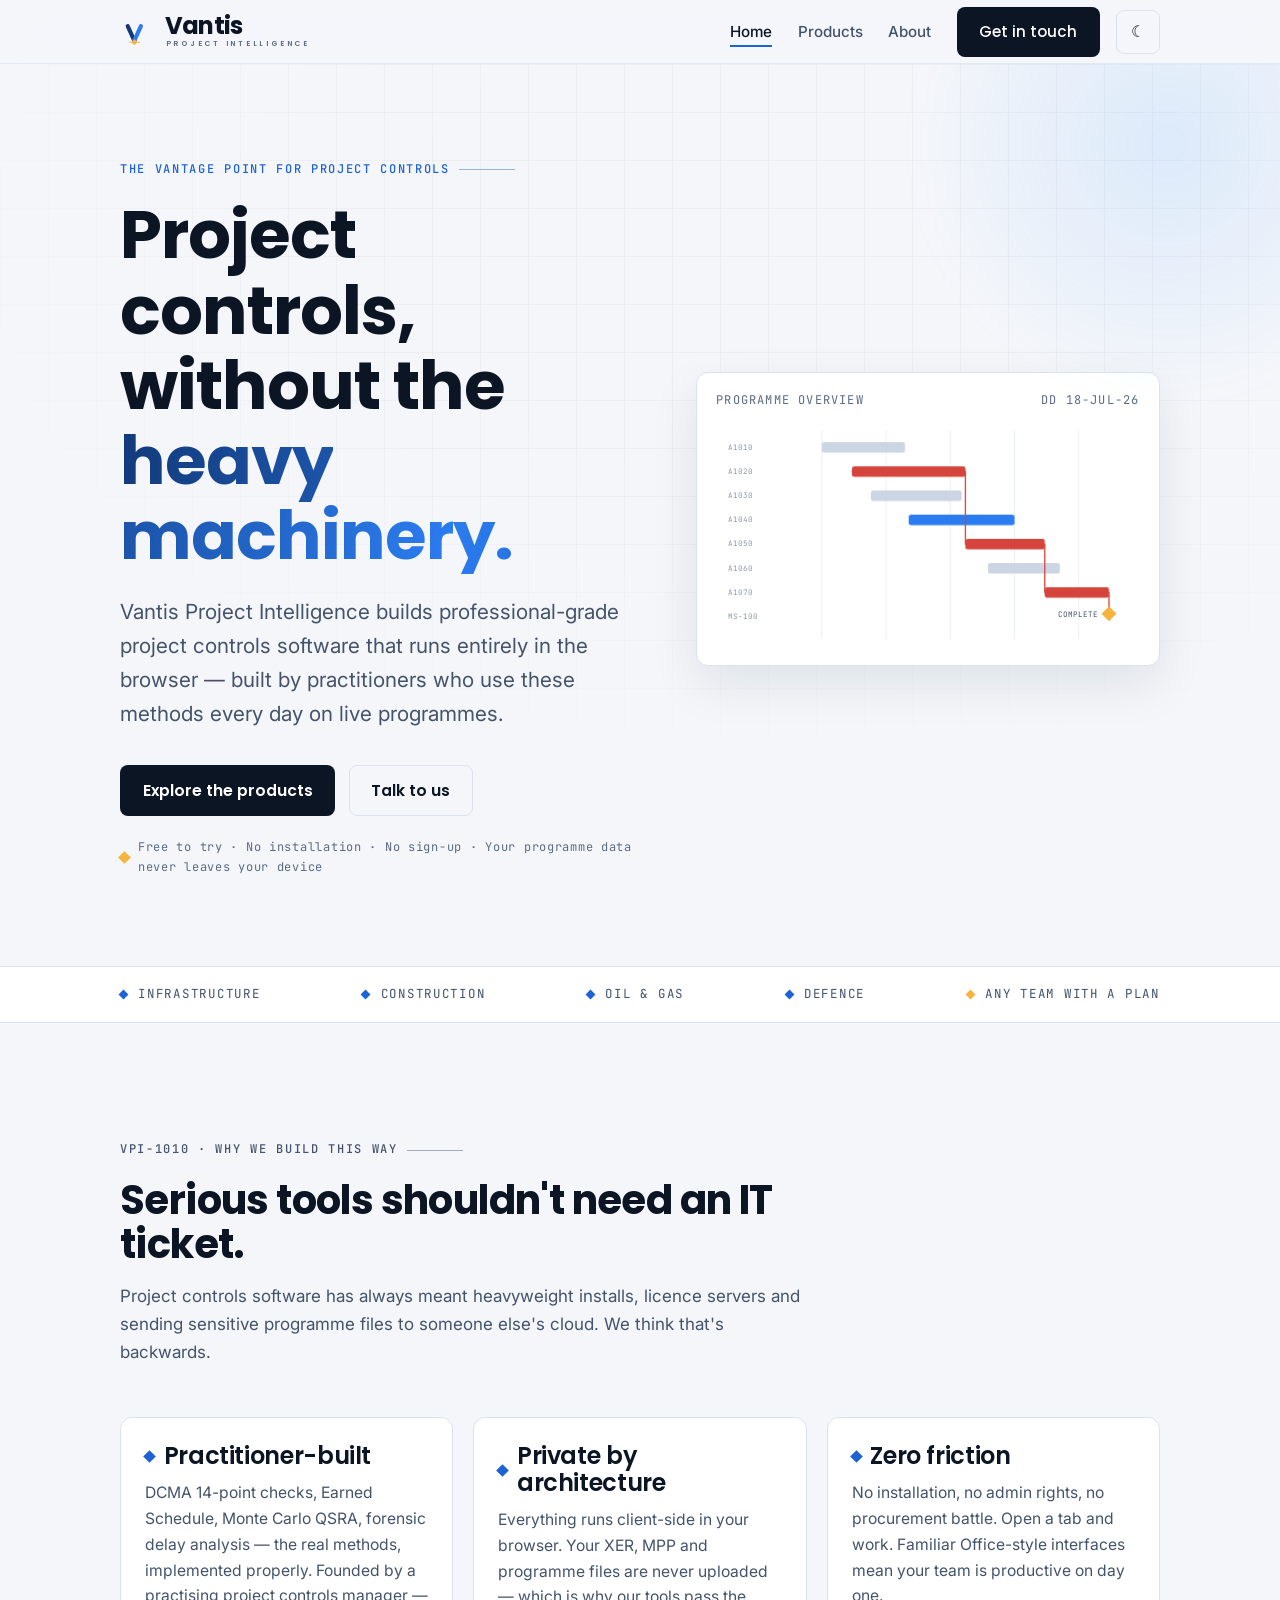
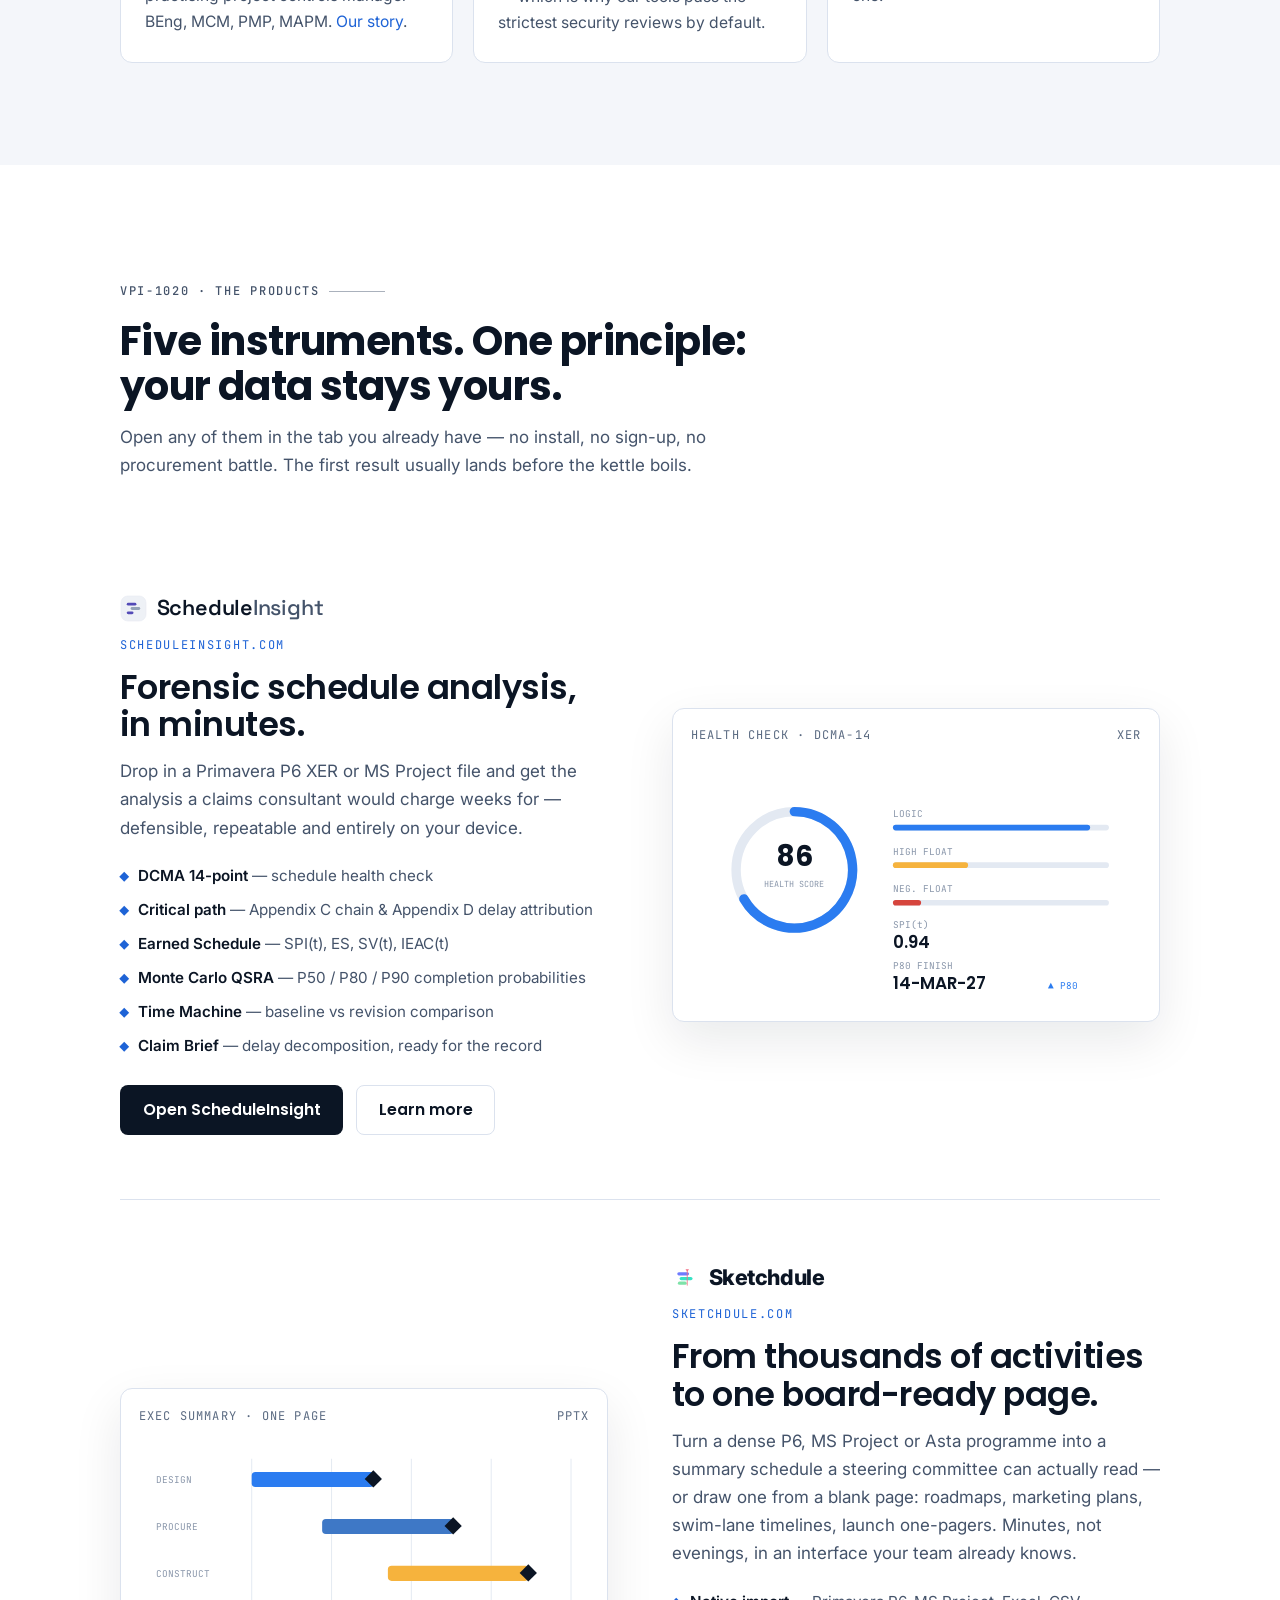
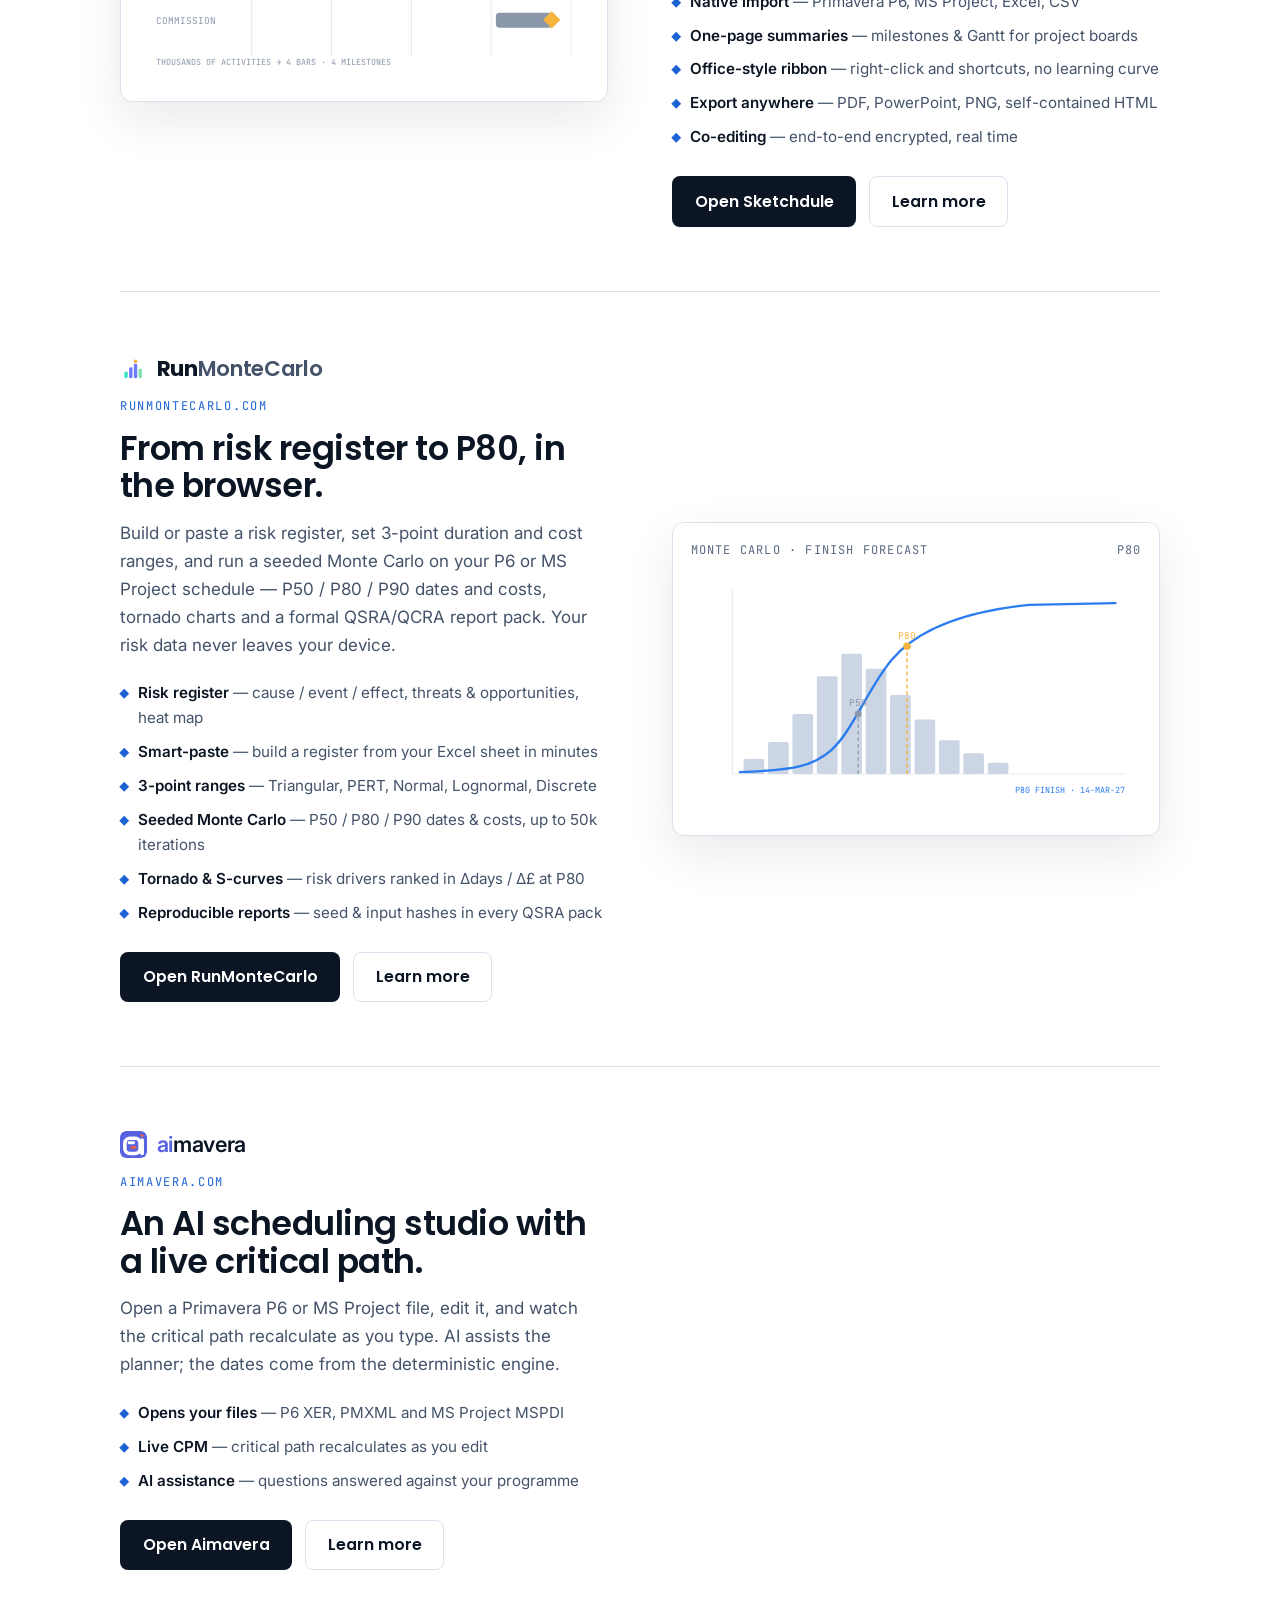
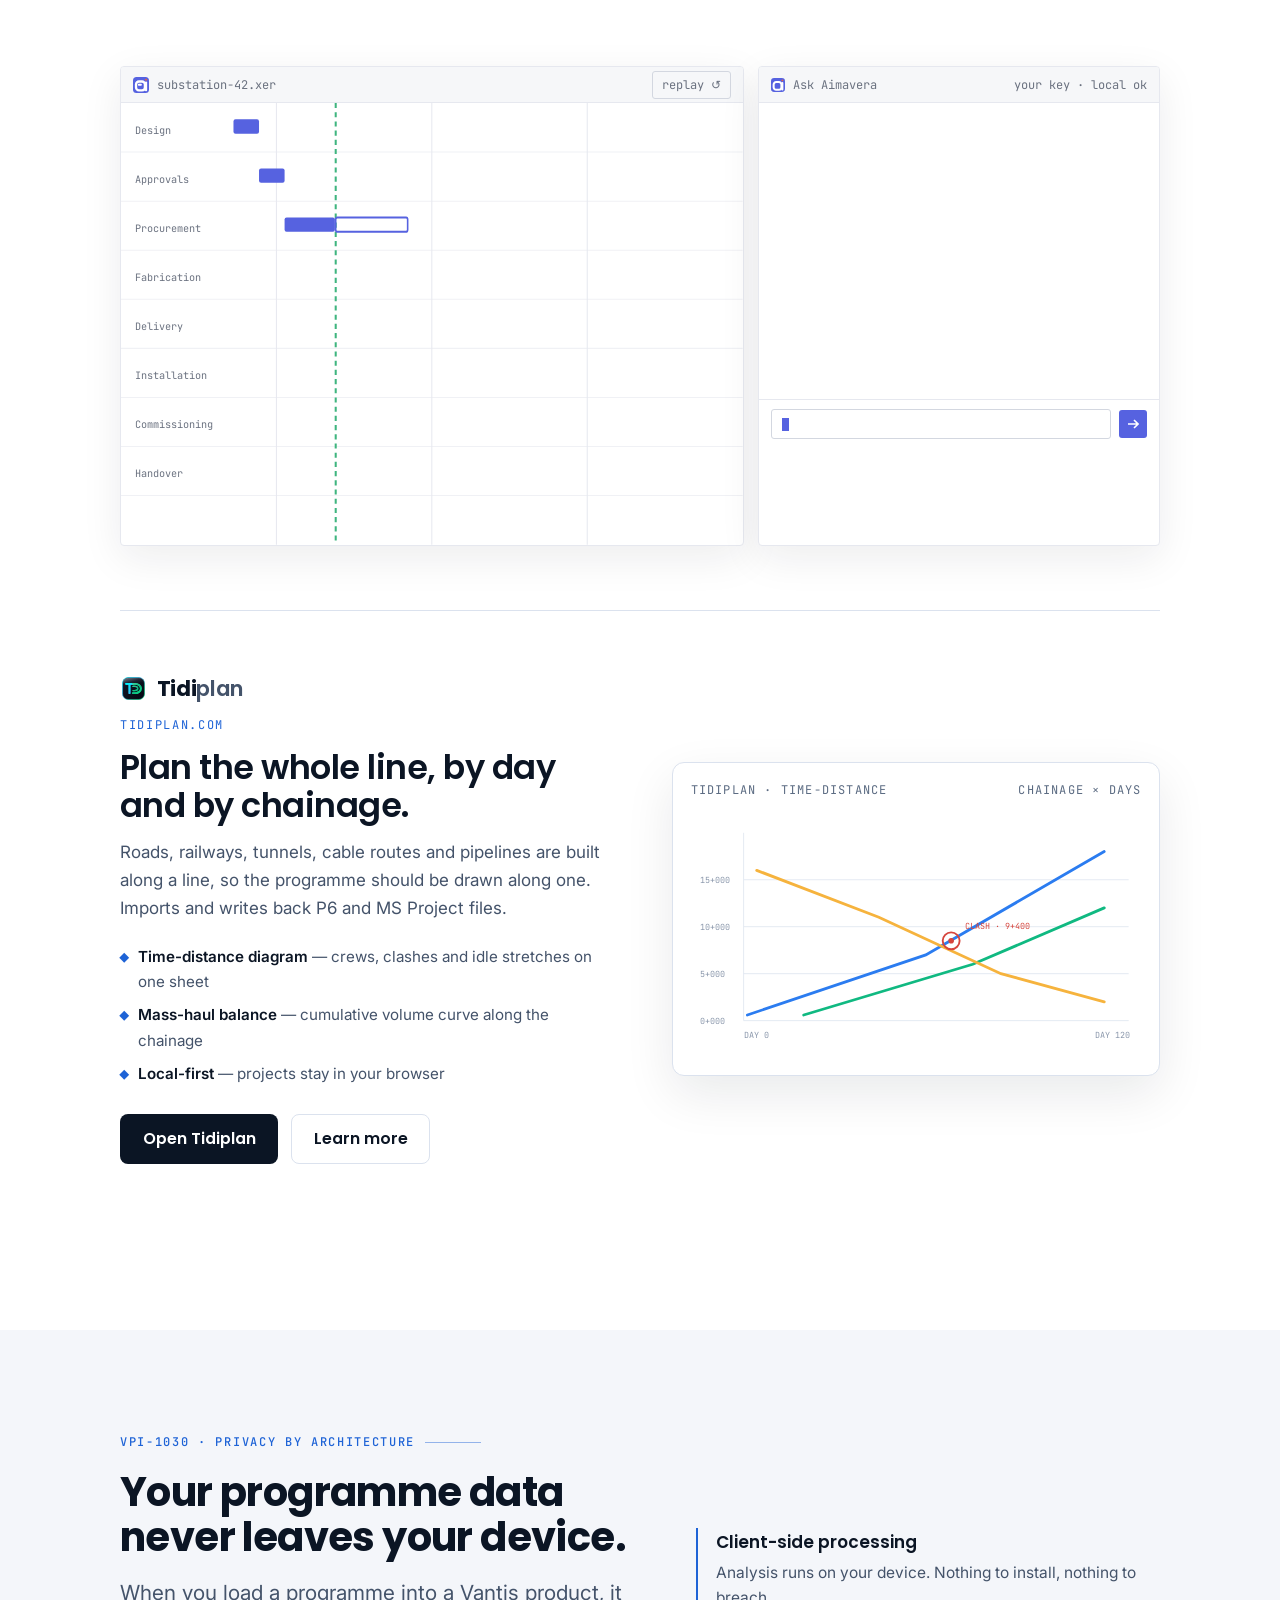
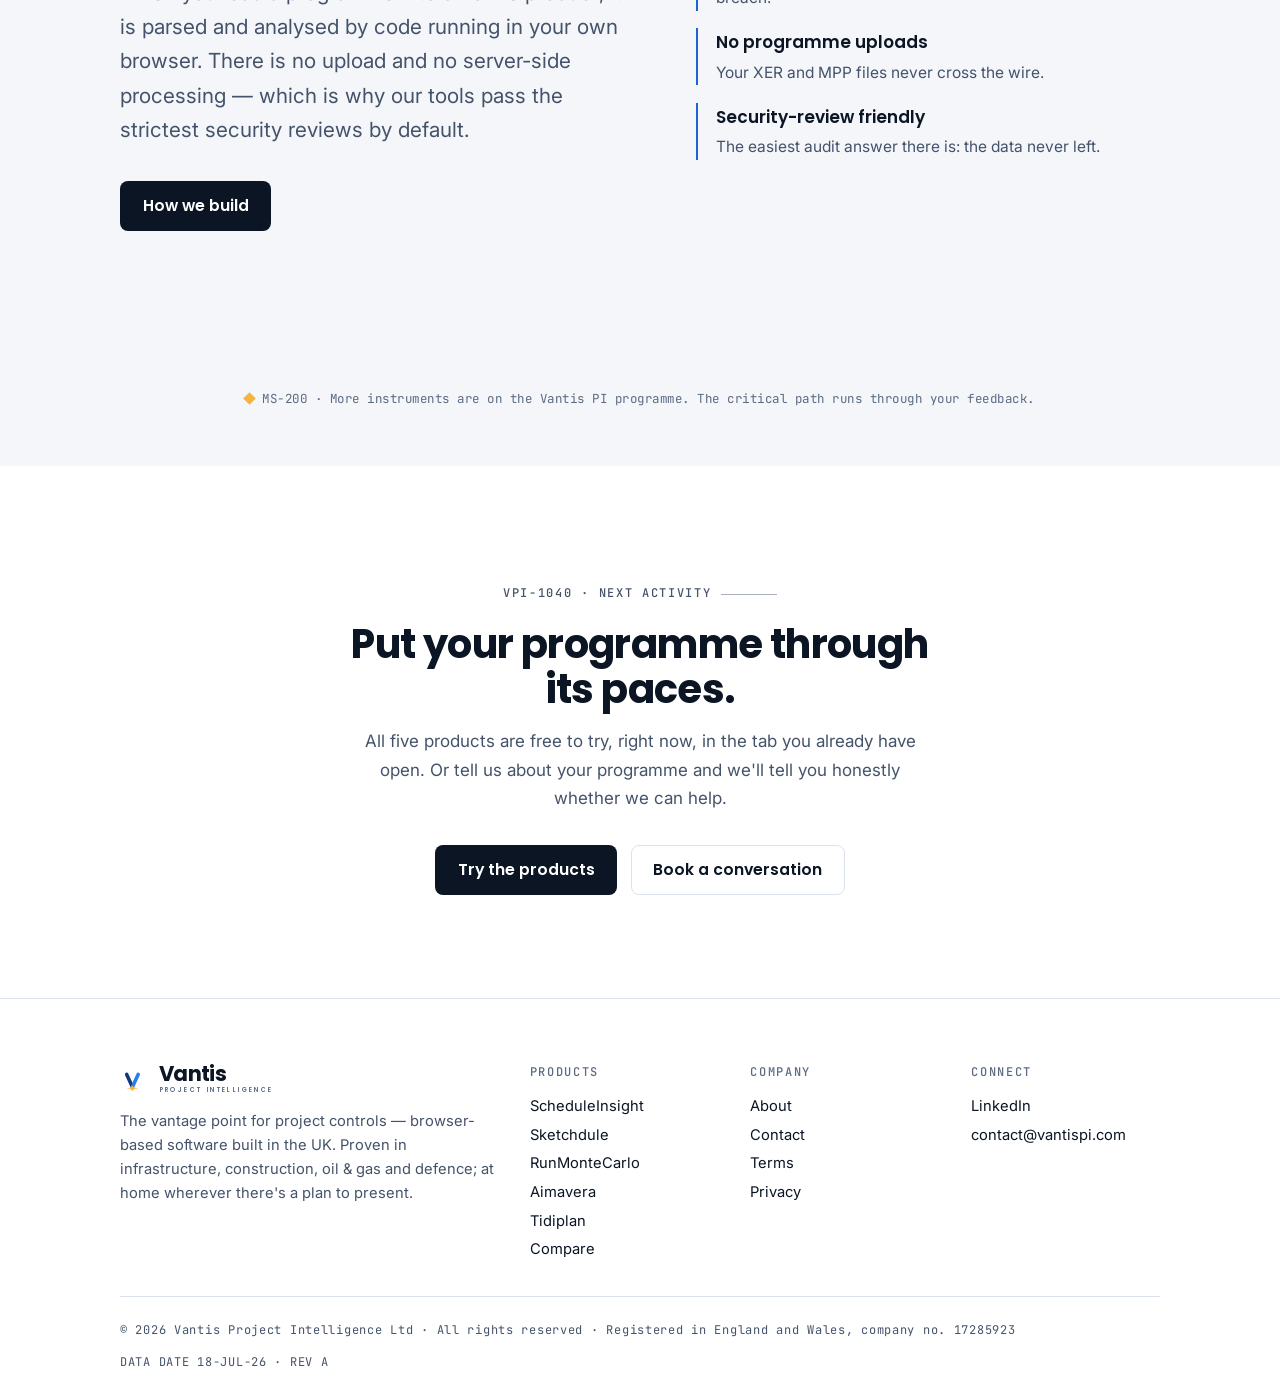
<file: index.html>
<!DOCTYPE html>
<html lang="en-GB">
<head>
  <meta charset="UTF-8">
  <meta name="viewport" content="width=device-width, initial-scale=1.0">
  <script>(function(){try{var t=localStorage.getItem("vpi-theme")||(matchMedia("(prefers-color-scheme: dark)").matches?"dark":"light");document.documentElement.setAttribute("data-theme",t);}catch(e){}})();</script>
  <meta name="theme-color" content="#f4f6fa" media="(prefers-color-scheme: light)">
  <meta name="theme-color" content="#0b1524" media="(prefers-color-scheme: dark)">
  <title>Vantis Project Intelligence — Project controls software &amp; consultancy, in the browser</title>
  <meta name="description" content="Vantis PI builds browser-based planning and project controls software — ScheduleInsight for schedule analysis, Sketchdule for board-ready one-pagers, roadmaps and swim-lanes, and RunMonteCarlo for QSRA risk analysis. Free to try; your data never leaves your device.">
  <link rel="canonical" href="https://vantispi.com/">
  <link rel="icon" href="favicon.ico" sizes="32x32">
  <link rel="icon" type="image/svg+xml" href="assets/favicon.svg">
  <link rel="apple-touch-icon" href="assets/brand/apple-touch-icon-180.png">
  <meta property="og:type" content="website">
  <meta property="og:site_name" content="Vantis Project Intelligence">
  <meta property="og:title" content="Vantis Project Intelligence — Project controls, in the browser">
  <meta property="og:description" content="Professional-grade project controls software. No installation — and your programme data never leaves your device.">
  <meta property="og:url" content="https://vantispi.com/">
  <meta property="og:image" content="https://vantispi.com/assets/brand/og-image.png">
  <meta name="twitter:card" content="summary_large_image">
  <link rel="preconnect" href="https://fonts.googleapis.com">
  <link rel="preconnect" href="https://fonts.gstatic.com" crossorigin>
  <link href="https://fonts.googleapis.com/css2?family=Poppins:wght@500;600;700&family=Inter:wght@400;500;600;800&family=Space+Grotesk:wght@500;600&family=JetBrains+Mono:wght@400;500&display=swap" rel="stylesheet">
  <link rel="stylesheet" href="assets/style.css?v=7">
  <script type="application/ld+json">
  {
    "@context": "https://schema.org",
    "@type": "Organization",
    "name": "Vantis Project Intelligence",
    "url": "https://vantispi.com",
    "description": "UK company delivering browser-based project controls software for infrastructure, construction, oil & gas and defence.",
    "sameAs": ["https://scheduleinsight.com", "https://sketchdule.com", "https://runmontecarlo.com", "https://aimavera.com", "https://tidiplan.com"]
  }
  </script>
</head>
<body>

<header class="site-header">
  <div class="wrap">
    <a class="logo" href="index.html" aria-label="Vantis Project Intelligence — home">
      <svg class="logo-lockup" viewBox="58 42 764 138" aria-hidden="true"><g transform="translate(46,56)"><path d="M40 34 L64 86" fill="none" stroke="var(--arm1)" stroke-width="15" stroke-linecap="round"/><path d="M88 34 L64 86" fill="none" stroke="var(--arm2)" stroke-width="15" stroke-linecap="round"/><line x1="45" y1="92" x2="83" y2="92" stroke="#f6b33d" stroke-width="3.4" stroke-linecap="round" opacity="0.9"/><rect x="56" y="84" width="16" height="16" rx="2.8" transform="rotate(45 64 92)" fill="#f6b33d"/></g><text x="220" y="118" font-family="Poppins,'Segoe UI',sans-serif" font-size="88" font-weight="700" letter-spacing="-2.5" fill="var(--ink)">Vantis</text><text x="224" y="162" font-family="Poppins,'Segoe UI',sans-serif" font-size="26.5" font-weight="600" letter-spacing="10" fill="var(--ink-faint)">PROJECT INTELLIGENCE</text></svg>
    </a>
    <button class="nav-toggle" aria-expanded="false" aria-controls="site-nav">MENU</button>
    <nav class="site-nav" id="site-nav" aria-label="Main">
      <a href="index.html" aria-current="page">Home</a>
      <a href="products.html">Products</a>
      <a href="about.html">About</a>
      <a class="btn btn--primary" href="contact.html">Get in touch</a>
    </nav>
    <button class="theme-toggle" type="button" aria-label="Switch between light and dark theme">☾</button>
  </div>
</header>

<main>

  <!-- Hero -->
  <section class="hero">
    <div class="wrap hero-grid">
      <div>
        <p class="eyebrow rise">The vantage point for project controls</p>
        <h1 aria-label="Project controls, without the heavy machinery.">
          <span class="line-mask" aria-hidden="true"><span>Project controls,</span></span>
          <span class="line-mask" aria-hidden="true"><span>without the</span></span>
          <span class="line-mask" aria-hidden="true"><span><em class="accent-sweep" style="font-style:normal">heavy machinery.</em></span></span>
        </h1>
        <p class="lede rise rise-1">Vantis Project Intelligence builds professional-grade project controls software that runs entirely in the browser — built by practitioners who use these methods every day on live programmes.</p>
        <div class="hero-ctas rise rise-2">
          <a class="btn btn--primary" href="products.html">Explore the products</a>
          <a class="btn btn--ghost" href="contact.html">Talk to us</a>
        </div>
        <p class="hero-note rise rise-3"><span class="diamond diamond--amber" aria-hidden="true"></span> Free to try · No installation · No sign-up · Your programme data never leaves your device</p>
      </div>

      <figure class="gantt-fig" role="img" aria-label="Stylised programme schedule with a highlighted critical path leading to a completion milestone.">
        <figcaption aria-hidden="true"><span>PROGRAMME OVERVIEW</span><span>DD 18-JUL-26</span></figcaption>
        <svg viewBox="0 0 560 292" fill="none" aria-hidden="true">
          <g stroke="var(--fig-grid)" stroke-width="1">
            <line x1="140" y1="8" x2="140" y2="284"/><line x1="225" y1="8" x2="225" y2="284"/>
            <line x1="310" y1="8" x2="310" y2="284"/><line x1="395" y1="8" x2="395" y2="284"/>
            <line x1="480" y1="8" x2="480" y2="284"/>
          </g>
          <g font-family="JetBrains Mono, monospace" font-size="10" fill="var(--fig-label)">
            <text x="16" y="34">A1010</text><text x="16" y="66">A1020</text>
            <text x="16" y="98">A1030</text><text x="16" y="130">A1040</text>
            <text x="16" y="162">A1050</text><text x="16" y="194">A1060</text>
            <text x="16" y="226">A1070</text><text x="16" y="258">MS-100</text>
          </g>
          <g>
            <rect class="bar" x="140" y="24" width="110" height="14" rx="3" fill="var(--fig-bar)"/>
            <rect class="bar" x="180" y="56" width="150" height="14" rx="3" fill="#d6453d" style="animation-delay:120ms"/>
            <rect class="bar" x="205" y="88" width="120" height="14" rx="3" fill="var(--fig-bar)" style="animation-delay:240ms"/>
            <rect class="bar" x="255" y="120" width="140" height="14" rx="3" fill="#2b7cf0" style="animation-delay:360ms"/>
            <rect class="bar" x="330" y="152" width="105" height="14" rx="3" fill="#d6453d" style="animation-delay:480ms"/>
            <rect class="bar" x="360" y="184" width="95" height="14" rx="3" fill="var(--fig-bar)" style="animation-delay:600ms"/>
            <rect class="bar" x="435" y="216" width="85" height="14" rx="3" fill="#d6453d" style="animation-delay:720ms"/>
          </g>
          <path class="crit-line" d="M180 63 L330 63 L330 159 L435 159 L435 223 L520 223 L520 251"
                stroke="#d6453d" stroke-width="1.75" stroke-linecap="round"/>
          <g class="crit-ms">
            <rect x="513" y="244" width="14" height="14" transform="rotate(45 520 251)" fill="#f6b33d"/>
            <text x="452" y="256" font-family="JetBrains Mono, monospace" font-size="10" fill="var(--fig-text)">COMPLETE</text>
          </g>
        </svg>
      </figure>
    </div>
  </section>

  <!-- Sector strip -->
  <div class="sector-strip" aria-label="Sectors served">
    <div class="wrap">
      <span><span class="diamond" aria-hidden="true"></span> Infrastructure</span>
      <span><span class="diamond" aria-hidden="true"></span> Construction</span>
      <span><span class="diamond" aria-hidden="true"></span> Oil &amp; Gas</span>
      <span><span class="diamond" aria-hidden="true"></span> Defence</span>
      <span><span class="diamond diamond--amber" aria-hidden="true"></span> Any team with a plan</span>
    </div>
  </div>

  <!-- Why the browser -->
  <section class="section">
    <div class="wrap">
      <div class="section-head reveal">
        <p class="eyebrow">VPI-1010 · Why we build this way</p>
        <h2>Serious tools shouldn't need an IT ticket.</h2>
        <p>Project controls software has always meant heavyweight installs, licence servers and sending sensitive programme files to someone else's cloud. We think that's backwards.</p>
      </div>
      <div class="grid-3">
        <div class="card reveal">
          <h3><span class="diamond" aria-hidden="true"></span>Practitioner-built</h3>
          <p>DCMA 14-point checks, Earned Schedule, Monte Carlo QSRA, forensic delay analysis — the real methods, implemented properly. Founded by a practising project controls manager — BEng, MCM, PMP, MAPM. <a href="about.html">Our story</a>.</p>
        </div>
        <div class="card reveal">
          <h3><span class="diamond" aria-hidden="true"></span>Private by architecture</h3>
          <p>Everything runs client-side in your browser. Your XER, MPP and programme files are never uploaded — which is why our tools pass the strictest security reviews by default.</p>
        </div>
        <div class="card reveal">
          <h3><span class="diamond" aria-hidden="true"></span>Zero friction</h3>
          <p>No installation, no admin rights, no procurement battle. Open a tab and work. Familiar Office-style interfaces mean your team is productive on day one.</p>
        </div>
      </div>
    </div>
  </section>

  <!-- Products (dark) -->
  <section class="section on-dark">
    <div class="wrap">
      <div class="section-head reveal">
        <p class="eyebrow">VPI-1020 · The products</p>
        <h2>Five instruments. One principle: your data stays yours.</h2>
        <p>Open any of them in the tab you already have — no install, no sign-up, no procurement battle. The first result usually lands before the kettle boils.</p>
      </div>

      <article class="product-panel">
        <div class="reveal">
          <a class="product-brand" href="https://scheduleinsight.com" rel="noopener" aria-label="Open ScheduleInsight"><svg class="pb-mark pb-mark--si" width="27" height="27" viewBox="0 0 56 56" aria-hidden="true"><rect x="2" y="2" width="52" height="52" rx="14" fill="var(--mk-tile, #eef1f6)" stroke="var(--mk-stroke, #e4e7ef)"/><rect x="14" y="16" width="20" height="6" rx="3" fill="var(--mk-barA, #534ab7)"/><rect x="22" y="25" width="20" height="6" rx="3" fill="var(--mk-barB, #94a3b8)"/><rect x="14" y="34" width="14" height="6" rx="3" fill="var(--mk-barA, #534ab7)"/></svg><span class="pb-name pb-name--si">Schedule<span>Insight</span></span></a>
          <p class="product-kicker">scheduleinsight.com</p>
          <h3>Forensic schedule analysis, in minutes.</h3>
          <p class="desc">Drop in a Primavera P6 XER or MS Project file and get the analysis a claims consultant would charge weeks for — defensible, repeatable and entirely on your device.</p>
          <ul class="feature-list">
            <li><span class="diamond" aria-hidden="true"></span><span><strong>DCMA 14-point</strong> — schedule health check</span></li>
            <li><span class="diamond" aria-hidden="true"></span><span><strong>Critical path</strong> — Appendix C chain &amp; Appendix D delay attribution</span></li>
            <li><span class="diamond" aria-hidden="true"></span><span><strong>Earned Schedule</strong> — SPI(t), ES, SV(t), IEAC(t)</span></li>
            <li><span class="diamond" aria-hidden="true"></span><span><strong>Monte Carlo QSRA</strong> — P50 / P80 / P90 completion probabilities</span></li>
            <li><span class="diamond" aria-hidden="true"></span><span><strong>Time Machine</strong> — baseline vs revision comparison</span></li>
            <li><span class="diamond" aria-hidden="true"></span><span><strong>Claim Brief</strong> — delay decomposition, ready for the record</span></li>
          </ul>
          <div class="product-ctas">
            <a class="btn btn--primary" href="https://scheduleinsight.com" rel="noopener">Open ScheduleInsight</a>
            <a class="btn btn--ghost" href="products.html#scheduleinsight">Learn more</a>
          </div>
        </div>
        <figure class="product-media reveal" role="img" aria-label="Stylised schedule health report showing a DCMA score dial and metric readouts.">
          <figcaption aria-hidden="true"><span>HEALTH CHECK · DCMA-14</span><span>XER</span></figcaption>
          <svg viewBox="0 0 480 260" fill="none" aria-hidden="true">
            <circle cx="110" cy="118" r="62" stroke="var(--fig-grid)" stroke-width="10"/>
            <path d="M110 56 a62 62 0 1 1 -53.7 92.9" stroke="var(--fig-accent)" stroke-width="10" stroke-linecap="round"/>
            <text x="110" y="114" text-anchor="middle" font-family="Poppins, sans-serif" font-size="30" font-weight="700" fill="var(--fig-strong)">86</text>
            <text x="110" y="136" text-anchor="middle" font-family="JetBrains Mono, monospace" font-size="9" fill="var(--fig-label)">HEALTH SCORE</text>
            <g font-family="JetBrains Mono, monospace" font-size="10" fill="var(--fig-label)">
              <text x="215" y="62">LOGIC</text><text x="215" y="102">HIGH FLOAT</text>
              <text x="215" y="142">NEG. FLOAT</text><text x="215" y="180">SPI(t)</text><text x="215" y="224">P80 FINISH</text>
            </g>
            <g>
              <rect x="215" y="70" width="230" height="6" rx="3" fill="var(--fig-grid)"/><rect x="215" y="70" width="210" height="6" rx="3" fill="var(--fig-accent)"/>
              <rect x="215" y="110" width="230" height="6" rx="3" fill="var(--fig-grid)"/><rect x="215" y="110" width="80" height="6" rx="3" fill="#f6b33d"/>
              <rect x="215" y="150" width="230" height="6" rx="3" fill="var(--fig-grid)"/><rect x="215" y="150" width="30" height="6" rx="3" fill="#d6453d"/>
            </g>
            <text x="215" y="201" font-family="Poppins, sans-serif" font-size="18" font-weight="600" fill="var(--fig-strong)">0.94</text>
            <text x="215" y="245" font-family="Poppins, sans-serif" font-size="18" font-weight="600" fill="var(--fig-strong)">14-MAR-27</text>
            <text x="380" y="245" font-family="JetBrains Mono, monospace" font-size="10" fill="var(--fig-accent)">▲ P80</text>
          </svg>
        </figure>
      </article>

      <article class="product-panel flip">
        <div class="reveal">
          <a class="product-brand" href="https://sketchdule.com" rel="noopener" aria-label="Open Sketchdule"><svg class="pb-mark" width="27" height="27" viewBox="0 0 40 40" aria-hidden="true"><rect x="7.83" y="12.17" width="17.4" height="4.78" rx="2.39" fill="#6E7BFF"/><rect x="11.3" y="19.13" width="19.13" height="4.78" rx="2.39" fill="#37E2C5"/><rect x="8.7" y="26.09" width="13.04" height="4.78" rx="2.39" fill="#7EE2A8"/><path d="M20.0 7.83 L25.22 7.83 L22.6 11.3 Z" fill="#F26D85"/><rect x="21.9" y="9.57" width="1.22" height="22.6" rx="0.61" fill="#F26D85"/></svg><span class="pb-name pb-name--sk">Sketchdule</span></a>
          <p class="product-kicker">sketchdule.com</p>
          <h3>From thousands of activities to one board-ready page.</h3>
          <p class="desc">Turn a dense P6, MS Project or Asta programme into a summary schedule a steering committee can actually read — or draw one from a blank page: roadmaps, marketing plans, swim-lane timelines, launch one-pagers. Minutes, not evenings, in an interface your team already knows.</p>
          <ul class="feature-list">
            <li><span class="diamond" aria-hidden="true"></span><span><strong>Native import</strong> — Primavera P6, MS Project, Excel, CSV</span></li>
            <li><span class="diamond" aria-hidden="true"></span><span><strong>One-page summaries</strong> — milestones &amp; Gantt for project boards</span></li>
            <li><span class="diamond" aria-hidden="true"></span><span><strong>Office-style ribbon</strong> — right-click and shortcuts, no learning curve</span></li>
            <li><span class="diamond" aria-hidden="true"></span><span><strong>Export anywhere</strong> — PDF, PowerPoint, PNG, self-contained HTML</span></li>
            <li><span class="diamond" aria-hidden="true"></span><span><strong>Co-editing</strong> — end-to-end encrypted, real time</span></li>
          </ul>
          <div class="product-ctas">
            <a class="btn btn--primary" href="https://sketchdule.com" rel="noopener">Open Sketchdule</a>
            <a class="btn btn--ghost" href="products.html#sketchdule">Learn more</a>
          </div>
        </div>
        <figure class="product-media reveal" role="img" aria-label="Stylised one-page summary schedule with phase bars and milestone diamonds.">
          <figcaption aria-hidden="true"><span>EXEC SUMMARY · ONE PAGE</span><span>PPTX</span></figcaption>
          <svg viewBox="0 0 480 260" fill="none" aria-hidden="true">
            <g font-family="JetBrains Mono, monospace" font-size="10" fill="var(--fig-label)">
              <text x="18" y="46">DESIGN</text><text x="18" y="96">PROCURE</text>
              <text x="18" y="146">CONSTRUCT</text><text x="18" y="196">COMMISSION</text>
            </g>
            <g stroke="var(--fig-grid)" stroke-width="1">
              <line x1="120" y1="20" x2="120" y2="230"/><line x1="205" y1="20" x2="205" y2="230"/>
              <line x1="290" y1="20" x2="290" y2="230"/><line x1="375" y1="20" x2="375" y2="230"/><line x1="460" y1="20" x2="460" y2="230"/>
            </g>
            <rect x="120" y="34" width="130" height="16" rx="4" fill="var(--fig-accent)"/>
            <rect x="195" y="84" width="140" height="16" rx="4" fill="#3e78c6"/>
            <rect x="265" y="134" width="150" height="16" rx="4" fill="#f6b33d"/>
            <rect x="380" y="184" width="60" height="16" rx="4" fill="var(--fig-label)"/>
            <g>
              <rect x="243" y="35" width="13" height="13" transform="rotate(45 249.5 41.5)" fill="var(--fig-strong)"/>
              <rect x="328" y="85" width="13" height="13" transform="rotate(45 334.5 91.5)" fill="var(--fig-strong)"/>
              <rect x="408" y="135" width="13" height="13" transform="rotate(45 414.5 141.5)" fill="var(--fig-strong)"/>
              <rect x="433" y="185" width="13" height="13" transform="rotate(45 439.5 191.5)" fill="#f6b33d"/>
            </g>
            <text x="18" y="240" font-family="JetBrains Mono, monospace" font-size="9" fill="var(--fig-label)">THOUSANDS OF ACTIVITIES → 4 BARS · 4 MILESTONES</text>
          </svg>
        </figure>
      </article>

      <article class="product-panel">
        <div class="reveal">
          <a class="product-brand" href="https://runmontecarlo.com" rel="noopener" aria-label="Open RunMonteCarlo"><svg class="pb-mark" width="27" height="27" viewBox="0 0 40 40" aria-hidden="true"><rect x="6.5" y="23" width="5" height="10" rx="2.2" fill="#37E2C5"/><rect x="13.5" y="16.5" width="5" height="16.5" rx="2.2" fill="#6E7BFF"/><rect x="20.5" y="11.5" width="5" height="21.5" rx="2.2" fill="#6E7BFF"/><rect x="27.5" y="19" width="5" height="14" rx="2.2" fill="#7EE2A8"/><circle cx="23" cy="8" r="2.7" fill="#F6B33D"/></svg><span class="pb-name pb-name--rmc">Run<span>MonteCarlo</span></span></a>
          <p class="product-kicker">runmontecarlo.com</p>
          <h3>From risk register to P80, in the browser.</h3>
          <p class="desc">Build or paste a risk register, set 3-point duration and cost ranges, and run a seeded Monte Carlo on your P6 or MS Project schedule — P50 / P80 / P90 dates and costs, tornado charts and a formal QSRA/QCRA report pack. Your risk data never leaves your device.</p>
          <ul class="feature-list">
            <li><span class="diamond" aria-hidden="true"></span><span><strong>Risk register</strong> — cause / event / effect, threats &amp; opportunities, heat map</span></li>
            <li><span class="diamond" aria-hidden="true"></span><span><strong>Smart-paste</strong> — build a register from your Excel sheet in minutes</span></li>
            <li><span class="diamond" aria-hidden="true"></span><span><strong>3-point ranges</strong> — Triangular, PERT, Normal, Lognormal, Discrete</span></li>
            <li><span class="diamond" aria-hidden="true"></span><span><strong>Seeded Monte Carlo</strong> — P50 / P80 / P90 dates &amp; costs, up to 50k iterations</span></li>
            <li><span class="diamond" aria-hidden="true"></span><span><strong>Tornado &amp; S-curves</strong> — risk drivers ranked in Δdays / Δ£ at P80</span></li>
            <li><span class="diamond" aria-hidden="true"></span><span><strong>Reproducible reports</strong> — seed &amp; input hashes in every QSRA pack</span></li>
          </ul>
          <div class="product-ctas">
            <a class="btn btn--primary" href="https://runmontecarlo.com" rel="noopener">Open RunMonteCarlo</a>
            <a class="btn btn--ghost" href="products.html#runmontecarlo">Learn more</a>
          </div>
        </div>
        <figure class="product-media reveal" role="img" aria-label="Stylised Monte Carlo finish-date forecast: a histogram overlaid with a cumulative S-curve and P50 and P80 confidence markers.">
          <figcaption aria-hidden="true"><span>MONTE CARLO · FINISH FORECAST</span><span>P80</span></figcaption>
          <svg viewBox="0 0 480 260" fill="none" aria-hidden="true">
            <g stroke="var(--fig-grid)" stroke-width="1">
              <line x1="44" y1="18" x2="44" y2="214"/><line x1="44" y1="214" x2="462" y2="214"/>
            </g>
            <g fill="var(--fig-bar)">
              <rect x="56" y="198" width="22" height="16" rx="2"/>
              <rect x="82" y="180" width="22" height="34" rx="2"/>
              <rect x="108" y="150" width="22" height="64" rx="2"/>
              <rect x="134" y="110" width="22" height="104" rx="2"/>
              <rect x="160" y="86" width="22" height="128" rx="2"/>
              <rect x="186" y="102" width="22" height="112" rx="2"/>
              <rect x="212" y="130" width="22" height="84" rx="2"/>
              <rect x="238" y="156" width="22" height="58" rx="2"/>
              <rect x="264" y="178" width="22" height="36" rx="2"/>
              <rect x="290" y="192" width="22" height="22" rx="2"/>
              <rect x="316" y="202" width="22" height="12" rx="2"/>
            </g>
            <path d="M52 212 C110 210 130 206 150 188 C172 168 190 120 214 92 C245 56 300 40 360 34 L452 32" stroke="var(--fig-accent)" stroke-width="2.5" stroke-linecap="round"/>
            <line x1="178" y1="214" x2="178" y2="150" stroke="var(--fig-label)" stroke-width="1.25" stroke-dasharray="4 3"/>
            <circle cx="178" cy="150" r="3.5" fill="var(--fig-label)"/>
            <text x="178" y="142" text-anchor="middle" font-family="JetBrains Mono, monospace" font-size="10" fill="var(--fig-label)">P50</text>
            <line x1="230" y1="214" x2="230" y2="78" stroke="#f6b33d" stroke-width="1.5" stroke-dasharray="4 3"/>
            <circle cx="230" cy="78" r="4" fill="#f6b33d"/>
            <text x="230" y="70" text-anchor="middle" font-family="JetBrains Mono, monospace" font-size="10" fill="#f6b33d">P80</text>
            <text x="462" y="234" text-anchor="end" font-family="JetBrains Mono, monospace" font-size="9" fill="var(--fig-accent)">P80 FINISH · 14-MAR-27</text>
          </svg>
        </figure>
      </article>

      <article class="product-panel flip">
        <div class="reveal">
          <a class="product-brand" href="https://aimavera.com" rel="noopener" aria-label="Open Aimavera"><img class="pb-mark" src="assets/brand/aimavera-mark.svg" width="27" height="27" alt="" aria-hidden="true"><span class="pb-name pb-name--aim"><b>ai</b>mavera</span></a>
          <p class="product-kicker">aimavera.com</p>
          <h3>An AI scheduling studio with a live critical path.</h3>
          <p class="desc">Open a Primavera P6 or MS Project file, edit it, and watch the critical path recalculate as you type. AI assists the planner; the dates come from the deterministic engine.</p>
          <ul class="feature-list">
            <li><span class="diamond" aria-hidden="true"></span><span><strong>Opens your files</strong> — P6 XER, PMXML and MS Project MSPDI</span></li>
            <li><span class="diamond" aria-hidden="true"></span><span><strong>Live CPM</strong> — critical path recalculates as you edit</span></li>
            <li><span class="diamond" aria-hidden="true"></span><span><strong>AI assistance</strong> — questions answered against your programme</span></li>
          </ul>
          <div class="product-ctas">
            <a class="btn btn--primary" href="https://aimavera.com" rel="noopener">Open Aimavera</a>
            <a class="btn btn--ghost" href="products.html#aimavera">Learn more</a>
          </div>
        </div>
        <div class="am-demo" id="amDemo">
  <div class="demo2">
    <div class="plot rv" id="plotCard">
      <div class="bar-head">
        <svg width="16" height="16" viewBox="0 0 1024 1024" aria-hidden="true">
          <rect width="1024" height="1024" rx="230" fill="var(--a-acc)"/>
          <rect x="193.2" y="286.4" width="568.5" height="568.5" rx="185.4" fill="none" stroke="var(--a-paper)" stroke-width="148.3"/>
          <rect x="761.6" y="286.4" width="143.4" height="630.3" rx="71.7" fill="var(--a-paper)"/>
          <polygon points="833.3,95 913,174.7 833.3,254.4 753.6,174.7" fill="#E5604A"/>
          <rect x="309.3" y="437.2" width="259.5" height="123.6" rx="61.8" fill="var(--a-paper)"/>
        </svg>
        substation-42.xer
        <span class="grow"></span>
        <button id="revealReplay" type="button" title="Play the sequence again" hidden>replay ↺</button>
      </div>
      <svg viewBox="0 0 608 432" aria-label="A schedule the AI edits live: pushing procurement extends its remaining work from the data date and moves the downstream bars and milestone; then overlapping installation with delivery on paired start-to-start and finish-to-finish links recovers the slip and returns the handover milestone to its contract date">
        <g style="stroke: var(--a-grid);">
          <line x1="0" y1="48" x2="608" y2="48"/><line x1="0" y1="96" x2="608" y2="96"/>
          <line x1="0" y1="144" x2="608" y2="144"/><line x1="0" y1="192" x2="608" y2="192"/>
          <line x1="0" y1="240" x2="608" y2="240"/><line x1="0" y1="288" x2="608" y2="288"/>
          <line x1="0" y1="336" x2="608" y2="336"/><line x1="0" y1="384" x2="608" y2="384"/>
        </g>
        <g style="stroke: var(--a-rule);">
          <line x1="152" y1="0" x2="152" y2="432"/><line x1="304" y1="0" x2="304" y2="432"/>
          <line x1="456" y1="0" x2="456" y2="432"/>
        </g>
        <text x="14" y="30" font-family="JetBrains Mono, monospace" font-size="10" style="fill: var(--a-soft);">Design</text>
        <text x="14" y="78" font-family="JetBrains Mono, monospace" font-size="10" style="fill: var(--a-soft);">Approvals</text>
        <text x="14" y="126" font-family="JetBrains Mono, monospace" font-size="10" style="fill: var(--a-soft);">Procurement</text>
        <text x="14" y="174" font-family="JetBrains Mono, monospace" font-size="10" style="fill: var(--a-soft);">Fabrication</text>
        <text x="14" y="222" font-family="JetBrains Mono, monospace" font-size="10" style="fill: var(--a-soft);">Delivery</text>
        <text x="14" y="270" font-family="JetBrains Mono, monospace" font-size="10" style="fill: var(--a-soft);">Installation</text>
        <text x="14" y="318" font-family="JetBrains Mono, monospace" font-size="10" style="fill: var(--a-soft);">Commissioning</text>
        <text x="14" y="366" font-family="JetBrains Mono, monospace" font-size="10" style="fill: var(--a-soft);">Handover</text>

        <line id="ddLine" class="rv" x1="210" y1="0" x2="210" y2="432" stroke="#3FB57F" stroke-width="2" stroke-dasharray="5 4"/>

        <rect id="barDesign" class="rv" x="110" y="16" width="25" height="14" rx="2" style="fill: var(--a-acc);"/>
        <rect id="barAppr" class="rv" x="135" y="64" width="25" height="14" rx="2" style="fill: var(--a-acc);"/>
        <rect id="barProcA" class="rv" x="160" y="112" width="50" height="14" rx="2" style="fill: var(--a-acc);"/>
        <rect id="barProcR" class="rv" x="210" y="112" width="90" height="14" rx="2" fill="none" style="stroke: var(--a-acc);" stroke-width="1.5"/>
        <rect id="barFab" class="rv" x="300" y="160" width="80" height="14" rx="2" fill="#E5604A"/>
        <rect id="barDeliv" class="rv" x="380" y="208" width="30" height="14" rx="2" fill="#E5604A"/>
        <rect id="barInst" class="rv" x="410" y="256" width="60" height="14" rx="2" fill="#E5604A"/>
        <rect id="barComm" class="rv" x="470" y="304" width="40" height="14" rx="2" fill="#E5604A"/>
        <line id="floatTail" class="rv" x1="510" y1="311" x2="538" y2="311" stroke="#94A3B8" stroke-width="2"/>
        <path id="diamond" class="rv" d="M 544 349 L 554 359 L 544 369 L 534 359 Z" fill="#E5604A"/>
        <text id="slipTag" class="rv" x="560" y="338" text-anchor="middle" font-family="JetBrains Mono, monospace" font-size="10" font-weight="500">+4d</text>

        <g stroke="#E5604A" stroke-width="1.5" fill="none">
          <path id="linkPF" class="rv clink" d="M 300 119 L 308 119 L 308 167 L 300 167"/>
          <path id="linkFV" class="rv clink" d="M 380 167 L 388 167 L 388 215 L 380 215"/>
          <path id="linkVI" class="rv clink" d="M 410 215 L 418 215 L 418 263 L 410 263"/>
          <path id="linkIC" class="rv clink" d="M 470 263 L 478 263 L 478 311 L 470 311"/>
          <path id="linkIM" class="rv clink" d="M 510 311 L 544 311 L 544 349"/>
          <!-- the second edit: Installation goes SS off Fabrication, and the
               finish link shortens back. Both are the post-edit geometry, so
               they stay at opacity 0 until act 5 - and in the no-GSAP
               fallback, where the hero shows the schedule before any edit. -->
          <path id="linkVIss" d="M 420 215 L 412 215 L 412 263 L 434 263" opacity="0"/>
          <path id="linkVIff" d="M 450 215 L 458 215 L 458 240 L 494 240 L 494 263" opacity="0"/>
          <path id="linkIMb" d="M 534 311 L 544 311 L 544 349" opacity="0"/>
        </g>
        <path id="linkDA" class="rv" d="M 135 23 L 143 23 L 143 71 L 135 71" stroke-dasharray="3 3" style="stroke: var(--a-firm);" stroke-width="1.2" fill="none"/>
        <path id="linkAP" class="rv" d="M 160 71 L 168 71 L 168 119 L 160 119" stroke-dasharray="3 3" style="stroke: var(--a-firm);" stroke-width="1.2" fill="none"/>
      </svg>
    </div>

    <div class="chat rv" id="chatCard">
      <div class="head">
        <svg width="14" height="14" viewBox="0 0 1024 1024" aria-hidden="true">
          <rect width="1024" height="1024" rx="230" fill="var(--a-acc)"/>
          <rect x="193.2" y="286.4" width="568.5" height="568.5" rx="185.4" fill="none" stroke="var(--a-paper)" stroke-width="148.3"/>
          <rect x="761.6" y="286.4" width="143.4" height="630.3" rx="71.7" fill="var(--a-paper)"/>
          <polygon points="833.3,95 913,174.7 833.3,254.4 753.6,174.7" fill="#E5604A"/>
        </svg>
        Ask Aimavera
        <span class="grow"></span>
        your key · local ok
      </div>
      <div class="msgs" tabindex="0" role="region" aria-label="The assistant demo conversation">
        <div class="bubble ai rv" id="msgHello">Schedule loaded — 847 activities, critical path through Installation. Ask me anything.</div>
        <div class="bubble user rv" id="msgUser">push procurement two weeks</div>
        <div id="dots" class="rv"><i></i><i></i><i></i></div>
        <div class="bubble ai rv" id="msgReply">Procurement's remaining work +10 working days — actuals stay pinned. 8 activities move and the finish slips 4 days; commissioning's float absorbs the rest.<span class="meta">→ applied as a preview · one undo</span><span class="chipline">The engine validated 3 edits</span></div>
        <div class="bubble user rv" id="msgUser2">25 Jan is contractual. get it back without touching actuals</div>
        <div id="dots2" class="rv"><i></i><i></i><i></i></div>
        <div class="bubble ai rv" id="msgReply2">A pair of edits does it. Installation goes <b>SS +4d</b> off Delivery instead of FS — erection starts as the first skids land rather than waiting for the last, and the crews are independent from grid D on. I have closed it with <b>FF +11d</b>: an SS on its own leaves the successor's finish holding nothing, and the two ends drift. Handover returns to <b>25 Jan</b>; Design keeps 12d float. No actual date moved.<span class="meta">→ applied as a preview · one undo</span><span class="chipline">CPM re-ran · 2 edits validated · 0 rejected</span></div>
      </div>
      <div class="inputrow">
        <div class="inputbox"><span id="typed"></span><span id="caret"></span></div>
        <span class="send" aria-hidden="true">
          <svg width="12" height="12" viewBox="0 0 12 12" fill="none" stroke="#FFFFFF" stroke-width="1.6"><path d="M1 6 L11 6 M7 2 L11 6 L7 10"/></svg>
        </span>
      </div>
    </div>
</div>
      </article>

      <article class="product-panel">
        <div class="reveal">
          <a class="product-brand" href="https://tidiplan.com" rel="noopener" aria-label="Open Tidiplan"><img class="pb-mark" src="assets/brand/tidiplan-mark.svg" width="27" height="27" alt="" aria-hidden="true"><span class="pb-name pb-name--tid">Tidi<span>plan</span></span></a>
          <p class="product-kicker">tidiplan.com</p>
          <h3>Plan the whole line, by day and by chainage.</h3>
          <p class="desc">Roads, railways, tunnels, cable routes and pipelines are built along a line, so the programme should be drawn along one. Imports and writes back P6 and MS Project files.</p>
          <ul class="feature-list">
            <li><span class="diamond" aria-hidden="true"></span><span><strong>Time-distance diagram</strong> — crews, clashes and idle stretches on one sheet</span></li>
            <li><span class="diamond" aria-hidden="true"></span><span><strong>Mass-haul balance</strong> — cumulative volume curve along the chainage</span></li>
            <li><span class="diamond" aria-hidden="true"></span><span><strong>Local-first</strong> — projects stay in your browser</span></li>
          </ul>
          <div class="product-ctas">
            <a class="btn btn--primary" href="https://tidiplan.com" rel="noopener">Open Tidiplan</a>
            <a class="btn btn--ghost" href="products.html#tidiplan">Learn more</a>
          </div>
        </div>
        <figure class="product-media reveal" role="img" aria-label="Stylised time-distance diagram: crews drawn as sloping lines across time and chainage, with a clash marker where two crews meet.">
          <figcaption aria-hidden="true"><span>TIDIPLAN · TIME-DISTANCE</span><span>CHAINAGE × DAYS</span></figcaption>
          <svg viewBox="0 0 480 260" fill="none" aria-hidden="true">
            <g stroke="var(--fig-grid)" stroke-width="1">
              <line x1="56" y1="20" x2="56" y2="220"/><line x1="56" y1="220" x2="466" y2="220"/>
              <line x1="56" y1="70" x2="466" y2="70"/><line x1="56" y1="120" x2="466" y2="120"/><line x1="56" y1="170" x2="466" y2="170"/>
            </g>
            <g font-family="JetBrains Mono, monospace" font-size="9" fill="var(--fig-label)">
              <text x="10" y="224">0+000</text><text x="10" y="174">5+000</text><text x="10" y="124">10+000</text><text x="10" y="74">15+000</text>
              <text x="56" y="238">DAY 0</text><text x="430" y="238">DAY 120</text>
            </g>
            <path class="anim-line" style="--len:420;--d:0ms" d="M60 214 L250 150 L440 40" stroke="var(--fig-accent)" stroke-width="3" stroke-linecap="round"/>
            <path class="anim-line" style="--len:420;--d:300ms" d="M120 214 L300 160 L440 100" stroke="#10b981" stroke-width="3" stroke-linecap="round"/>
            <path class="anim-line" style="--len:420;--d:600ms" d="M70 60 L200 110 L330 170 L440 200" stroke="#f6b33d" stroke-width="3" stroke-linecap="round"/>
            <circle class="anim-pulse" cx="277" cy="135" r="9" stroke="#d6453d" stroke-width="2"/>
            <circle class="anim-pulse" cx="277" cy="135" r="3" fill="#d6453d"/>
            <text x="292" y="122" font-family="JetBrains Mono, monospace" font-size="9" fill="#d6453d">CLASH · 9+400</text>
          </svg>
        </figure>
      </article>
    </div>
  </section>

  <!-- Privacy teaser -->
  <section class="section">
    <div class="wrap hero-grid">
      <div class="reveal">
        <p class="eyebrow">VPI-1030 · Privacy by architecture</p>
        <h2>Your programme data never leaves your device.</h2>
        <p class="lede" style="margin-top:1rem">When you load a programme into a Vantis product, it is parsed and analysed by code running in your own browser. There is no upload and no server-side processing — which is why our tools pass the strictest security reviews by default.</p>
        <div class="hero-ctas">
          <a class="btn btn--primary" href="about.html">How we build</a>
        </div>
      </div>
      <div class="def-list reveal">
        <div><strong>Client-side processing</strong><p>Analysis runs on your device. Nothing to install, nothing to breach.</p></div>
        <div><strong>No programme uploads</strong><p>Your XER and MPP files never cross the wire.</p></div>
        <div><strong>Security-review friendly</strong><p>The easiest audit answer there is: the data never left.</p></div>
      </div>
    </div>
  </section>

  <!-- Roadmap note -->
  <section class="section--tight">
    <div class="wrap center reveal">
      <p class="mono-note"><span class="diamond diamond--amber" aria-hidden="true" style="margin-right:.5rem"></span>MS-200 · More instruments are on the Vantis PI programme. The critical path runs through your feedback.</p>
    </div>
  </section>

  <!-- CTA band -->
  <section class="section on-dark cta-band">
    <div class="wrap reveal">
      <p class="eyebrow" style="justify-content:center">VPI-1040 · Next activity</p>
      <h2>Put your programme through its paces.</h2>
      <p>All five products are free to try, right now, in the tab you already have open. Or tell us about your programme and we'll tell you honestly whether we can help.</p>
      <div class="hero-ctas">
        <a class="btn btn--primary" href="products.html">Try the products</a>
        <a class="btn btn--ghost" href="contact.html">Book a conversation</a>
      </div>
    </div>
  </section>

</main>

<footer class="site-footer">
  <div class="wrap">
    <div class="footer-grid">
      <div>
        <a class="logo" href="index.html"><svg class="logo-lockup" viewBox="58 42 764 138" aria-hidden="true"><g transform="translate(46,56)"><path d="M40 34 L64 86" fill="none" stroke="var(--arm1)" stroke-width="15" stroke-linecap="round"/><path d="M88 34 L64 86" fill="none" stroke="var(--arm2)" stroke-width="15" stroke-linecap="round"/><line x1="45" y1="92" x2="83" y2="92" stroke="#f6b33d" stroke-width="3.4" stroke-linecap="round" opacity="0.9"/><rect x="56" y="84" width="16" height="16" rx="2.8" transform="rotate(45 64 92)" fill="#f6b33d"/></g><text x="220" y="118" font-family="Poppins,'Segoe UI',sans-serif" font-size="88" font-weight="700" letter-spacing="-2.5" fill="var(--ink)">Vantis</text><text x="224" y="162" font-family="Poppins,'Segoe UI',sans-serif" font-size="26.5" font-weight="600" letter-spacing="10" fill="var(--ink-faint)">PROJECT INTELLIGENCE</text></svg></a>
        <p>The vantage point for project controls — browser-based software built in the UK. Proven in infrastructure, construction, oil &amp; gas and defence; at home wherever there's a plan to present.</p>
      </div>
      <div>
        <h4>Products</h4>
        <ul>
          <li><a href="https://scheduleinsight.com" rel="noopener">ScheduleInsight</a></li>
          <li><a href="https://sketchdule.com" rel="noopener">Sketchdule</a></li>
          <li><a href="https://runmontecarlo.com" rel="noopener">RunMonteCarlo</a></li>
          <li><a href="https://aimavera.com" rel="noopener">Aimavera</a></li>
          <li><a href="https://tidiplan.com" rel="noopener">Tidiplan</a></li>
          <li><a href="products.html">Compare</a></li>
        </ul>
      </div>
      <div>
        <h4>Company</h4>
        <ul>
          <li><a href="about.html">About</a></li>
          <li><a href="contact.html">Contact</a></li>
          <li><a href="terms.html">Terms</a></li>
          <li><a href="privacy.html">Privacy</a></li>
        </ul>
      </div>
      <div>
        <h4>Connect</h4>
        <ul>
          <li><a href="https://www.linkedin.com/company/vantis-project-intelligence/" rel="noopener">LinkedIn</a></li>
          <li><a href="mailto:contact@vantispi.com">contact@vantispi.com</a></li>
        </ul>
      </div>
    </div>
    <div class="footer-meta">
      <span>© 2026 Vantis Project Intelligence Ltd · All rights reserved · Registered in England and Wales, company no. 17285923</span>
      <span>DATA DATE 18-JUL-26 · REV A</span>
    </div>
  </div>
</footer>

<script src="assets/vendor/gsap.min.js" defer></script>
<script src="assets/vendor/TextPlugin.min.js" defer></script>
<script src="assets/aimavera-demo.js?v=2" defer></script>
<script src="assets/main.js?v=4" defer></script>
</body>
</html>
</file>
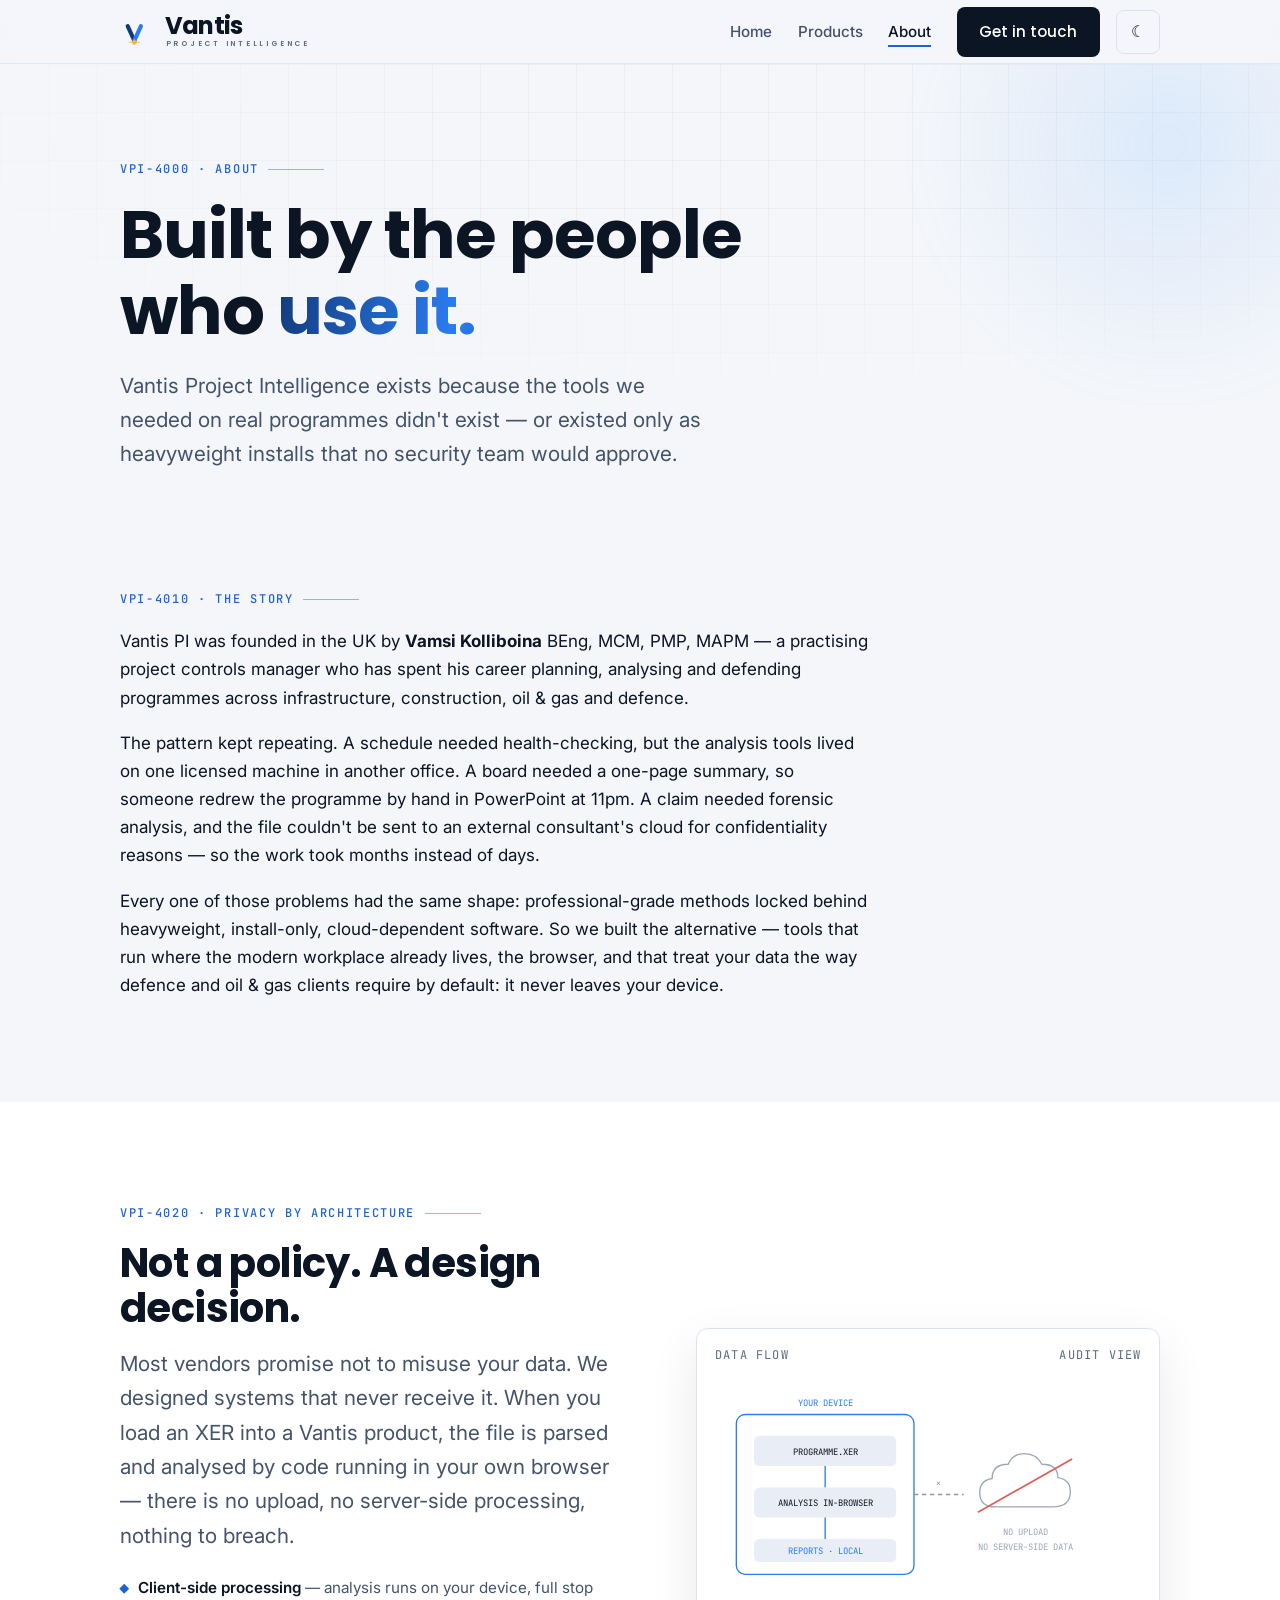
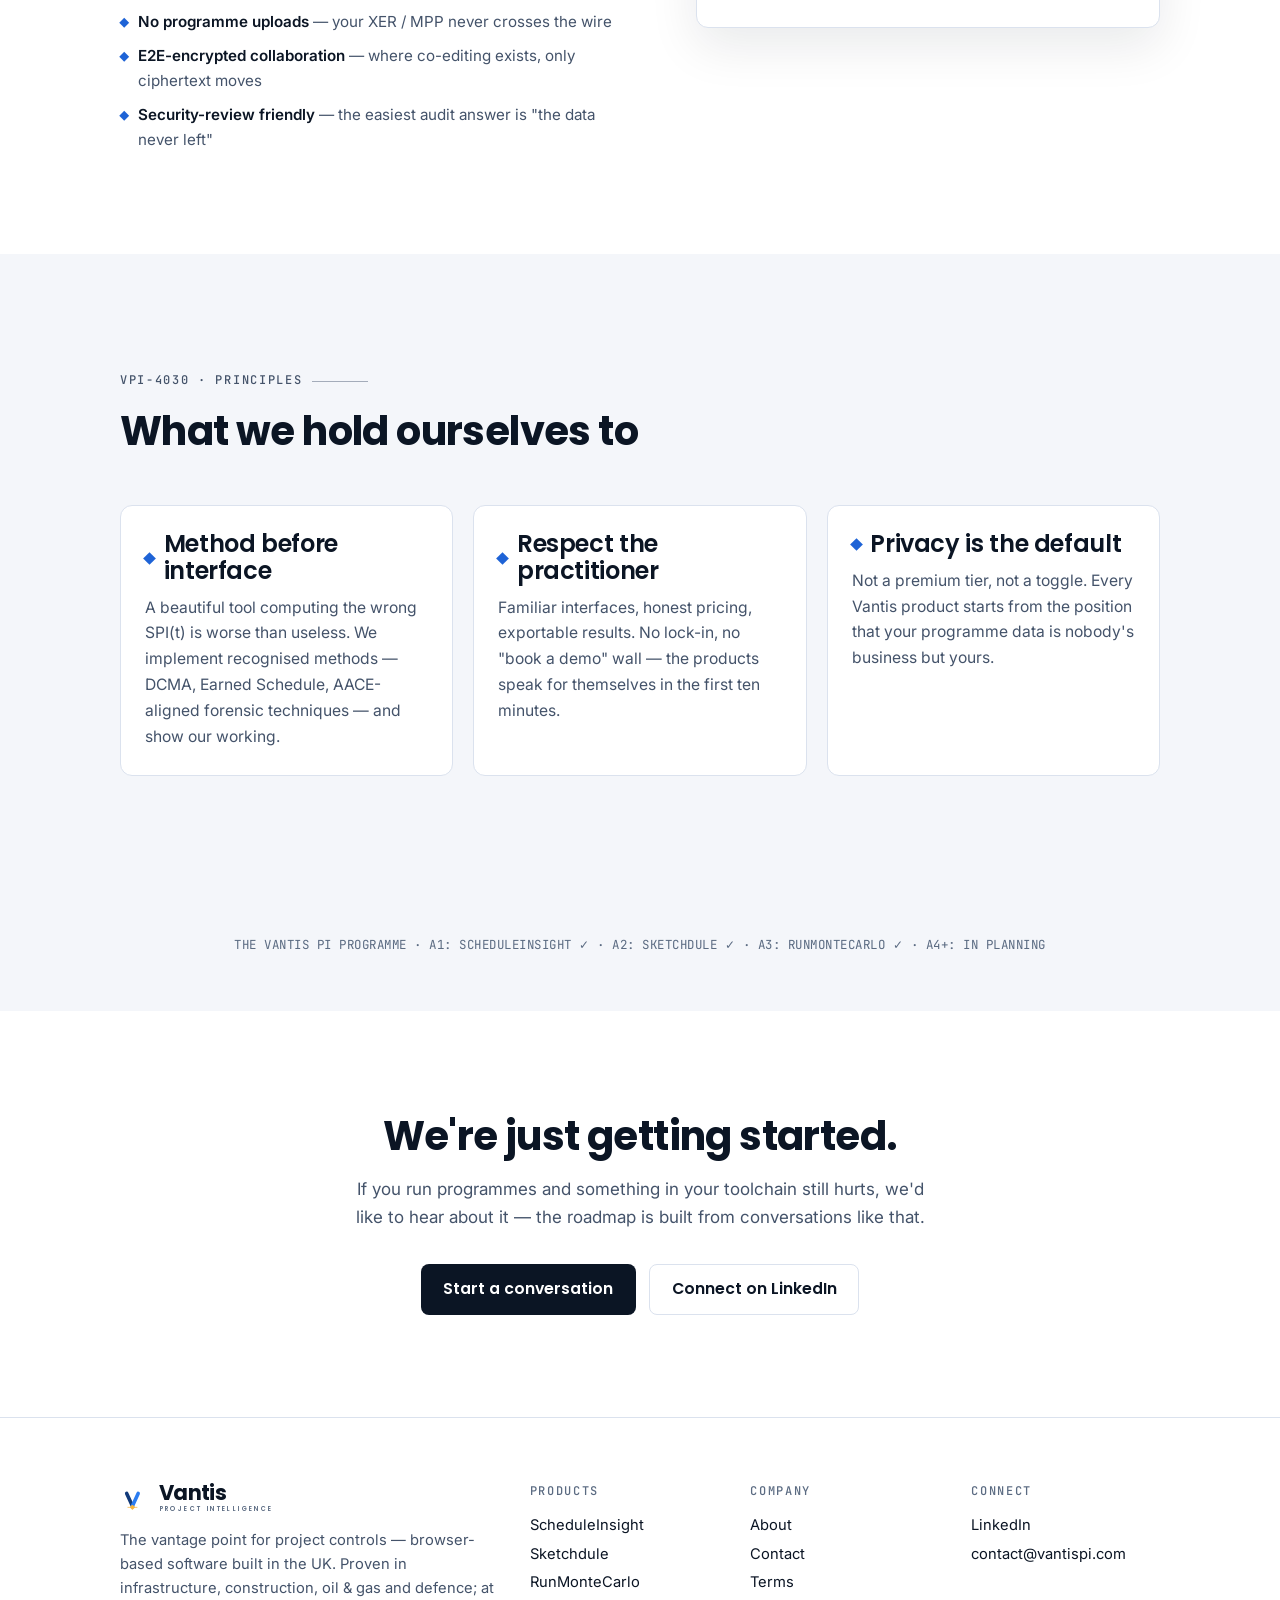
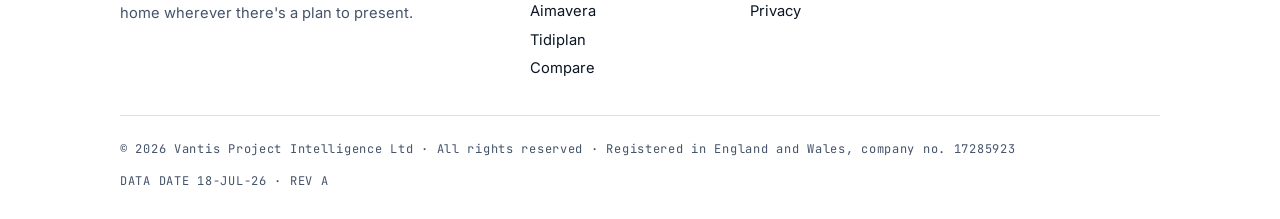
<file: about.html>
<!DOCTYPE html>
<html lang="en-GB">
<head>
  <meta charset="UTF-8">
  <meta name="viewport" content="width=device-width, initial-scale=1.0">
  <script>(function(){try{var t=localStorage.getItem("vpi-theme")||(matchMedia("(prefers-color-scheme: dark)").matches?"dark":"light");document.documentElement.setAttribute("data-theme",t);}catch(e){}})();</script>
  <meta name="theme-color" content="#f4f6fa" media="(prefers-color-scheme: light)">
  <meta name="theme-color" content="#0b1524" media="(prefers-color-scheme: dark)">
  <title>About — Vantis Project Intelligence</title>
  <meta name="description" content="Vantis Project Intelligence is a UK company founded by a practising project controls professional. We build browser-based project controls tools where your programme data never leaves your device.">
  <link rel="canonical" href="https://vantispi.com/about.html">
  <link rel="icon" href="favicon.ico" sizes="32x32">
  <link rel="icon" type="image/svg+xml" href="assets/favicon.svg">
  <link rel="apple-touch-icon" href="assets/brand/apple-touch-icon-180.png">
  <meta property="og:type" content="website">
  <meta property="og:site_name" content="Vantis Project Intelligence">
  <meta property="og:title" content="About — Vantis Project Intelligence">
  <meta property="og:description" content="Built by practitioners. Private by architecture. Based in the UK.">
  <meta property="og:url" content="https://vantispi.com/about.html">
  <meta property="og:image" content="https://vantispi.com/assets/brand/og-image.png">
  <link rel="preconnect" href="https://fonts.googleapis.com">
  <link rel="preconnect" href="https://fonts.gstatic.com" crossorigin>
  <link href="https://fonts.googleapis.com/css2?family=Poppins:wght@500;600;700&family=Inter:wght@400;500;600&family=JetBrains+Mono:wght@400;500&display=swap" rel="stylesheet">
  <link rel="stylesheet" href="assets/style.css?v=7">
</head>
<body>

<header class="site-header">
  <div class="wrap">
    <a class="logo" href="index.html" aria-label="Vantis Project Intelligence — home">
      <svg class="logo-lockup" viewBox="58 42 764 138" aria-hidden="true"><g transform="translate(46,56)"><path d="M40 34 L64 86" fill="none" stroke="var(--arm1)" stroke-width="15" stroke-linecap="round"/><path d="M88 34 L64 86" fill="none" stroke="var(--arm2)" stroke-width="15" stroke-linecap="round"/><line x1="45" y1="92" x2="83" y2="92" stroke="#f6b33d" stroke-width="3.4" stroke-linecap="round" opacity="0.9"/><rect x="56" y="84" width="16" height="16" rx="2.8" transform="rotate(45 64 92)" fill="#f6b33d"/></g><text x="220" y="118" font-family="Poppins,'Segoe UI',sans-serif" font-size="88" font-weight="700" letter-spacing="-2.5" fill="var(--ink)">Vantis</text><text x="224" y="162" font-family="Poppins,'Segoe UI',sans-serif" font-size="26.5" font-weight="600" letter-spacing="10" fill="var(--ink-faint)">PROJECT INTELLIGENCE</text></svg>
    </a>
    <button class="nav-toggle" aria-expanded="false" aria-controls="site-nav">MENU</button>
    <nav class="site-nav" id="site-nav" aria-label="Main">
      <a href="index.html">Home</a>
      <a href="products.html">Products</a>
      <a href="about.html" aria-current="page">About</a>
      <a class="btn btn--primary" href="contact.html">Get in touch</a>
    </nav>
    <button class="theme-toggle" type="button" aria-label="Switch between light and dark theme">☾</button>
  </div>
</header>

<main>

  <section class="hero" style="padding-bottom:1rem">
    <div class="wrap">
      <p class="eyebrow">VPI-4000 · About</p>
      <h1 style="max-width:20ch">
        <span class="line-mask"><span>Built by the people</span></span>
        <span class="line-mask"><span>who <em class="accent-sweep" style="font-style:normal">use it.</em></span></span>
      </h1>
      <p class="lede rise rise-1">Vantis Project Intelligence exists because the tools we needed on real programmes didn't exist — or existed only as heavyweight installs that no security team would approve.</p>
    </div>
  </section>

  <!-- Story -->
  <section class="section">
    <div class="wrap">
      <div class="prose reveal">
      <p class="eyebrow">VPI-4010 · The story</p>
      <p>Vantis PI was founded in the UK by <strong>Vamsi Kolliboina</strong> BEng, MCM, PMP, MAPM — a practising project controls manager who has spent his career planning, analysing and defending programmes across infrastructure, construction, oil &amp; gas and defence.</p>
      <p>The pattern kept repeating. A schedule needed health-checking, but the analysis tools lived on one licensed machine in another office. A board needed a one-page summary, so someone redrew the programme by hand in PowerPoint at 11pm. A claim needed forensic analysis, and the file couldn't be sent to an external consultant's cloud for confidentiality reasons — so the work took months instead of days.</p>
      <p>Every one of those problems had the same shape: professional-grade methods locked behind heavyweight, install-only, cloud-dependent software. So we built the alternative — tools that run where the modern workplace already lives, the browser, and that treat your data the way defence and oil &amp; gas clients require by default: it never leaves your device.</p>
      </div>
    </div>
  </section>

  <!-- Privacy architecture (dark) -->
  <section class="section on-dark">
    <div class="wrap hero-grid">
      <div class="reveal">
        <p class="eyebrow">VPI-4020 · Privacy by architecture</p>
        <h2>Not a policy. A design decision.</h2>
        <p class="lede" style="margin-top:1rem">Most vendors promise not to misuse your data. We designed systems that never receive it. When you load an XER into a Vantis product, the file is parsed and analysed by code running in your own browser — there is no upload, no server-side processing, nothing to breach.</p>
        <ul class="feature-list" style="margin-top:1.4rem">
          <li><span class="diamond" aria-hidden="true"></span><span><strong>Client-side processing</strong> — analysis runs on your device, full stop</span></li>
          <li><span class="diamond" aria-hidden="true"></span><span><strong>No programme uploads</strong> — your XER / MPP never crosses the wire</span></li>
          <li><span class="diamond" aria-hidden="true"></span><span><strong>E2E-encrypted collaboration</strong> — where co-editing exists, only ciphertext moves</span></li>
          <li><span class="diamond" aria-hidden="true"></span><span><strong>Security-review friendly</strong> — the easiest audit answer is "the data never left"</span></li>
        </ul>
      </div>
      <figure class="product-media reveal" role="img" aria-label="Diagram: programme file stays on your device; only the encrypted collaboration channel touches the network.">
        <figcaption aria-hidden="true"><span>DATA FLOW</span><span>AUDIT VIEW</span></figcaption>
        <svg viewBox="0 0 480 260" fill="none" aria-hidden="true">
          <rect x="24" y="40" width="200" height="180" rx="10" stroke="var(--fig-accent)" stroke-width="1.5"/>
          <text x="124" y="30" text-anchor="middle" font-family="JetBrains Mono, monospace" font-size="10" fill="var(--fig-accent)">YOUR DEVICE</text>
          <rect x="44" y="64" width="160" height="34" rx="6" fill="var(--fig-fill)"/>
          <text x="124" y="85" text-anchor="middle" font-family="JetBrains Mono, monospace" font-size="10" fill="var(--fig-strong)">PROGRAMME.XER</text>
          <path d="M124 98 L124 122" stroke="var(--fig-accent)" stroke-width="1.5"/>
          <rect x="44" y="122" width="160" height="34" rx="6" fill="var(--fig-fill)"/>
          <text x="124" y="143" text-anchor="middle" font-family="JetBrains Mono, monospace" font-size="10" fill="var(--fig-strong)">ANALYSIS IN-BROWSER</text>
          <path d="M124 156 L124 180" stroke="var(--fig-accent)" stroke-width="1.5"/>
          <rect x="44" y="180" width="160" height="26" rx="6" fill="var(--fig-fill)"/>
          <text x="124" y="197" text-anchor="middle" font-family="JetBrains Mono, monospace" font-size="10" fill="var(--fig-accent)">REPORTS · LOCAL</text>
          <g opacity="0.85">
            <path d="M330 96 q-18 0 -18 16 q-14 2 -14 16 q0 16 18 16 h64 q20 0 20 -17 q0 -14 -14 -16 q0 -15 -18 -15 q-6 -12 -20 -12 q-13 0 -18 12z" stroke="var(--fig-label)" stroke-width="1.5" fill="none"/>
            <line x1="296" y1="150" x2="402" y2="90" stroke="#d6453d" stroke-width="2"/>
            <text x="349" y="176" text-anchor="middle" font-family="JetBrains Mono, monospace" font-size="10" fill="var(--fig-label)">NO UPLOAD</text>
            <text x="349" y="192" text-anchor="middle" font-family="JetBrains Mono, monospace" font-size="10" fill="var(--fig-label)">NO SERVER-SIDE DATA</text>
          </g>
          <path d="M224 130 L280 130" stroke="var(--fig-label)" stroke-width="1.5" stroke-dasharray="5 4"/>
          <text x="252" y="120" text-anchor="middle" font-family="JetBrains Mono, monospace" font-size="9" fill="var(--fig-label)">✕</text>
        </svg>
      </figure>
    </div>
  </section>

  <!-- Principles -->
  <section class="section">
    <div class="wrap">
      <div class="section-head reveal">
        <p class="eyebrow">VPI-4030 · Principles</p>
        <h2>What we hold ourselves to</h2>
      </div>
      <div class="grid-3">
        <div class="card reveal">
          <h3><span class="diamond" aria-hidden="true"></span>Method before interface</h3>
          <p>A beautiful tool computing the wrong SPI(t) is worse than useless. We implement recognised methods — DCMA, Earned Schedule, AACE-aligned forensic techniques — and show our working.</p>
        </div>
        <div class="card reveal">
          <h3><span class="diamond" aria-hidden="true"></span>Respect the practitioner</h3>
          <p>Familiar interfaces, honest pricing, exportable results. No lock-in, no "book a demo" wall — the products speak for themselves in the first ten minutes.</p>
        </div>
        <div class="card reveal">
          <h3><span class="diamond" aria-hidden="true"></span>Privacy is the default</h3>
          <p>Not a premium tier, not a toggle. Every Vantis product starts from the position that your programme data is nobody's business but yours.</p>
        </div>
      </div>
    </div>
  </section>

  <!-- Family / roadmap -->
  <section class="section--tight">
    <div class="wrap center reveal">
      <p class="mono-note">THE VANTIS PI PROGRAMME · A1: SCHEDULEINSIGHT ✓ · A2: SKETCHDULE ✓ · A3: RUNMONTECARLO ✓ · A4+: IN PLANNING</p>
    </div>
  </section>

  <!-- CTA -->
  <section class="section on-dark cta-band">
    <div class="wrap reveal">
      <h2>We're just getting started.</h2>
      <p>If you run programmes and something in your toolchain still hurts, we'd like to hear about it — the roadmap is built from conversations like that.</p>
      <div class="hero-ctas">
        <a class="btn btn--primary" href="contact.html">Start a conversation</a>
        <a class="btn btn--ghost" href="https://www.linkedin.com/company/vantis-project-intelligence/" rel="noopener">Connect on LinkedIn</a>
      </div>
    </div>
  </section>

</main>

<footer class="site-footer">
  <div class="wrap">
    <div class="footer-grid">
      <div>
        <a class="logo" href="index.html"><svg class="logo-lockup" viewBox="58 42 764 138" aria-hidden="true"><g transform="translate(46,56)"><path d="M40 34 L64 86" fill="none" stroke="var(--arm1)" stroke-width="15" stroke-linecap="round"/><path d="M88 34 L64 86" fill="none" stroke="var(--arm2)" stroke-width="15" stroke-linecap="round"/><line x1="45" y1="92" x2="83" y2="92" stroke="#f6b33d" stroke-width="3.4" stroke-linecap="round" opacity="0.9"/><rect x="56" y="84" width="16" height="16" rx="2.8" transform="rotate(45 64 92)" fill="#f6b33d"/></g><text x="220" y="118" font-family="Poppins,'Segoe UI',sans-serif" font-size="88" font-weight="700" letter-spacing="-2.5" fill="var(--ink)">Vantis</text><text x="224" y="162" font-family="Poppins,'Segoe UI',sans-serif" font-size="26.5" font-weight="600" letter-spacing="10" fill="var(--ink-faint)">PROJECT INTELLIGENCE</text></svg></a>
        <p>The vantage point for project controls — browser-based software built in the UK. Proven in infrastructure, construction, oil &amp; gas and defence; at home wherever there's a plan to present.</p>
      </div>
      <div>
        <h4>Products</h4>
        <ul>
          <li><a href="https://scheduleinsight.com" rel="noopener">ScheduleInsight</a></li>
          <li><a href="https://sketchdule.com" rel="noopener">Sketchdule</a></li>
          <li><a href="https://runmontecarlo.com" rel="noopener">RunMonteCarlo</a></li>
          <li><a href="https://aimavera.com" rel="noopener">Aimavera</a></li>
          <li><a href="https://tidiplan.com" rel="noopener">Tidiplan</a></li>
          <li><a href="products.html">Compare</a></li>
        </ul>
      </div>
      <div>
        <h4>Company</h4>
        <ul>
          <li><a href="about.html">About</a></li>
          <li><a href="contact.html">Contact</a></li>
          <li><a href="terms.html">Terms</a></li>
          <li><a href="privacy.html">Privacy</a></li>
        </ul>
      </div>
      <div>
        <h4>Connect</h4>
        <ul>
          <li><a href="https://www.linkedin.com/company/vantis-project-intelligence/" rel="noopener">LinkedIn</a></li>
          <li><a href="mailto:contact@vantispi.com">contact@vantispi.com</a></li>
        </ul>
      </div>
    </div>
    <div class="footer-meta">
      <span>© 2026 Vantis Project Intelligence Ltd · All rights reserved · Registered in England and Wales, company no. 17285923</span>
      <span>DATA DATE 18-JUL-26 · REV A</span>
    </div>
  </div>
</footer>

<script src="assets/main.js?v=4" defer></script>
</body>
</html>
</file>
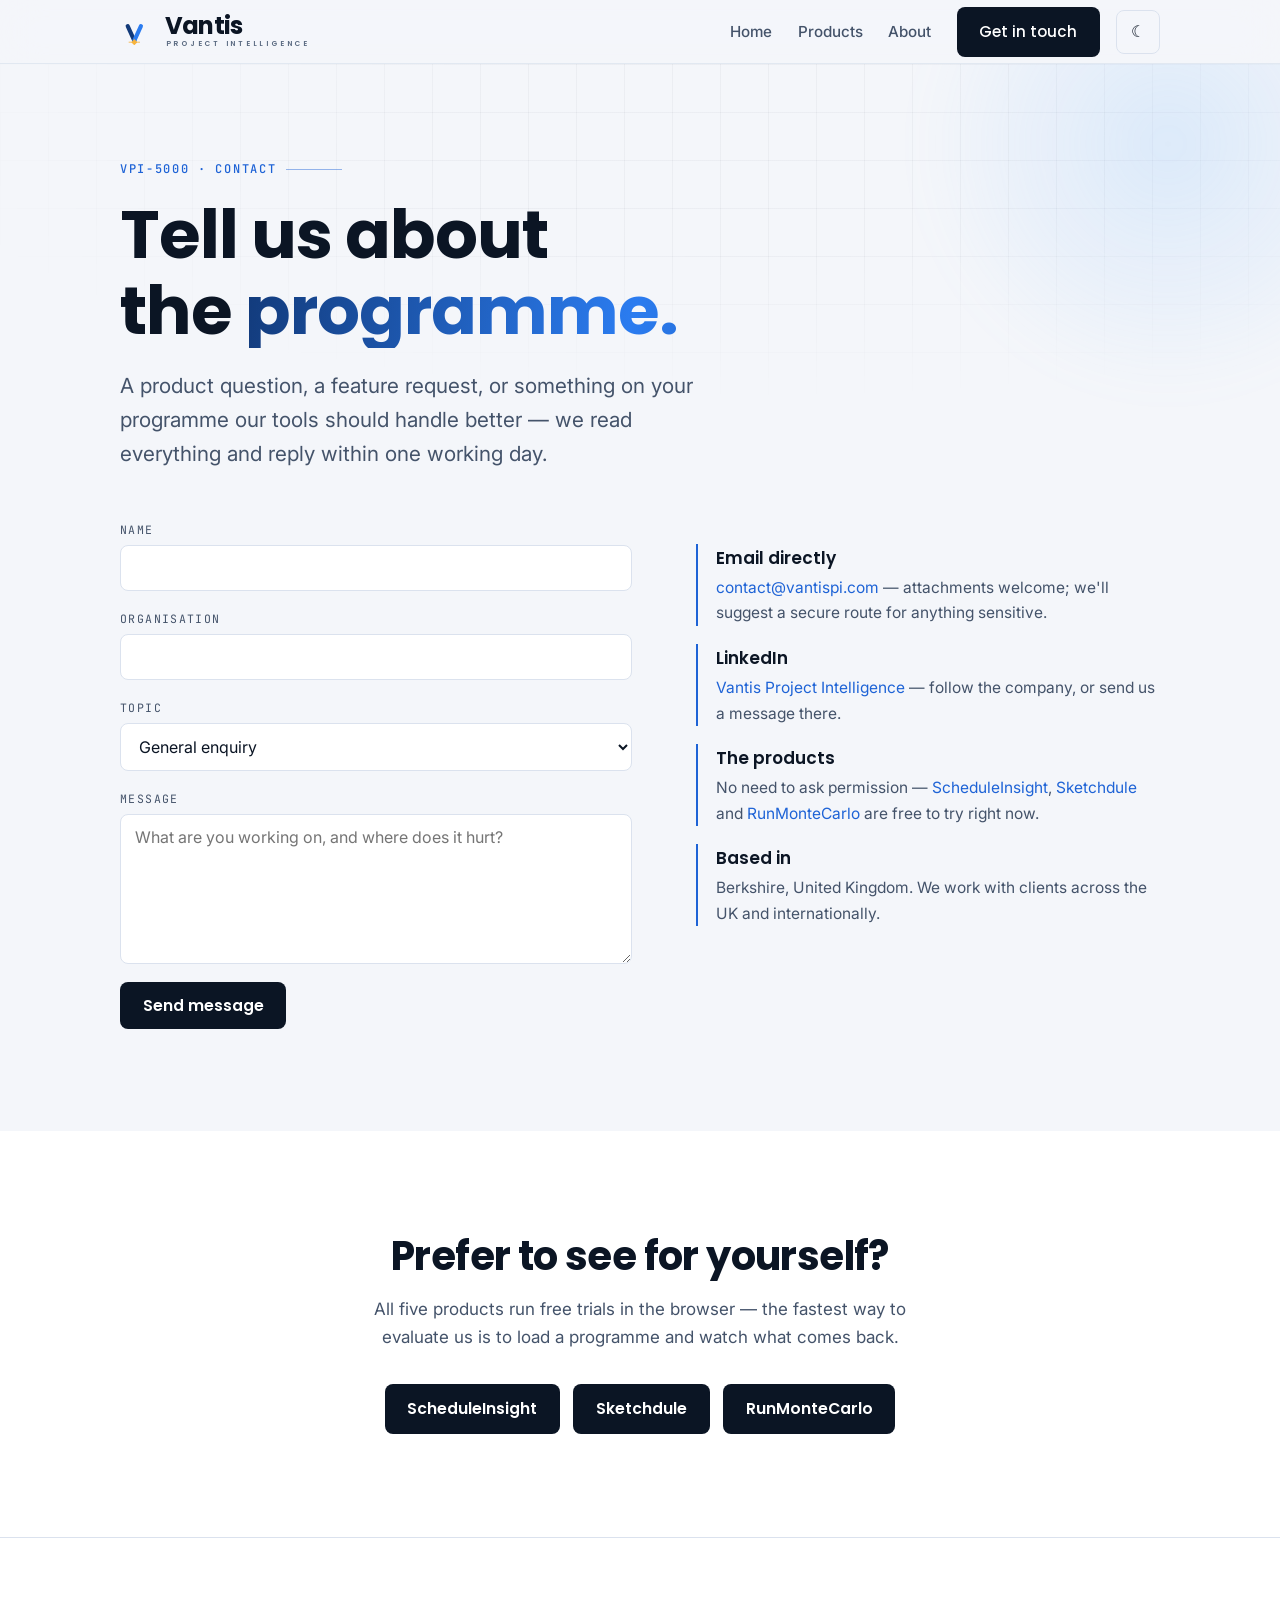
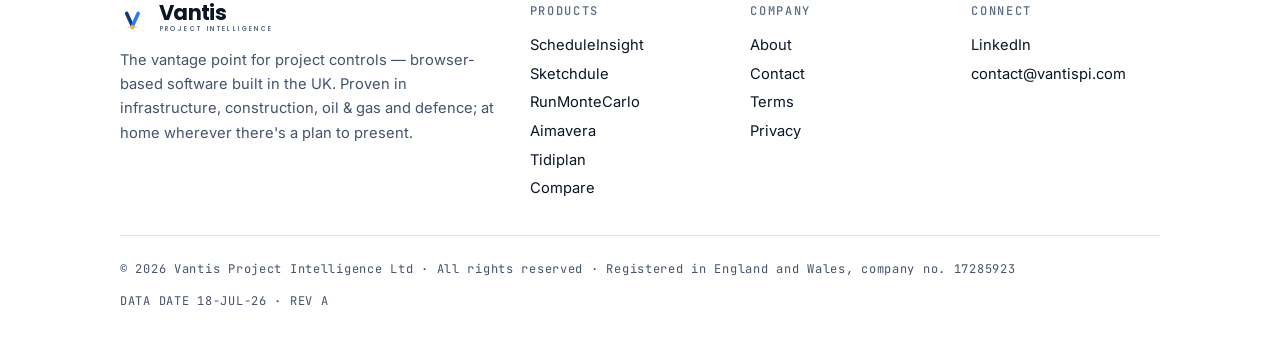
<file: contact.html>
<!DOCTYPE html>
<html lang="en-GB">
<head>
  <meta charset="UTF-8">
  <meta name="viewport" content="width=device-width, initial-scale=1.0">
  <script>(function(){try{var t=localStorage.getItem("vpi-theme")||(matchMedia("(prefers-color-scheme: dark)").matches?"dark":"light");document.documentElement.setAttribute("data-theme",t);}catch(e){}})();</script>
  <meta name="theme-color" content="#f4f6fa" media="(prefers-color-scheme: light)">
  <meta name="theme-color" content="#0b1524" media="(prefers-color-scheme: dark)">
  <title>Contact — Vantis Project Intelligence</title>
  <meta name="description" content="Talk to Vantis Project Intelligence about ScheduleInsight, Sketchdule or RunMonteCarlo. UK-based; we reply within one working day.">
  <link rel="canonical" href="https://vantispi.com/contact.html">
  <link rel="icon" href="favicon.ico" sizes="32x32">
  <link rel="icon" type="image/svg+xml" href="assets/favicon.svg">
  <link rel="apple-touch-icon" href="assets/brand/apple-touch-icon-180.png">
  <meta property="og:type" content="website">
  <meta property="og:site_name" content="Vantis Project Intelligence">
  <meta property="og:title" content="Contact — Vantis Project Intelligence">
  <meta property="og:description" content="Questions about the products, or a programme that needs expert eyes — get in touch.">
  <meta property="og:url" content="https://vantispi.com/contact.html">
  <meta property="og:image" content="https://vantispi.com/assets/brand/og-image.png">
  <link rel="preconnect" href="https://fonts.googleapis.com">
  <link rel="preconnect" href="https://fonts.gstatic.com" crossorigin>
  <link href="https://fonts.googleapis.com/css2?family=Poppins:wght@500;600;700&family=Inter:wght@400;500;600&family=JetBrains+Mono:wght@400;500&display=swap" rel="stylesheet">
  <link rel="stylesheet" href="assets/style.css?v=7">
</head>
<body>

<header class="site-header">
  <div class="wrap">
    <a class="logo" href="index.html" aria-label="Vantis Project Intelligence — home">
      <svg class="logo-lockup" viewBox="58 42 764 138" aria-hidden="true"><g transform="translate(46,56)"><path d="M40 34 L64 86" fill="none" stroke="var(--arm1)" stroke-width="15" stroke-linecap="round"/><path d="M88 34 L64 86" fill="none" stroke="var(--arm2)" stroke-width="15" stroke-linecap="round"/><line x1="45" y1="92" x2="83" y2="92" stroke="#f6b33d" stroke-width="3.4" stroke-linecap="round" opacity="0.9"/><rect x="56" y="84" width="16" height="16" rx="2.8" transform="rotate(45 64 92)" fill="#f6b33d"/></g><text x="220" y="118" font-family="Poppins,'Segoe UI',sans-serif" font-size="88" font-weight="700" letter-spacing="-2.5" fill="var(--ink)">Vantis</text><text x="224" y="162" font-family="Poppins,'Segoe UI',sans-serif" font-size="26.5" font-weight="600" letter-spacing="10" fill="var(--ink-faint)">PROJECT INTELLIGENCE</text></svg>
    </a>
    <button class="nav-toggle" aria-expanded="false" aria-controls="site-nav">MENU</button>
    <nav class="site-nav" id="site-nav" aria-label="Main">
      <a href="index.html">Home</a>
      <a href="products.html">Products</a>
      <a href="about.html">About</a>
      <a class="btn btn--primary" href="contact.html" aria-current="page">Get in touch</a>
    </nav>
    <button class="theme-toggle" type="button" aria-label="Switch between light and dark theme">☾</button>
  </div>
</header>

<main>

  <section class="hero" style="padding-bottom:1rem">
    <div class="wrap">
      <p class="eyebrow">VPI-5000 · Contact</p>
      <h1 style="max-width:18ch">
        <span class="line-mask"><span>Tell us about</span></span>
        <span class="line-mask"><span>the <em class="accent-sweep" style="font-style:normal">programme.</em></span></span>
      </h1>
      <p class="lede rise rise-1">A product question, a feature request, or something on your programme our tools should handle better — we read everything and reply within one working day.</p>
    </div>
  </section>

  <section class="section" style="padding-top:2rem">
    <div class="wrap hero-grid" style="align-items:start">
      <form id="contact-form" class="form-grid reveal" aria-label="Contact form" action="https://formsubmit.co/contact@vantispi.com" method="POST">
        <input type="hidden" name="_subject" value="[vantispi.com] New enquiry">
        <input type="hidden" name="_template" value="table">
        <input type="hidden" name="_captcha" value="false">
        <input type="hidden" name="_next" value="https://vantispi.com/contact.html?sent=1">
        <input type="text" name="_honey" style="display:none" tabindex="-1" autocomplete="off" aria-hidden="true">
        <label for="cf-name">Name
          <input id="cf-name" name="name" type="text" autocomplete="name" required>
        </label>
        <label for="cf-org">Organisation
          <input id="cf-org" name="organisation" type="text" autocomplete="organization">
        </label>
        <label for="cf-topic">Topic
          <select id="cf-topic" name="topic">
            <option>General enquiry</option>
            <option>ScheduleInsight</option>
            <option>Sketchdule</option>
            <option>RunMonteCarlo</option>
            <option>Aimavera</option>
            <option>Tidiplan</option>
            <option>Partnership / press</option>
          </select>
        </label>
        <label for="cf-message">Message
          <textarea id="cf-message" name="message" required placeholder="What are you working on, and where does it hurt?"></textarea>
        </label>
        <div>
          <button class="btn btn--primary" type="submit">Send message</button>
        </div>
        <p id="cf-note" class="mono-note" hidden>MESSAGE SENT · We'll reply within one working day.</p>
      </form>

      <div class="def-list reveal">
        <div><strong>Email directly</strong><p><a href="mailto:contact@vantispi.com">contact@vantispi.com</a> — attachments welcome; we'll suggest a secure route for anything sensitive.</p></div>
        <div><strong>LinkedIn</strong><p><a href="https://www.linkedin.com/company/vantis-project-intelligence/" rel="noopener">Vantis Project Intelligence</a> — follow the company, or send us a message there.</p></div>
        <div><strong>The products</strong><p>No need to ask permission — <a href="https://scheduleinsight.com" rel="noopener">ScheduleInsight</a>, <a href="https://sketchdule.com" rel="noopener">Sketchdule</a> and <a href="https://runmontecarlo.com" rel="noopener">RunMonteCarlo</a> are free to try right now.</p></div>
        <div><strong>Based in</strong><p>Berkshire, United Kingdom. We work with clients across the UK and internationally.</p></div>
      </div>
    </div>
  </section>

  <section class="section on-dark cta-band">
    <div class="wrap reveal">
      <h2>Prefer to see for yourself?</h2>
      <p>All five products run free trials in the browser — the fastest way to evaluate us is to load a programme and watch what comes back.</p>
      <div class="hero-ctas">
        <a class="btn btn--primary" href="https://scheduleinsight.com" rel="noopener">ScheduleInsight</a>
        <a class="btn btn--primary" href="https://sketchdule.com" rel="noopener">Sketchdule</a>
        <a class="btn btn--primary" href="https://runmontecarlo.com" rel="noopener">RunMonteCarlo</a>
      </div>
    </div>
  </section>

</main>

<footer class="site-footer">
  <div class="wrap">
    <div class="footer-grid">
      <div>
        <a class="logo" href="index.html"><svg class="logo-lockup" viewBox="58 42 764 138" aria-hidden="true"><g transform="translate(46,56)"><path d="M40 34 L64 86" fill="none" stroke="var(--arm1)" stroke-width="15" stroke-linecap="round"/><path d="M88 34 L64 86" fill="none" stroke="var(--arm2)" stroke-width="15" stroke-linecap="round"/><line x1="45" y1="92" x2="83" y2="92" stroke="#f6b33d" stroke-width="3.4" stroke-linecap="round" opacity="0.9"/><rect x="56" y="84" width="16" height="16" rx="2.8" transform="rotate(45 64 92)" fill="#f6b33d"/></g><text x="220" y="118" font-family="Poppins,'Segoe UI',sans-serif" font-size="88" font-weight="700" letter-spacing="-2.5" fill="var(--ink)">Vantis</text><text x="224" y="162" font-family="Poppins,'Segoe UI',sans-serif" font-size="26.5" font-weight="600" letter-spacing="10" fill="var(--ink-faint)">PROJECT INTELLIGENCE</text></svg></a>
        <p>The vantage point for project controls — browser-based software built in the UK. Proven in infrastructure, construction, oil &amp; gas and defence; at home wherever there's a plan to present.</p>
      </div>
      <div>
        <h4>Products</h4>
        <ul>
          <li><a href="https://scheduleinsight.com" rel="noopener">ScheduleInsight</a></li>
          <li><a href="https://sketchdule.com" rel="noopener">Sketchdule</a></li>
          <li><a href="https://runmontecarlo.com" rel="noopener">RunMonteCarlo</a></li>
          <li><a href="https://aimavera.com" rel="noopener">Aimavera</a></li>
          <li><a href="https://tidiplan.com" rel="noopener">Tidiplan</a></li>
          <li><a href="products.html">Compare</a></li>
        </ul>
      </div>
      <div>
        <h4>Company</h4>
        <ul>
          <li><a href="about.html">About</a></li>
          <li><a href="contact.html">Contact</a></li>
          <li><a href="terms.html">Terms</a></li>
          <li><a href="privacy.html">Privacy</a></li>
        </ul>
      </div>
      <div>
        <h4>Connect</h4>
        <ul>
          <li><a href="https://www.linkedin.com/company/vantis-project-intelligence/" rel="noopener">LinkedIn</a></li>
          <li><a href="mailto:contact@vantispi.com">contact@vantispi.com</a></li>
        </ul>
      </div>
    </div>
    <div class="footer-meta">
      <span>© 2026 Vantis Project Intelligence Ltd · All rights reserved · Registered in England and Wales, company no. 17285923</span>
      <span>DATA DATE 18-JUL-26 · REV A</span>
    </div>
  </div>
</footer>

<script src="assets/main.js?v=4" defer></script>
</body>
</html>
</file>
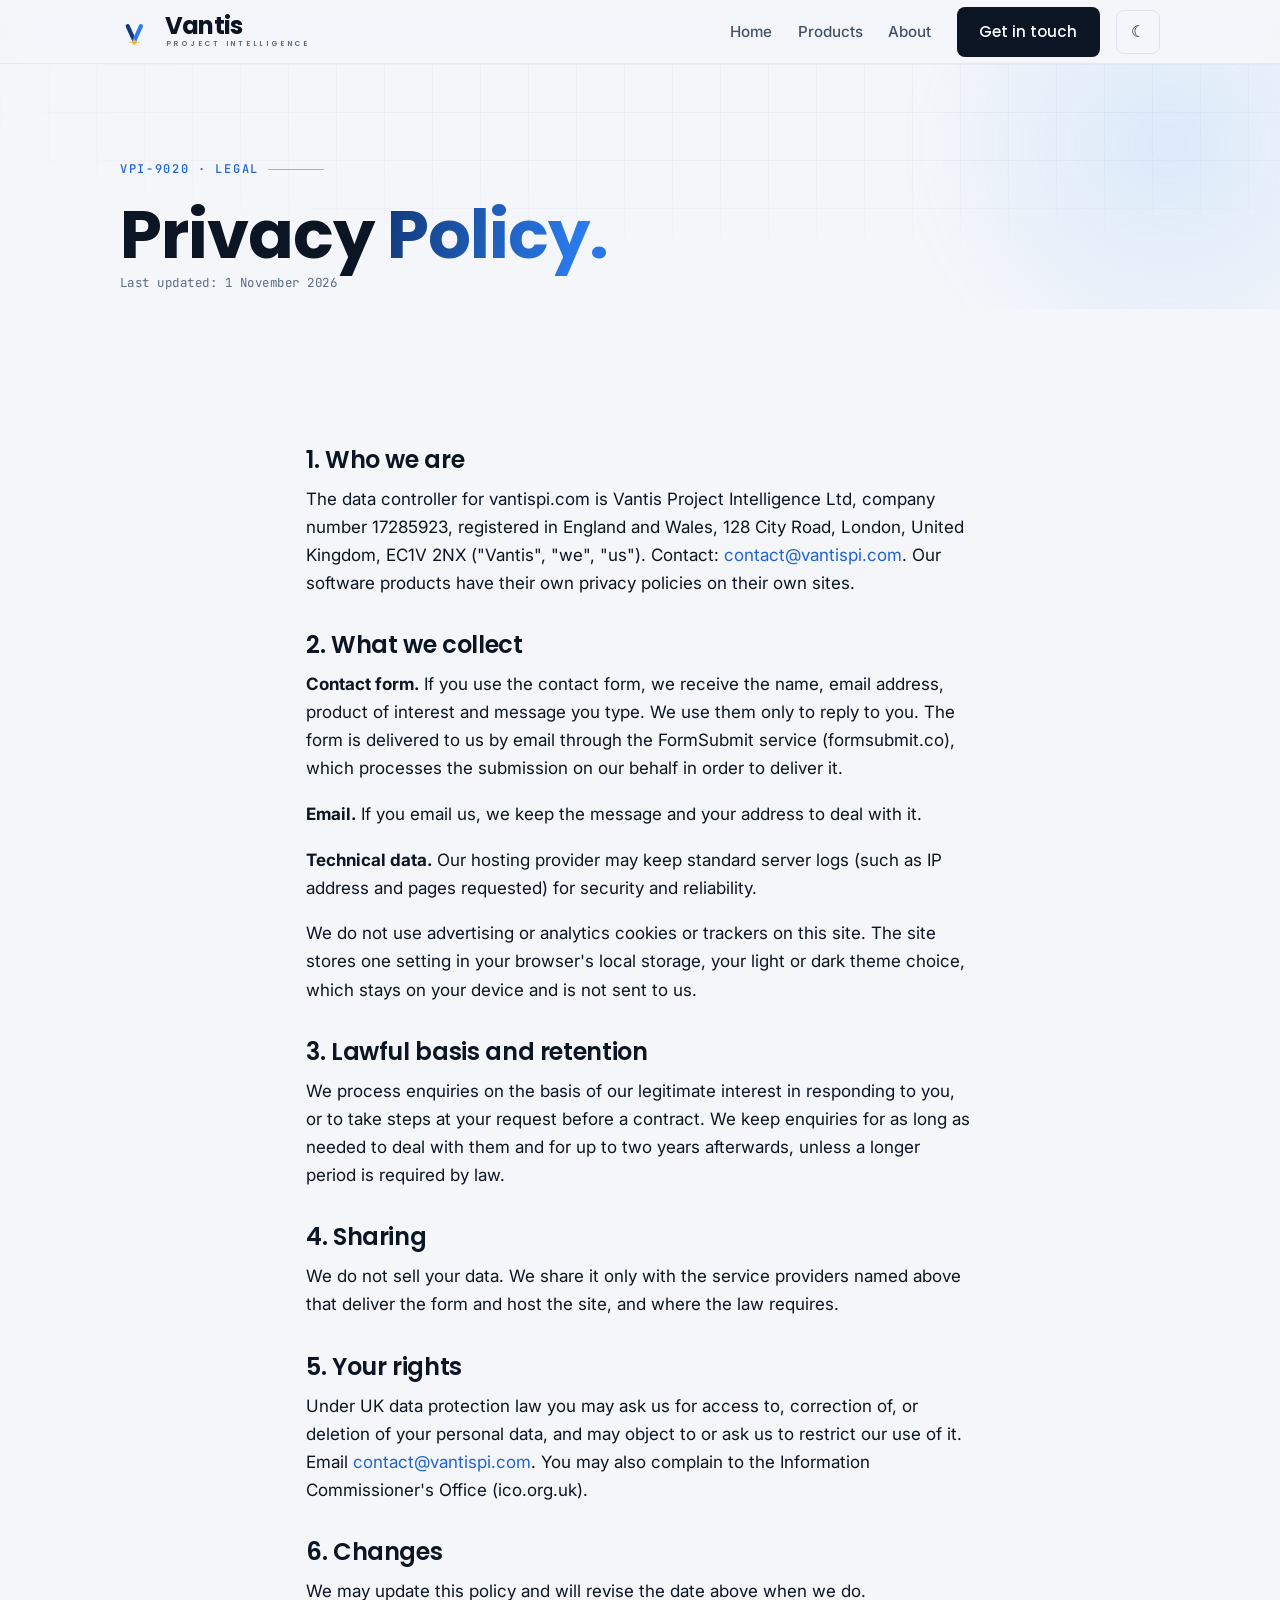
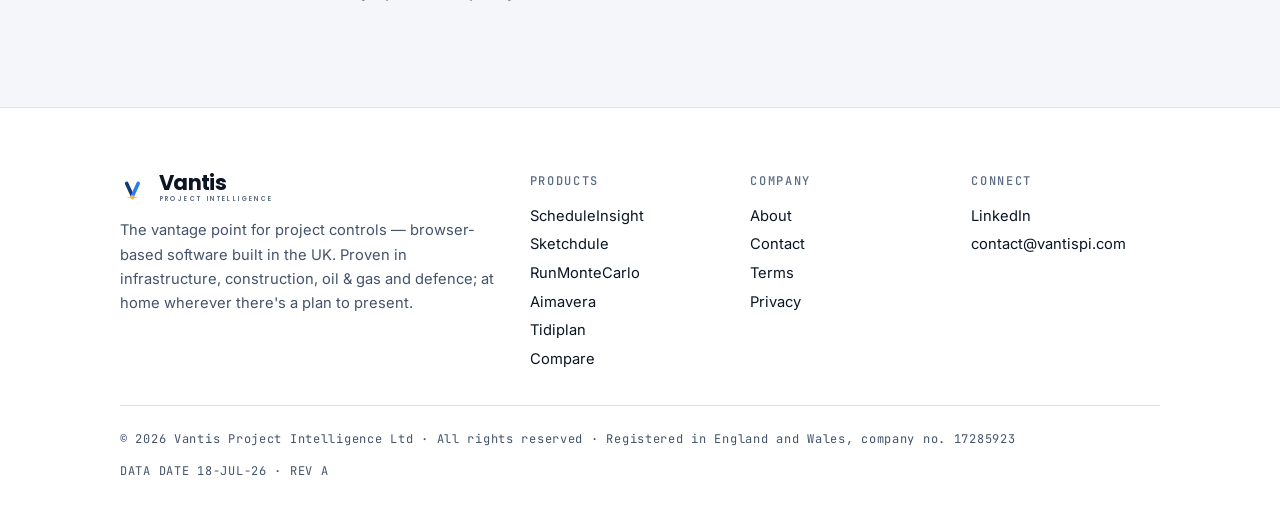
<file: privacy.html>
<!DOCTYPE html>
<html lang="en-GB">
<head>
  <meta charset="UTF-8">
  <meta name="viewport" content="width=device-width, initial-scale=1.0">
  <script>(function(){try{var t=localStorage.getItem("vpi-theme")||(matchMedia("(prefers-color-scheme: dark)").matches?"dark":"light");document.documentElement.setAttribute("data-theme",t);}catch(e){}})();</script>
  <meta name="theme-color" content="#f4f6fa" media="(prefers-color-scheme: light)">
  <meta name="theme-color" content="#0b1524" media="(prefers-color-scheme: dark)">
  <title>Privacy Policy — Vantis Project Intelligence</title>
  <meta name="description" content="How Vantis Project Intelligence handles personal data on vantispi.com.">
  <link rel="canonical" href="https://vantispi.com/privacy.html">
  <link rel="icon" href="favicon.ico" sizes="32x32">
  <link rel="icon" type="image/svg+xml" href="assets/favicon.svg">
  <link rel="apple-touch-icon" href="assets/brand/apple-touch-icon-180.png">
  <meta property="og:type" content="website">
  <meta property="og:site_name" content="Vantis Project Intelligence">
  <meta property="og:title" content="Privacy Policy — Vantis Project Intelligence">
  <meta property="og:description" content="How Vantis Project Intelligence handles personal data on vantispi.com.">
  <meta property="og:url" content="https://vantispi.com/privacy.html">
  <meta property="og:image" content="https://vantispi.com/assets/brand/og-image.png">
  <link rel="preconnect" href="https://fonts.googleapis.com">
  <link rel="preconnect" href="https://fonts.gstatic.com" crossorigin>
  <link href="https://fonts.googleapis.com/css2?family=Poppins:wght@500;600;700&family=Inter:wght@400;500;600&family=JetBrains+Mono:wght@400;500&display=swap" rel="stylesheet">
  <link rel="stylesheet" href="assets/style.css?v=7">
</head>
<body>

<header class="site-header">
  <div class="wrap">
    <a class="logo" href="index.html" aria-label="Vantis Project Intelligence — home">
      <svg class="logo-lockup" viewBox="58 42 764 138" aria-hidden="true"><g transform="translate(46,56)"><path d="M40 34 L64 86" fill="none" stroke="var(--arm1)" stroke-width="15" stroke-linecap="round"/><path d="M88 34 L64 86" fill="none" stroke="var(--arm2)" stroke-width="15" stroke-linecap="round"/><line x1="45" y1="92" x2="83" y2="92" stroke="#f6b33d" stroke-width="3.4" stroke-linecap="round" opacity="0.9"/><rect x="56" y="84" width="16" height="16" rx="2.8" transform="rotate(45 64 92)" fill="#f6b33d"/></g><text x="220" y="118" font-family="Poppins,'Segoe UI',sans-serif" font-size="88" font-weight="700" letter-spacing="-2.5" fill="var(--ink)">Vantis</text><text x="224" y="162" font-family="Poppins,'Segoe UI',sans-serif" font-size="26.5" font-weight="600" letter-spacing="10" fill="var(--ink-faint)">PROJECT INTELLIGENCE</text></svg>
    </a>
    <button class="nav-toggle" aria-expanded="false" aria-controls="site-nav">MENU</button>
    <nav class="site-nav" id="site-nav" aria-label="Main">
      <a href="index.html">Home</a>
      <a href="products.html">Products</a>
      <a href="about.html">About</a>
      <a class="btn btn--primary" href="contact.html">Get in touch</a>
    </nav>
    <button class="theme-toggle" type="button" aria-label="Switch between light and dark theme">☾</button>
  </div>
</header>

<main>

  <section class="hero" style="padding-bottom:1rem">
    <div class="wrap">
      <p class="eyebrow">VPI-9020 · Legal</p>
      <h1 style="max-width:24ch">Privacy <em class="accent-sweep" style="font-style:normal">Policy.</em></h1>
      <p class="mono-note">Last updated: 1 November 2026</p>
    </div>
  </section>

  <section class="section">
    <div class="wrap prose">
      <h3>1. Who we are</h3>
      <p>The data controller for vantispi.com is Vantis Project Intelligence Ltd, company number 17285923, registered in England and Wales, 128 City Road, London, United Kingdom, EC1V 2NX ("Vantis", "we", "us"). Contact: <a href="mailto:contact@vantispi.com">contact@vantispi.com</a>. Our software products have their own privacy policies on their own sites.</p>
      <h3>2. What we collect</h3>
      <p><strong>Contact form.</strong> If you use the contact form, we receive the name, email address, product of interest and message you type. We use them only to reply to you. The form is delivered to us by email through the FormSubmit service (formsubmit.co), which processes the submission on our behalf in order to deliver it.</p>
      <p><strong>Email.</strong> If you email us, we keep the message and your address to deal with it.</p>
      <p><strong>Technical data.</strong> Our hosting provider may keep standard server logs (such as IP address and pages requested) for security and reliability.</p>
      <p>We do not use advertising or analytics cookies or trackers on this site. The site stores one setting in your browser's local storage, your light or dark theme choice, which stays on your device and is not sent to us.</p>
      <h3>3. Lawful basis and retention</h3>
      <p>We process enquiries on the basis of our legitimate interest in responding to you, or to take steps at your request before a contract. We keep enquiries for as long as needed to deal with them and for up to two years afterwards, unless a longer period is required by law.</p>
      <h3>4. Sharing</h3>
      <p>We do not sell your data. We share it only with the service providers named above that deliver the form and host the site, and where the law requires.</p>
      <h3>5. Your rights</h3>
      <p>Under UK data protection law you may ask us for access to, correction of, or deletion of your personal data, and may object to or ask us to restrict our use of it. Email <a href="mailto:contact@vantispi.com">contact@vantispi.com</a>. You may also complain to the Information Commissioner's Office (ico.org.uk).</p>
      <h3>6. Changes</h3>
      <p>We may update this policy and will revise the date above when we do.</p>
    </div>
  </section>

</main>

<footer class="site-footer">
  <div class="wrap">
    <div class="footer-grid">
      <div>
        <a class="logo" href="index.html"><svg class="logo-lockup" viewBox="58 42 764 138" aria-hidden="true"><g transform="translate(46,56)"><path d="M40 34 L64 86" fill="none" stroke="var(--arm1)" stroke-width="15" stroke-linecap="round"/><path d="M88 34 L64 86" fill="none" stroke="var(--arm2)" stroke-width="15" stroke-linecap="round"/><line x1="45" y1="92" x2="83" y2="92" stroke="#f6b33d" stroke-width="3.4" stroke-linecap="round" opacity="0.9"/><rect x="56" y="84" width="16" height="16" rx="2.8" transform="rotate(45 64 92)" fill="#f6b33d"/></g><text x="220" y="118" font-family="Poppins,'Segoe UI',sans-serif" font-size="88" font-weight="700" letter-spacing="-2.5" fill="var(--ink)">Vantis</text><text x="224" y="162" font-family="Poppins,'Segoe UI',sans-serif" font-size="26.5" font-weight="600" letter-spacing="10" fill="var(--ink-faint)">PROJECT INTELLIGENCE</text></svg></a>
        <p>The vantage point for project controls — browser-based software built in the UK. Proven in infrastructure, construction, oil &amp; gas and defence; at home wherever there's a plan to present.</p>
      </div>
      <div>
        <h4>Products</h4>
        <ul>
          <li><a href="https://scheduleinsight.com" rel="noopener">ScheduleInsight</a></li>
          <li><a href="https://sketchdule.com" rel="noopener">Sketchdule</a></li>
          <li><a href="https://runmontecarlo.com" rel="noopener">RunMonteCarlo</a></li>
          <li><a href="https://aimavera.com" rel="noopener">Aimavera</a></li>
          <li><a href="https://tidiplan.com" rel="noopener">Tidiplan</a></li>
          <li><a href="products.html">Compare</a></li>
        </ul>
      </div>
      <div>
        <h4>Company</h4>
        <ul>
          <li><a href="about.html">About</a></li>
          <li><a href="contact.html">Contact</a></li>
          <li><a href="terms.html">Terms</a></li>
          <li><a href="privacy.html">Privacy</a></li>
        </ul>
      </div>
      <div>
        <h4>Connect</h4>
        <ul>
          <li><a href="https://www.linkedin.com/company/vantis-project-intelligence/" rel="noopener">LinkedIn</a></li>
          <li><a href="mailto:contact@vantispi.com">contact@vantispi.com</a></li>
        </ul>
      </div>
    </div>
    <div class="footer-meta">
      <span>© 2026 Vantis Project Intelligence Ltd · All rights reserved · Registered in England and Wales, company no. 17285923</span>
      <span>DATA DATE 18-JUL-26 · REV A</span>
    </div>
  </div>
</footer>

<script src="assets/main.js?v=4" defer></script>
</body>
</html>
</file>
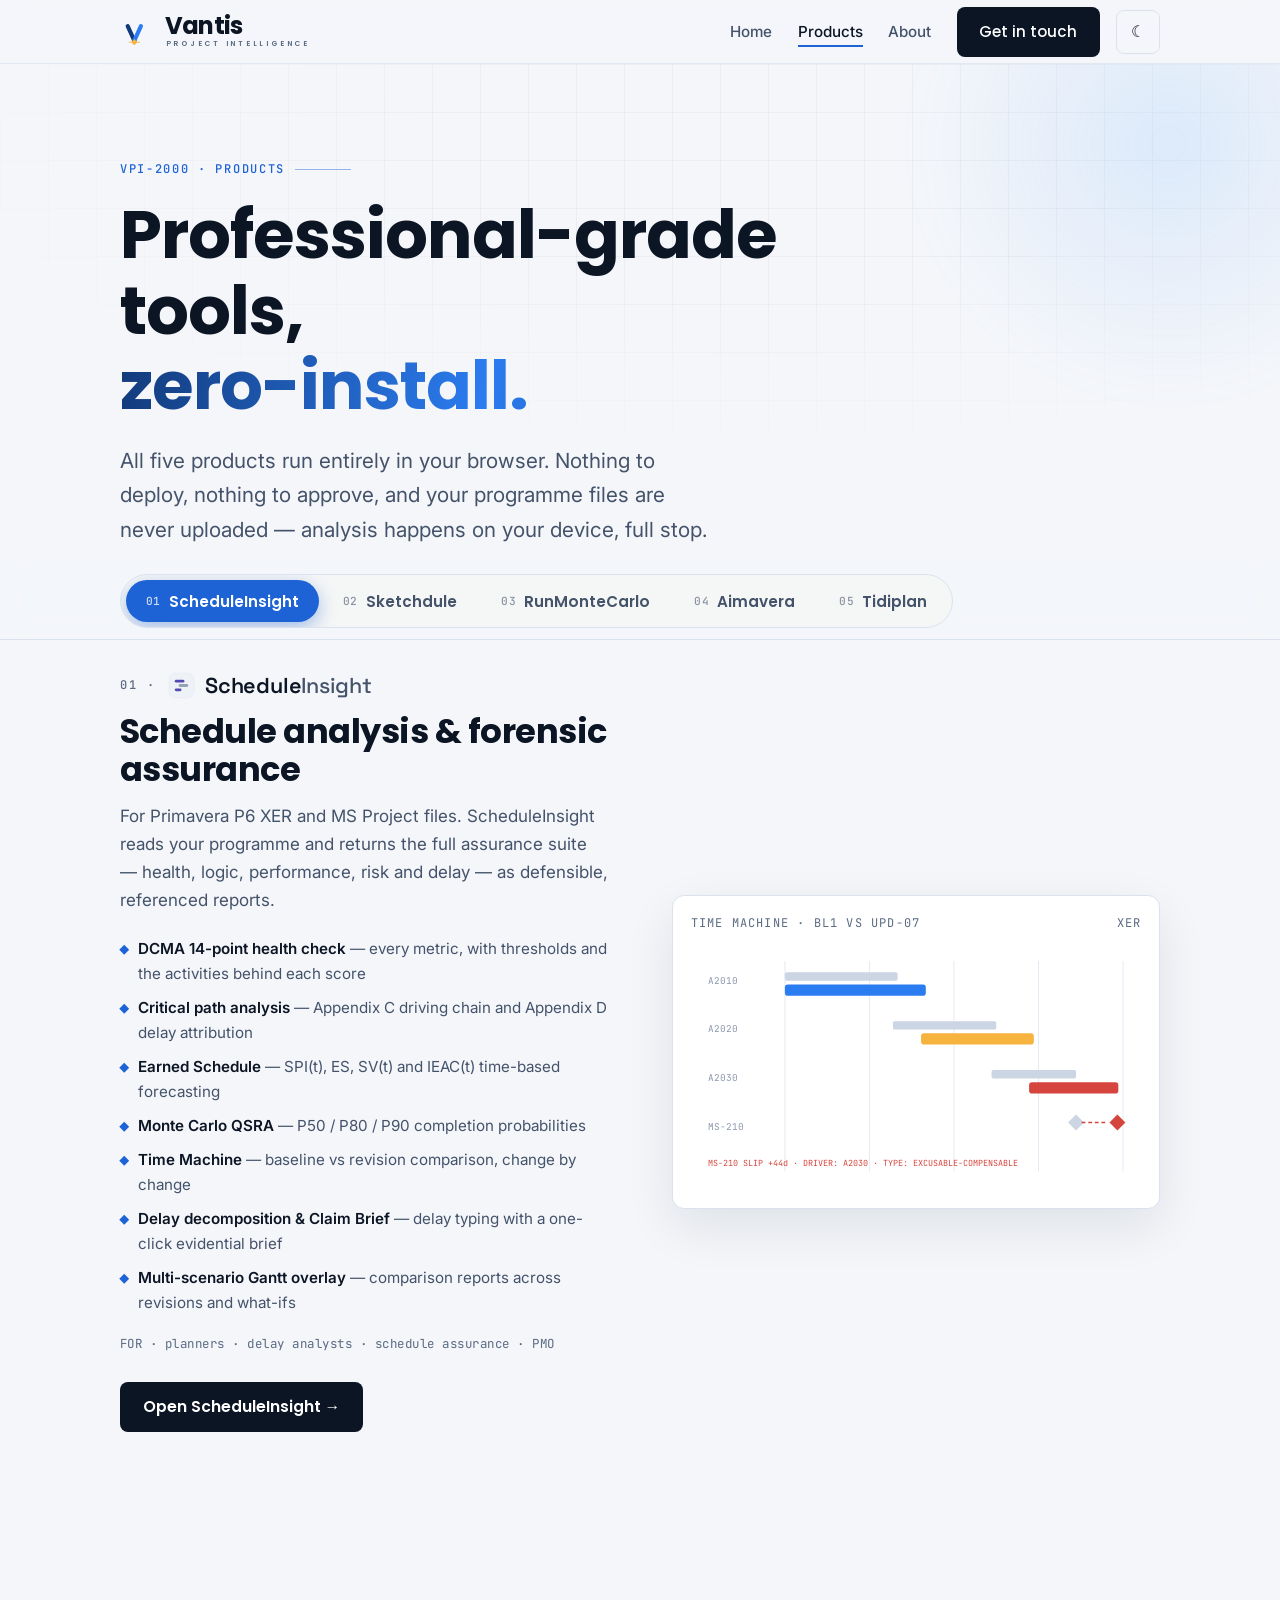
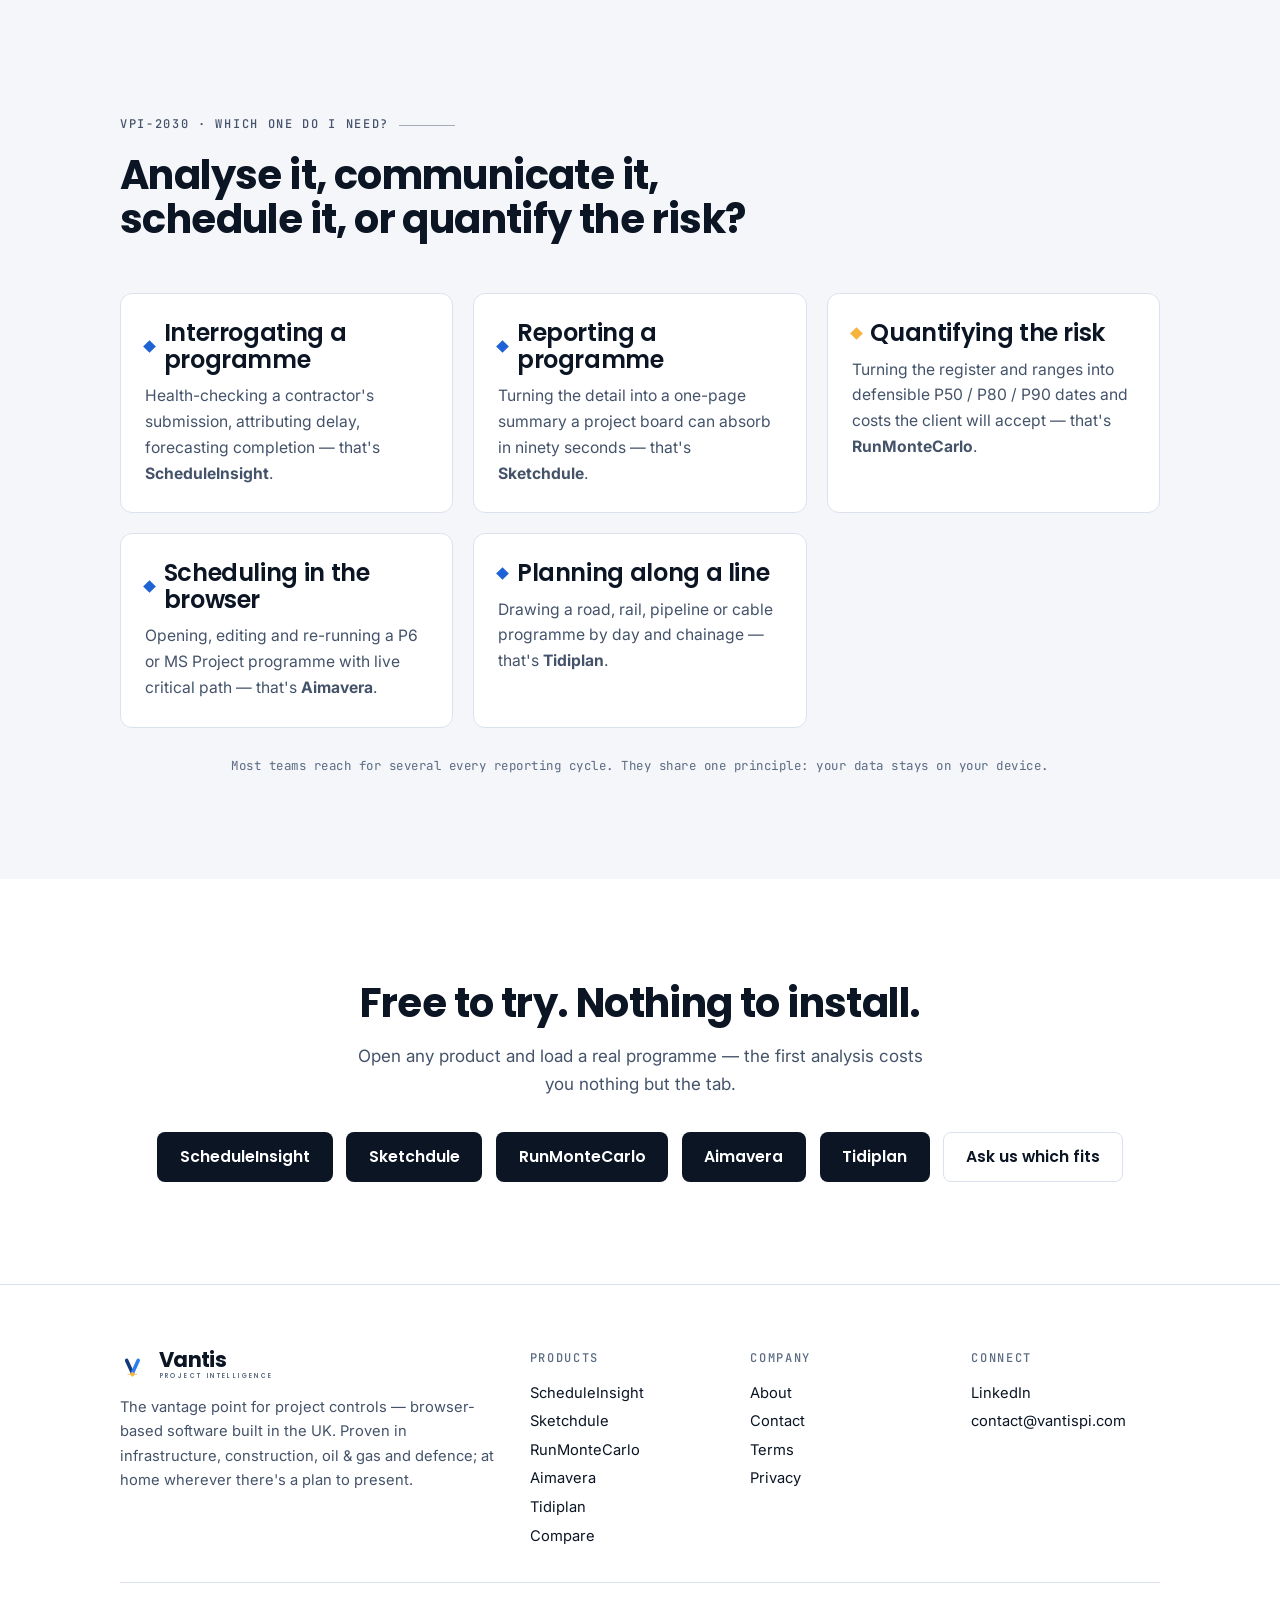
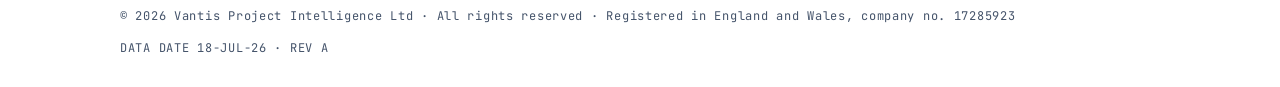
<file: products.html>
<!DOCTYPE html>
<html lang="en-GB">
<head>
  <meta charset="UTF-8">
  <meta name="viewport" content="width=device-width, initial-scale=1.0">
  <script>(function(){try{var t=localStorage.getItem("vpi-theme")||(matchMedia("(prefers-color-scheme: dark)").matches?"dark":"light");document.documentElement.setAttribute("data-theme",t);}catch(e){}})();</script>
  <meta name="theme-color" content="#f4f6fa" media="(prefers-color-scheme: light)">
  <meta name="theme-color" content="#0b1524" media="(prefers-color-scheme: dark)">
  <title>Products — ScheduleInsight, Sketchdule, RunMonteCarlo, Aimavera &amp; Tidiplan | Vantis Project Intelligence</title>
  <meta name="description" content="ScheduleInsight: DCMA 14-point checks, critical path and delay analysis, Earned Schedule and Monte Carlo QSRA for P6 XER and MS Project files. Sketchdule: board-ready summary schedules in minutes. RunMonteCarlo: browser-native QSRA/QCRA risk analysis with P50/P80/P90 dates and costs. All run entirely in your browser.">
  <link rel="canonical" href="https://vantispi.com/products.html">
  <link rel="icon" href="favicon.ico" sizes="32x32">
  <link rel="icon" type="image/svg+xml" href="assets/favicon.svg">
  <link rel="apple-touch-icon" href="assets/brand/apple-touch-icon-180.png">
  <meta property="og:type" content="website">
  <meta property="og:site_name" content="Vantis Project Intelligence">
  <meta property="og:title" content="Products — ScheduleInsight, Sketchdule, RunMonteCarlo, Aimavera &amp; Tidiplan">
  <meta property="og:description" content="Professional-grade schedule analysis, board-ready summary schedules and browser-native QSRA risk analysis — no installation, and your programme data never leaves your device.">
  <meta property="og:url" content="https://vantispi.com/products.html">
  <meta property="og:image" content="https://vantispi.com/assets/brand/og-image.png">
  <link rel="preconnect" href="https://fonts.googleapis.com">
  <link rel="preconnect" href="https://fonts.gstatic.com" crossorigin>
  <link href="https://fonts.googleapis.com/css2?family=Poppins:wght@500;600;700&family=Inter:wght@400;500;600;800&family=Space+Grotesk:wght@500;600&family=JetBrains+Mono:wght@400;500&display=swap" rel="stylesheet">
  <link rel="stylesheet" href="assets/style.css?v=7">
  <script type="application/ld+json">
  [
    {
      "@context": "https://schema.org",
      "@type": "SoftwareApplication",
      "name": "ScheduleInsight",
      "url": "https://scheduleinsight.com",
      "applicationCategory": "BusinessApplication",
      "operatingSystem": "Web browser",
      "description": "Schedule analysis and forensic assurance for Primavera P6 XER and MS Project files: DCMA 14-point health check, critical path and delay attribution, Earned Schedule metrics, Monte Carlo QSRA and claim brief generation — running entirely in the browser.",
      "publisher": { "@type": "Organization", "name": "Vantis Project Intelligence", "url": "https://vantispi.com" }
    },
    {
      "@context": "https://schema.org",
      "@type": "SoftwareApplication",
      "name": "Sketchdule",
      "url": "https://sketchdule.com",
      "applicationCategory": "BusinessApplication",
      "operatingSystem": "Web browser",
      "description": "Turns a dense Primavera P6, MS Project or Asta programme into a board-ready summary schedule in minutes, with Office-style editing, PDF/PowerPoint export and end-to-end encrypted co-editing.",
      "publisher": { "@type": "Organization", "name": "Vantis Project Intelligence", "url": "https://vantispi.com" }
    },
    {
      "@context": "https://schema.org",
      "@type": "SoftwareApplication",
      "name": "RunMonteCarlo",
      "url": "https://runmontecarlo.com",
      "applicationCategory": "BusinessApplication",
      "operatingSystem": "Web browser",
      "description": "Browser-native QSRA/QCRA and risk register for Primavera P6 and MS Project schedules: build or smart-paste a risk register, set 3-point duration and cost ranges, and run a seeded Monte Carlo simulation for P50/P80/P90 dates and costs, tornado charts and a reproducible QSRA report pack — entirely client-side, so your risk data never leaves your device.",
      "publisher": { "@type": "Organization", "name": "Vantis Project Intelligence", "url": "https://vantispi.com" }
    }
  ]
  </script>
</head>
<body>

<header class="site-header">
  <div class="wrap">
    <a class="logo" href="index.html" aria-label="Vantis Project Intelligence — home">
      <svg class="logo-lockup" viewBox="58 42 764 138" aria-hidden="true"><g transform="translate(46,56)"><path d="M40 34 L64 86" fill="none" stroke="var(--arm1)" stroke-width="15" stroke-linecap="round"/><path d="M88 34 L64 86" fill="none" stroke="var(--arm2)" stroke-width="15" stroke-linecap="round"/><line x1="45" y1="92" x2="83" y2="92" stroke="#f6b33d" stroke-width="3.4" stroke-linecap="round" opacity="0.9"/><rect x="56" y="84" width="16" height="16" rx="2.8" transform="rotate(45 64 92)" fill="#f6b33d"/></g><text x="220" y="118" font-family="Poppins,'Segoe UI',sans-serif" font-size="88" font-weight="700" letter-spacing="-2.5" fill="var(--ink)">Vantis</text><text x="224" y="162" font-family="Poppins,'Segoe UI',sans-serif" font-size="26.5" font-weight="600" letter-spacing="10" fill="var(--ink-faint)">PROJECT INTELLIGENCE</text></svg>
    </a>
    <button class="nav-toggle" aria-expanded="false" aria-controls="site-nav">MENU</button>
    <nav class="site-nav" id="site-nav" aria-label="Main">
      <a href="index.html">Home</a>
      <a href="products.html" aria-current="page">Products</a>
      <a href="about.html">About</a>
      <a class="btn btn--primary" href="contact.html">Get in touch</a>
    </nav>
    <button class="theme-toggle" type="button" aria-label="Switch between light and dark theme">☾</button>
  </div>
</header>

<main>

  <section class="hero" style="padding-bottom:1rem">
    <div class="wrap">
      <p class="eyebrow">VPI-2000 · Products</p>
      <h1 style="max-width:18ch">
        <span class="line-mask"><span>Professional-grade tools,</span></span>
        <span class="line-mask"><span><em class="accent-sweep" style="font-style:normal">zero-install.</em></span></span>
      </h1>
      <p class="lede rise rise-1">All five products run entirely in your browser. Nothing to deploy, nothing to approve, and your programme files are never uploaded — analysis happens on your device, full stop.</p>
    </div>
  </section>

  <!-- Product tabs -->
  <div class="product-tabs-bar">
    <div class="wrap">
      <div class="product-tabs" role="tablist" aria-label="Choose a product">
        <button class="ptab" role="tab" id="ptab-si" aria-controls="scheduleinsight" aria-selected="true"><span class="ptab-num">01</span> ScheduleInsight</button>
        <button class="ptab" role="tab" id="ptab-sk" aria-controls="sketchdule" aria-selected="false" tabindex="-1"><span class="ptab-num">02</span> Sketchdule</button>
        <button class="ptab" role="tab" id="ptab-rmc" aria-controls="runmontecarlo" aria-selected="false" tabindex="-1"><span class="ptab-num">03</span> RunMonteCarlo</button>
        <button class="ptab" role="tab" id="ptab-aim" aria-controls="aimavera" aria-selected="false" tabindex="-1"><span class="ptab-num">04</span> Aimavera</button>
        <button class="ptab" role="tab" id="ptab-tid" aria-controls="tidiplan" aria-selected="false" tabindex="-1"><span class="ptab-num">05</span> Tidiplan</button>
      </div>
    </div>
  </div>

  <!-- ScheduleInsight -->
  <section class="section product-tabpanel" id="scheduleinsight" role="tabpanel" aria-labelledby="ptab-si" tabindex="0">
    <div class="wrap">
      <article class="product-panel product-panel--light" style="padding-top:0">
        <div class="reveal">
          <a class="product-brand" href="https://scheduleinsight.com" rel="noopener" aria-label="01 — Open ScheduleInsight"><span class="pb-num">01</span><svg class="pb-mark pb-mark--si" width="27" height="27" viewBox="0 0 56 56" aria-hidden="true"><rect x="2" y="2" width="52" height="52" rx="14" fill="var(--mk-tile, #eef1f6)" stroke="var(--mk-stroke, #e4e7ef)"/><rect x="14" y="16" width="20" height="6" rx="3" fill="var(--mk-barA, #534ab7)"/><rect x="22" y="25" width="20" height="6" rx="3" fill="var(--mk-barB, #94a3b8)"/><rect x="14" y="34" width="14" height="6" rx="3" fill="var(--mk-barA, #534ab7)"/></svg><span class="pb-name pb-name--si">Schedule<span>Insight</span></span></a>
          <h2>Schedule analysis &amp; forensic assurance</h2>
          <p class="desc">For Primavera P6 XER and MS Project files. ScheduleInsight reads your programme and returns the full assurance suite — health, logic, performance, risk and delay — as defensible, referenced reports.</p>
          <ul class="feature-list">
            <li><span class="diamond" aria-hidden="true"></span><span><strong>DCMA 14-point health check</strong> — every metric, with thresholds and the activities behind each score</span></li>
            <li><span class="diamond" aria-hidden="true"></span><span><strong>Critical path analysis</strong> — Appendix C driving chain and Appendix D delay attribution</span></li>
            <li><span class="diamond" aria-hidden="true"></span><span><strong>Earned Schedule</strong> — SPI(t), ES, SV(t) and IEAC(t) time-based forecasting</span></li>
            <li><span class="diamond" aria-hidden="true"></span><span><strong>Monte Carlo QSRA</strong> — P50 / P80 / P90 completion probabilities</span></li>
            <li><span class="diamond" aria-hidden="true"></span><span><strong>Time Machine</strong> — baseline vs revision comparison, change by change</span></li>
            <li><span class="diamond" aria-hidden="true"></span><span><strong>Delay decomposition &amp; Claim Brief</strong> — delay typing with a one-click evidential brief</span></li>
            <li><span class="diamond" aria-hidden="true"></span><span><strong>Multi-scenario Gantt overlay</strong> — comparison reports across revisions and what-ifs</span></li>
          </ul>
          <p class="mono-note" style="margin-top:1.2rem">FOR · planners · delay analysts · schedule assurance · PMO</p>
          <div class="product-ctas">
            <a class="btn btn--primary" href="https://scheduleinsight.com" rel="noopener">Open ScheduleInsight →</a>
          </div>
        </div>
        <figure class="product-media reveal" role="img" aria-label="Stylised delay analysis view: baseline and current bars with a variance callout.">
          <figcaption aria-hidden="true"><span>TIME MACHINE · BL1 VS UPD-07</span><span>XER</span></figcaption>
          <svg viewBox="0 0 480 260" fill="none" aria-hidden="true">
            <g font-family="JetBrains Mono, monospace" font-size="10" fill="var(--fig-label)">
              <text x="18" y="40">A2010</text><text x="18" y="92">A2020</text>
              <text x="18" y="144">A2030</text><text x="18" y="196">MS-210</text>
            </g>
            <g stroke="var(--fig-grid)" stroke-width="1">
              <line x1="100" y1="16" x2="100" y2="240"/><line x1="190" y1="16" x2="190" y2="240"/>
              <line x1="280" y1="16" x2="280" y2="240"/><line x1="370" y1="16" x2="370" y2="240"/><line x1="460" y1="16" x2="460" y2="240"/>
            </g>
            <rect x="100" y="28" width="120" height="9" rx="2" fill="var(--fig-bar)"/>
            <rect x="100" y="41" width="150" height="12" rx="3" fill="var(--fig-accent)"/>
            <rect x="215" y="80" width="110" height="9" rx="2" fill="var(--fig-bar)"/>
            <rect x="245" y="93" width="120" height="12" rx="3" fill="#f6b33d"/>
            <rect x="320" y="132" width="90" height="9" rx="2" fill="var(--fig-bar)"/>
            <rect x="360" y="145" width="95" height="12" rx="3" fill="#d6453d"/>
            <g>
              <rect x="404" y="182" width="12" height="12" transform="rotate(45 410 188)" fill="var(--fig-bar)"/>
              <rect x="448" y="182" width="12" height="12" transform="rotate(45 454 188)" fill="#d6453d"/>
              <path d="M416 188 L442 188" stroke="#d6453d" stroke-width="1.5" stroke-dasharray="4 3"/>
            </g>
            <text x="18" y="234" font-family="JetBrains Mono, monospace" font-size="9" fill="#d6453d">MS-210 SLIP +44d · DRIVER: A2030 · TYPE: EXCUSABLE-COMPENSABLE</text>
          </svg>
        </figure>
      </article>
    </div>
  </section>

  <!-- Sketchdule -->
  <section class="section product-tabpanel" id="sketchdule" role="tabpanel" aria-labelledby="ptab-sk" tabindex="0" hidden>
    <div class="wrap">
      <article class="product-panel" style="padding-top:0">
        <div class="reveal">
          <a class="product-brand" href="https://sketchdule.com" rel="noopener" aria-label="02 — Open Sketchdule"><span class="pb-num">02</span><svg class="pb-mark" width="27" height="27" viewBox="0 0 40 40" aria-hidden="true"><rect x="7.83" y="12.17" width="17.4" height="4.78" rx="2.39" fill="#6E7BFF"/><rect x="11.3" y="19.13" width="19.13" height="4.78" rx="2.39" fill="#37E2C5"/><rect x="8.7" y="26.09" width="13.04" height="4.78" rx="2.39" fill="#7EE2A8"/><path d="M20.0 7.83 L25.22 7.83 L22.6 11.3 Z" fill="#F26D85"/><rect x="21.9" y="9.57" width="1.22" height="22.6" rx="0.61" fill="#F26D85"/></svg><span class="pb-name pb-name--sk">Sketchdule</span></a>
          <h2>Board-ready summary schedules</h2>
          <p class="desc">The gap between a programme running to thousands of activities and a slide the board will read is usually an evening of manual drawing. Sketchdule closes it in minutes — and keeps the summary linked to the source. No programme file? Start from a blank canvas: roadmaps, marketing plans, swim-lane timelines, any plan that needs to fit on one page.</p>
          <ul class="feature-list">
            <li><span class="diamond" aria-hidden="true"></span><span><strong>Native import</strong> — Primavera P6, MS Project, Excel and CSV</span></li>
            <li><span class="diamond" aria-hidden="true"></span><span><strong>One-page summaries</strong> — milestone and Gantt views for steering committees</span></li>
            <li><span class="diamond" aria-hidden="true"></span><span><strong>MS-Office-style interface</strong> — ribbon, right-click, shortcuts; minimal learning curve</span></li>
            <li><span class="diamond" aria-hidden="true"></span><span><strong>Export everywhere</strong> — PDF, PowerPoint, PNG and self-contained HTML</span></li>
            <li><span class="diamond" aria-hidden="true"></span><span><strong>Real-time co-editing</strong> — end-to-end encrypted; your data never leaves your device</span></li>
          </ul>
          <p class="mono-note" style="margin-top:1.2rem">FOR · programme managers · planners · PMO · marketing · anyone presenting a plan</p>
          <div class="product-ctas">
            <a class="btn btn--primary" href="https://sketchdule.com" rel="noopener">Open Sketchdule →</a>
          </div>
        </div>
        <figure class="product-media reveal" role="img" aria-label="Stylised ribbon interface above a summary Gantt chart.">
          <figcaption aria-hidden="true"><span>SKETCHDULE · RIBBON UI</span><span>P6 → PPTX</span></figcaption>
          <svg viewBox="0 0 480 260" fill="none" aria-hidden="true">
            <rect x="14" y="14" width="452" height="52" rx="6" fill="var(--fig-fill)"/>
            <g font-family="JetBrains Mono, monospace" font-size="9" fill="var(--fig-label)">
              <text x="28" y="32">HOME</text><text x="76" y="32">INSERT</text><text x="132" y="32">FORMAT</text><text x="192" y="32">VIEW</text>
            </g>
            <rect x="26" y="40" width="34" height="16" rx="3" fill="var(--fig-accent)"/>
            <rect x="66" y="40" width="34" height="16" rx="3" fill="var(--fig-grid)"/>
            <rect x="106" y="40" width="34" height="16" rx="3" fill="var(--fig-grid)"/>
            <rect x="146" y="40" width="34" height="16" rx="3" fill="var(--fig-grid)"/>
            <g stroke="var(--fig-grid)" stroke-width="1">
              <line x1="110" y1="84" x2="110" y2="240"/><line x1="198" y1="84" x2="198" y2="240"/>
              <line x1="286" y1="84" x2="286" y2="240"/><line x1="374" y1="84" x2="374" y2="240"/><line x1="462" y1="84" x2="462" y2="240"/>
            </g>
            <g font-family="JetBrains Mono, monospace" font-size="9" fill="var(--fig-label)">
              <text x="18" y="102">PHASE 1</text><text x="18" y="142">PHASE 2</text><text x="18" y="182">PHASE 3</text>
            </g>
            <rect x="110" y="92" width="120" height="14" rx="4" fill="var(--fig-accent)"/>
            <rect x="200" y="132" width="150" height="14" rx="4" fill="#3e78c6"/>
            <rect x="300" y="172" width="130" height="14" rx="4" fill="#f6b33d"/>
            <rect x="440" y="171" width="13" height="13" transform="rotate(45 446.5 177.5)" fill="var(--fig-strong)"/>
            <text x="18" y="228" font-family="JetBrains Mono, monospace" font-size="9" fill="var(--fig-accent)">⇄ SYNCED TO SOURCE · E2E ENCRYPTED</text>
          </svg>
        </figure>
      </article>
    </div>
  </section>

  <!-- RunMonteCarlo -->
  <section class="section product-tabpanel" id="runmontecarlo" role="tabpanel" aria-labelledby="ptab-rmc" tabindex="0" hidden>
    <div class="wrap">
      <article class="product-panel product-panel--light" style="padding-top:0">
        <div class="reveal">
          <a class="product-brand" href="https://runmontecarlo.com" rel="noopener" aria-label="03 — Open RunMonteCarlo"><span class="pb-num">03</span><svg class="pb-mark" width="27" height="27" viewBox="0 0 40 40" aria-hidden="true"><rect x="6.5" y="23" width="5" height="10" rx="2.2" fill="#37E2C5"/><rect x="13.5" y="16.5" width="5" height="16.5" rx="2.2" fill="#6E7BFF"/><rect x="20.5" y="11.5" width="5" height="21.5" rx="2.2" fill="#6E7BFF"/><rect x="27.5" y="19" width="5" height="14" rx="2.2" fill="#7EE2A8"/><circle cx="23" cy="8" r="2.7" fill="#F6B33D"/></svg><span class="pb-name pb-name--rmc">Run<span>MonteCarlo</span></span></a>
          <h2>Schedule &amp; cost risk analysis — QSRA in the browser</h2>
          <p class="desc">For Primavera P6 and MS Project schedules. Build or paste a risk register, set 3-point duration and cost ranges, and run a seeded Monte Carlo simulation — P50 / P80 / P90 dates and costs, tornado charts, and a formal QSRA/QCRA report pack. Your risk register never leaves your device.</p>
          <ul class="feature-list">
            <li><span class="diamond" aria-hidden="true"></span><span><strong>Risk register</strong> — cause / event / effect, threat &amp; opportunity, 5×5 heat map and editable RBS</span></li>
            <li><span class="diamond" aria-hidden="true"></span><span><strong>Smart-paste import</strong> — map an existing Excel register in seconds; CSV / XLSX round-trip</span></li>
            <li><span class="diamond" aria-hidden="true"></span><span><strong>3-point ranges</strong> — Triangular, PERT, Normal, Lognormal and Discrete, with rule-based ranging</span></li>
            <li><span class="diamond" aria-hidden="true"></span><span><strong>Seeded Monte Carlo</strong> — P50 / P80 / P90 dates and costs; up to 50,000 iterations</span></li>
            <li><span class="diamond" aria-hidden="true"></span><span><strong>S-curves &amp; tornados</strong> — risk drivers ranked in Δdays / Δ£ at P80, plus criticality index</span></li>
            <li><span class="diamond" aria-hidden="true"></span><span><strong>Schedule Fitness Gate</strong> — a DCMA readiness check before you simulate, powered by ScheduleInsight</span></li>
            <li><span class="diamond" aria-hidden="true"></span><span><strong>Reproducible report pack</strong> — seed and input hashes printed in every QSRA/QCRA report</span></li>
          </ul>
          <p class="mono-note" style="margin-top:1.2rem">FOR · risk managers · project controls leads · QSRA/QCRA consultants · owner PMOs</p>
          <div class="product-ctas">
            <a class="btn btn--primary" href="https://runmontecarlo.com" rel="noopener">Open RunMonteCarlo →</a>
          </div>
        </div>
        <figure class="product-media reveal" role="img" aria-label="Stylised tornado chart ranking risk drivers by their impact on the P80 finish, with threats extending right and an opportunity extending left.">
          <figcaption aria-hidden="true"><span>TORNADO · RISK DRIVERS</span><span>Δ P80</span></figcaption>
          <svg viewBox="0 0 480 260" fill="none" aria-hidden="true">
            <g font-family="JetBrains Mono, monospace" font-size="10" fill="var(--fig-label)">
              <text x="18" y="48">R-014</text><text x="18" y="80">R-007</text>
              <text x="18" y="112">WX-02</text><text x="18" y="144">R-022</text>
              <text x="18" y="176">R-003</text><text x="18" y="208">OPP-06</text>
            </g>
            <text x="196" y="16" text-anchor="middle" font-family="JetBrains Mono, monospace" font-size="9" fill="var(--fig-label)">P80 IMPACT</text>
            <line x1="196" y1="24" x2="196" y2="214" stroke="var(--fig-grid)" stroke-width="1"/>
            <g>
              <rect x="196" y="36" width="210" height="16" rx="2" fill="#d6453d"/>
              <rect x="196" y="68" width="158" height="16" rx="2" fill="var(--fig-accent)"/>
              <rect x="196" y="100" width="120" height="16" rx="2" fill="var(--fig-accent)"/>
              <rect x="196" y="132" width="78" height="16" rx="2" fill="var(--fig-accent)"/>
              <rect x="196" y="164" width="44" height="16" rx="2" fill="var(--fig-accent)"/>
              <rect x="138" y="196" width="58" height="16" rx="2" fill="#f6b33d"/>
            </g>
            <g font-family="JetBrains Mono, monospace" font-size="10" fill="var(--fig-label)">
              <text x="412" y="48">+18d</text><text x="360" y="80">+13d</text>
              <text x="322" y="112">+9d</text><text x="280" y="144">+6d</text>
              <text x="246" y="176">+3d</text>
              <text x="132" y="208" text-anchor="end" fill="#f6b33d">−4d</text>
            </g>
            <text x="462" y="234" text-anchor="end" font-family="JetBrains Mono, monospace" font-size="9" fill="var(--fig-accent)">THREATS ▸ · ◂ OPPORTUNITIES</text>
          </svg>
        </figure>
      </article>
    </div>
  </section>

  <!-- Aimavera -->
  <section class="section product-tabpanel" id="aimavera" role="tabpanel" aria-labelledby="ptab-aim" tabindex="0" hidden>
    <div class="wrap">
      <article class="product-panel" style="padding-top:0">
        <div class="reveal">
          <a class="product-brand" href="https://aimavera.com" rel="noopener" aria-label="04 — Open Aimavera"><span class="pb-num">04</span><img class="pb-mark" src="assets/brand/aimavera-mark.svg" width="27" height="27" alt="" aria-hidden="true"><span class="pb-name pb-name--aim"><b>ai</b>mavera</span></a>
          <h2>AI scheduling studio — critical path, live</h2>
          <p class="desc">Open a Primavera P6 or MS Project file, edit it, and watch the critical path recalculate as you type. AI assists the planner; the dates always come from the deterministic engine.</p>
          <ul class="feature-list">
            <li><span class="diamond" aria-hidden="true"></span><span><strong>Opens your files</strong> — P6 XER and PMXML, MS Project MSPDI — round-trip back out</span></li>
            <li><span class="diamond" aria-hidden="true"></span><span><strong>Live CPM</strong> — critical path recalculates as you edit</span></li>
            <li><span class="diamond" aria-hidden="true"></span><span><strong>AI assistance</strong> — ask questions of the programme; the engine, not the model, produces the numbers</span></li>
            <li><span class="diamond" aria-hidden="true"></span><span><strong>Print and PDF</strong> — available on the free plan at any file size</span></li>
          </ul>
          <p class="mono-note" style="margin-top:1.2rem">FOR · planners · schedulers · project controls leads</p>
          <div class="product-ctas">
            <a class="btn btn--primary" href="https://aimavera.com" rel="noopener">Open Aimavera →</a>
          </div>
        </div>
        <div class="am-demo" id="amDemo">
  <div class="demo2">
    <div class="plot rv" id="plotCard">
      <div class="bar-head">
        <svg width="16" height="16" viewBox="0 0 1024 1024" aria-hidden="true">
          <rect width="1024" height="1024" rx="230" fill="var(--a-acc)"/>
          <rect x="193.2" y="286.4" width="568.5" height="568.5" rx="185.4" fill="none" stroke="var(--a-paper)" stroke-width="148.3"/>
          <rect x="761.6" y="286.4" width="143.4" height="630.3" rx="71.7" fill="var(--a-paper)"/>
          <polygon points="833.3,95 913,174.7 833.3,254.4 753.6,174.7" fill="#E5604A"/>
          <rect x="309.3" y="437.2" width="259.5" height="123.6" rx="61.8" fill="var(--a-paper)"/>
        </svg>
        substation-42.xer
        <span class="grow"></span>
        <button id="revealReplay" type="button" title="Play the sequence again" hidden>replay ↺</button>
      </div>
      <svg viewBox="0 0 608 432" aria-label="A schedule the AI edits live: pushing procurement extends its remaining work from the data date and moves the downstream bars and milestone; then overlapping installation with delivery on paired start-to-start and finish-to-finish links recovers the slip and returns the handover milestone to its contract date">
        <g style="stroke: var(--a-grid);">
          <line x1="0" y1="48" x2="608" y2="48"/><line x1="0" y1="96" x2="608" y2="96"/>
          <line x1="0" y1="144" x2="608" y2="144"/><line x1="0" y1="192" x2="608" y2="192"/>
          <line x1="0" y1="240" x2="608" y2="240"/><line x1="0" y1="288" x2="608" y2="288"/>
          <line x1="0" y1="336" x2="608" y2="336"/><line x1="0" y1="384" x2="608" y2="384"/>
        </g>
        <g style="stroke: var(--a-rule);">
          <line x1="152" y1="0" x2="152" y2="432"/><line x1="304" y1="0" x2="304" y2="432"/>
          <line x1="456" y1="0" x2="456" y2="432"/>
        </g>
        <text x="14" y="30" font-family="JetBrains Mono, monospace" font-size="10" style="fill: var(--a-soft);">Design</text>
        <text x="14" y="78" font-family="JetBrains Mono, monospace" font-size="10" style="fill: var(--a-soft);">Approvals</text>
        <text x="14" y="126" font-family="JetBrains Mono, monospace" font-size="10" style="fill: var(--a-soft);">Procurement</text>
        <text x="14" y="174" font-family="JetBrains Mono, monospace" font-size="10" style="fill: var(--a-soft);">Fabrication</text>
        <text x="14" y="222" font-family="JetBrains Mono, monospace" font-size="10" style="fill: var(--a-soft);">Delivery</text>
        <text x="14" y="270" font-family="JetBrains Mono, monospace" font-size="10" style="fill: var(--a-soft);">Installation</text>
        <text x="14" y="318" font-family="JetBrains Mono, monospace" font-size="10" style="fill: var(--a-soft);">Commissioning</text>
        <text x="14" y="366" font-family="JetBrains Mono, monospace" font-size="10" style="fill: var(--a-soft);">Handover</text>

        <line id="ddLine" class="rv" x1="210" y1="0" x2="210" y2="432" stroke="#3FB57F" stroke-width="2" stroke-dasharray="5 4"/>

        <rect id="barDesign" class="rv" x="110" y="16" width="25" height="14" rx="2" style="fill: var(--a-acc);"/>
        <rect id="barAppr" class="rv" x="135" y="64" width="25" height="14" rx="2" style="fill: var(--a-acc);"/>
        <rect id="barProcA" class="rv" x="160" y="112" width="50" height="14" rx="2" style="fill: var(--a-acc);"/>
        <rect id="barProcR" class="rv" x="210" y="112" width="90" height="14" rx="2" fill="none" style="stroke: var(--a-acc);" stroke-width="1.5"/>
        <rect id="barFab" class="rv" x="300" y="160" width="80" height="14" rx="2" fill="#E5604A"/>
        <rect id="barDeliv" class="rv" x="380" y="208" width="30" height="14" rx="2" fill="#E5604A"/>
        <rect id="barInst" class="rv" x="410" y="256" width="60" height="14" rx="2" fill="#E5604A"/>
        <rect id="barComm" class="rv" x="470" y="304" width="40" height="14" rx="2" fill="#E5604A"/>
        <line id="floatTail" class="rv" x1="510" y1="311" x2="538" y2="311" stroke="#94A3B8" stroke-width="2"/>
        <path id="diamond" class="rv" d="M 544 349 L 554 359 L 544 369 L 534 359 Z" fill="#E5604A"/>
        <text id="slipTag" class="rv" x="560" y="338" text-anchor="middle" font-family="JetBrains Mono, monospace" font-size="10" font-weight="500">+4d</text>

        <g stroke="#E5604A" stroke-width="1.5" fill="none">
          <path id="linkPF" class="rv clink" d="M 300 119 L 308 119 L 308 167 L 300 167"/>
          <path id="linkFV" class="rv clink" d="M 380 167 L 388 167 L 388 215 L 380 215"/>
          <path id="linkVI" class="rv clink" d="M 410 215 L 418 215 L 418 263 L 410 263"/>
          <path id="linkIC" class="rv clink" d="M 470 263 L 478 263 L 478 311 L 470 311"/>
          <path id="linkIM" class="rv clink" d="M 510 311 L 544 311 L 544 349"/>
          <!-- the second edit: Installation goes SS off Fabrication, and the
               finish link shortens back. Both are the post-edit geometry, so
               they stay at opacity 0 until act 5 - and in the no-GSAP
               fallback, where the hero shows the schedule before any edit. -->
          <path id="linkVIss" d="M 420 215 L 412 215 L 412 263 L 434 263" opacity="0"/>
          <path id="linkVIff" d="M 450 215 L 458 215 L 458 240 L 494 240 L 494 263" opacity="0"/>
          <path id="linkIMb" d="M 534 311 L 544 311 L 544 349" opacity="0"/>
        </g>
        <path id="linkDA" class="rv" d="M 135 23 L 143 23 L 143 71 L 135 71" stroke-dasharray="3 3" style="stroke: var(--a-firm);" stroke-width="1.2" fill="none"/>
        <path id="linkAP" class="rv" d="M 160 71 L 168 71 L 168 119 L 160 119" stroke-dasharray="3 3" style="stroke: var(--a-firm);" stroke-width="1.2" fill="none"/>
      </svg>
    </div>

    <div class="chat rv" id="chatCard">
      <div class="head">
        <svg width="14" height="14" viewBox="0 0 1024 1024" aria-hidden="true">
          <rect width="1024" height="1024" rx="230" fill="var(--a-acc)"/>
          <rect x="193.2" y="286.4" width="568.5" height="568.5" rx="185.4" fill="none" stroke="var(--a-paper)" stroke-width="148.3"/>
          <rect x="761.6" y="286.4" width="143.4" height="630.3" rx="71.7" fill="var(--a-paper)"/>
          <polygon points="833.3,95 913,174.7 833.3,254.4 753.6,174.7" fill="#E5604A"/>
        </svg>
        Ask Aimavera
        <span class="grow"></span>
        your key · local ok
      </div>
      <div class="msgs" tabindex="0" role="region" aria-label="The assistant demo conversation">
        <div class="bubble ai rv" id="msgHello">Schedule loaded — 847 activities, critical path through Installation. Ask me anything.</div>
        <div class="bubble user rv" id="msgUser">push procurement two weeks</div>
        <div id="dots" class="rv"><i></i><i></i><i></i></div>
        <div class="bubble ai rv" id="msgReply">Procurement's remaining work +10 working days — actuals stay pinned. 8 activities move and the finish slips 4 days; commissioning's float absorbs the rest.<span class="meta">→ applied as a preview · one undo</span><span class="chipline">The engine validated 3 edits</span></div>
        <div class="bubble user rv" id="msgUser2">25 Jan is contractual. get it back without touching actuals</div>
        <div id="dots2" class="rv"><i></i><i></i><i></i></div>
        <div class="bubble ai rv" id="msgReply2">A pair of edits does it. Installation goes <b>SS +4d</b> off Delivery instead of FS — erection starts as the first skids land rather than waiting for the last, and the crews are independent from grid D on. I have closed it with <b>FF +11d</b>: an SS on its own leaves the successor's finish holding nothing, and the two ends drift. Handover returns to <b>25 Jan</b>; Design keeps 12d float. No actual date moved.<span class="meta">→ applied as a preview · one undo</span><span class="chipline">CPM re-ran · 2 edits validated · 0 rejected</span></div>
      </div>
      <div class="inputrow">
        <div class="inputbox"><span id="typed"></span><span id="caret"></span></div>
        <span class="send" aria-hidden="true">
          <svg width="12" height="12" viewBox="0 0 12 12" fill="none" stroke="#FFFFFF" stroke-width="1.6"><path d="M1 6 L11 6 M7 2 L11 6 L7 10"/></svg>
        </span>
      </div>
    </div>
</div>
      </article>
    </div>
  </section>

  <!-- Tidiplan -->
  <section class="section product-tabpanel" id="tidiplan" role="tabpanel" aria-labelledby="ptab-tid" tabindex="0" hidden>
    <div class="wrap">
      <article class="product-panel product-panel--light" style="padding-top:0">
        <div class="reveal">
          <a class="product-brand" href="https://tidiplan.com" rel="noopener" aria-label="05 — Open Tidiplan"><span class="pb-num">05</span><img class="pb-mark" src="assets/brand/tidiplan-mark.svg" width="27" height="27" alt="" aria-hidden="true"><span class="pb-name pb-name--tid">Tidi<span>plan</span></span></a>
          <h2>Time-distance planning for linear construction</h2>
          <p class="desc">Roads, railways, tunnels, cable routes and pipelines are built along a line, so the programme should be drawn along one. Ti-Di Studio plots every crew, day and kilometre on one sheet.</p>
          <ul class="feature-list">
            <li><span class="diamond" aria-hidden="true"></span><span><strong>Time-distance diagram</strong> — crews as sloping lines; clashes and idle stretches visible early</span></li>
            <li><span class="diamond" aria-hidden="true"></span><span><strong>Two-way P6 and MS Project</strong> — import .xer / XML, edit, export back</span></li>
            <li><span class="diamond" aria-hidden="true"></span><span><strong>Mass-haul balance</strong> — cumulative volume curve along the chainage</span></li>
            <li><span class="diamond" aria-hidden="true"></span><span><strong>Float, resources and earned value</strong> — critical path and loading on the same sheet</span></li>
            <li><span class="diamond" aria-hidden="true"></span><span><strong>Local-first</strong> — projects stay in your browser unless you export or share</span></li>
          </ul>
          <p class="mono-note" style="margin-top:1.2rem">FOR · linear-project planners · rail · highways · pipelines · utilities</p>
          <div class="product-ctas">
            <a class="btn btn--primary" href="https://tidiplan.com" rel="noopener">Open Tidiplan →</a>
          </div>
        </div>
        <figure class="product-media reveal" role="img" aria-label="Stylised time-distance diagram: crews drawn as sloping lines across time and chainage, with a clash marker where two crews meet.">
          <figcaption aria-hidden="true"><span>TIDIPLAN · TIME-DISTANCE</span><span>CHAINAGE × DAYS</span></figcaption>
          <svg viewBox="0 0 480 260" fill="none" aria-hidden="true">
            <g stroke="var(--fig-grid)" stroke-width="1">
              <line x1="56" y1="20" x2="56" y2="220"/><line x1="56" y1="220" x2="466" y2="220"/>
              <line x1="56" y1="70" x2="466" y2="70"/><line x1="56" y1="120" x2="466" y2="120"/><line x1="56" y1="170" x2="466" y2="170"/>
            </g>
            <g font-family="JetBrains Mono, monospace" font-size="9" fill="var(--fig-label)">
              <text x="10" y="224">0+000</text><text x="10" y="174">5+000</text><text x="10" y="124">10+000</text><text x="10" y="74">15+000</text>
              <text x="56" y="238">DAY 0</text><text x="430" y="238">DAY 120</text>
            </g>
            <path class="anim-line" style="--len:420;--d:0ms" d="M60 214 L250 150 L440 40" stroke="var(--fig-accent)" stroke-width="3" stroke-linecap="round"/>
            <path class="anim-line" style="--len:420;--d:300ms" d="M120 214 L300 160 L440 100" stroke="#10b981" stroke-width="3" stroke-linecap="round"/>
            <path class="anim-line" style="--len:420;--d:600ms" d="M70 60 L200 110 L330 170 L440 200" stroke="#f6b33d" stroke-width="3" stroke-linecap="round"/>
            <circle class="anim-pulse" cx="277" cy="135" r="9" stroke="#d6453d" stroke-width="2"/>
            <circle class="anim-pulse" cx="277" cy="135" r="3" fill="#d6453d"/>
            <text x="292" y="122" font-family="JetBrains Mono, monospace" font-size="9" fill="#d6453d">CLASH · 9+400</text>
          </svg>
        </figure>
      </article>
    </div>
  </section>

  <!-- Which one -->
  <section class="section">
    <div class="wrap">
      <div class="section-head reveal">
        <p class="eyebrow">VPI-2030 · Which one do I need?</p>
        <h2>Analyse it, communicate it, schedule it, or quantify the risk?</h2>
      </div>
      <div class="grid-3">
        <div class="card reveal">
          <h3><span class="diamond" aria-hidden="true"></span>Interrogating a programme</h3>
          <p>Health-checking a contractor's submission, attributing delay, forecasting completion — that's <strong>ScheduleInsight</strong>.</p>
        </div>
        <div class="card reveal">
          <h3><span class="diamond" aria-hidden="true"></span>Reporting a programme</h3>
          <p>Turning the detail into a one-page summary a project board can absorb in ninety seconds — that's <strong>Sketchdule</strong>.</p>
        </div>
        <div class="card reveal">
          <h3><span class="diamond diamond--amber" aria-hidden="true"></span>Quantifying the risk</h3>
          <p>Turning the register and ranges into defensible P50 / P80 / P90 dates and costs the client will accept — that's <strong>RunMonteCarlo</strong>.</p>
        </div>
        <div class="card reveal">
          <h3><span class="diamond" aria-hidden="true"></span>Scheduling in the browser</h3>
          <p>Opening, editing and re-running a P6 or MS Project programme with live critical path — that's <strong>Aimavera</strong>.</p>
        </div>
        <div class="card reveal">
          <h3><span class="diamond" aria-hidden="true"></span>Planning along a line</h3>
          <p>Drawing a road, rail, pipeline or cable programme by day and chainage — that's <strong>Tidiplan</strong>.</p>
        </div>
      </div>
      <p class="mono-note center" style="margin-top:1.75rem">Most teams reach for several every reporting cycle. They share one principle: your data stays on your device.</p>
    </div>
  </section>

  <!-- CTA -->
  <section class="section on-dark cta-band">
    <div class="wrap reveal">
      <h2>Free to try. Nothing to install.</h2>
      <p>Open any product and load a real programme — the first analysis costs you nothing but the tab.</p>
      <div class="hero-ctas">
        <a class="btn btn--primary" href="https://scheduleinsight.com" rel="noopener">ScheduleInsight</a>
        <a class="btn btn--primary" href="https://sketchdule.com" rel="noopener">Sketchdule</a>
        <a class="btn btn--primary" href="https://runmontecarlo.com" rel="noopener">RunMonteCarlo</a>
        <a class="btn btn--primary" href="https://aimavera.com" rel="noopener">Aimavera</a>
        <a class="btn btn--primary" href="https://tidiplan.com" rel="noopener">Tidiplan</a>
        <a class="btn btn--ghost" href="contact.html">Ask us which fits</a>
      </div>
    </div>
  </section>

</main>

<footer class="site-footer">
  <div class="wrap">
    <div class="footer-grid">
      <div>
        <a class="logo" href="index.html"><svg class="logo-lockup" viewBox="58 42 764 138" aria-hidden="true"><g transform="translate(46,56)"><path d="M40 34 L64 86" fill="none" stroke="var(--arm1)" stroke-width="15" stroke-linecap="round"/><path d="M88 34 L64 86" fill="none" stroke="var(--arm2)" stroke-width="15" stroke-linecap="round"/><line x1="45" y1="92" x2="83" y2="92" stroke="#f6b33d" stroke-width="3.4" stroke-linecap="round" opacity="0.9"/><rect x="56" y="84" width="16" height="16" rx="2.8" transform="rotate(45 64 92)" fill="#f6b33d"/></g><text x="220" y="118" font-family="Poppins,'Segoe UI',sans-serif" font-size="88" font-weight="700" letter-spacing="-2.5" fill="var(--ink)">Vantis</text><text x="224" y="162" font-family="Poppins,'Segoe UI',sans-serif" font-size="26.5" font-weight="600" letter-spacing="10" fill="var(--ink-faint)">PROJECT INTELLIGENCE</text></svg></a>
        <p>The vantage point for project controls — browser-based software built in the UK. Proven in infrastructure, construction, oil &amp; gas and defence; at home wherever there's a plan to present.</p>
      </div>
      <div>
        <h4>Products</h4>
        <ul>
          <li><a href="https://scheduleinsight.com" rel="noopener">ScheduleInsight</a></li>
          <li><a href="https://sketchdule.com" rel="noopener">Sketchdule</a></li>
          <li><a href="https://runmontecarlo.com" rel="noopener">RunMonteCarlo</a></li>
          <li><a href="https://aimavera.com" rel="noopener">Aimavera</a></li>
          <li><a href="https://tidiplan.com" rel="noopener">Tidiplan</a></li>
          <li><a href="products.html">Compare</a></li>
        </ul>
      </div>
      <div>
        <h4>Company</h4>
        <ul>
          <li><a href="about.html">About</a></li>
          <li><a href="contact.html">Contact</a></li>
          <li><a href="terms.html">Terms</a></li>
          <li><a href="privacy.html">Privacy</a></li>
        </ul>
      </div>
      <div>
        <h4>Connect</h4>
        <ul>
          <li><a href="https://www.linkedin.com/company/vantis-project-intelligence/" rel="noopener">LinkedIn</a></li>
          <li><a href="mailto:contact@vantispi.com">contact@vantispi.com</a></li>
        </ul>
      </div>
    </div>
    <div class="footer-meta">
      <span>© 2026 Vantis Project Intelligence Ltd · All rights reserved · Registered in England and Wales, company no. 17285923</span>
      <span>DATA DATE 18-JUL-26 · REV A</span>
    </div>
  </div>
</footer>

<script src="assets/vendor/gsap.min.js" defer></script>
<script src="assets/vendor/TextPlugin.min.js" defer></script>
<script src="assets/aimavera-demo.js?v=2" defer></script>
<script src="assets/main.js?v=4" defer></script>
</body>
</html>
</file>
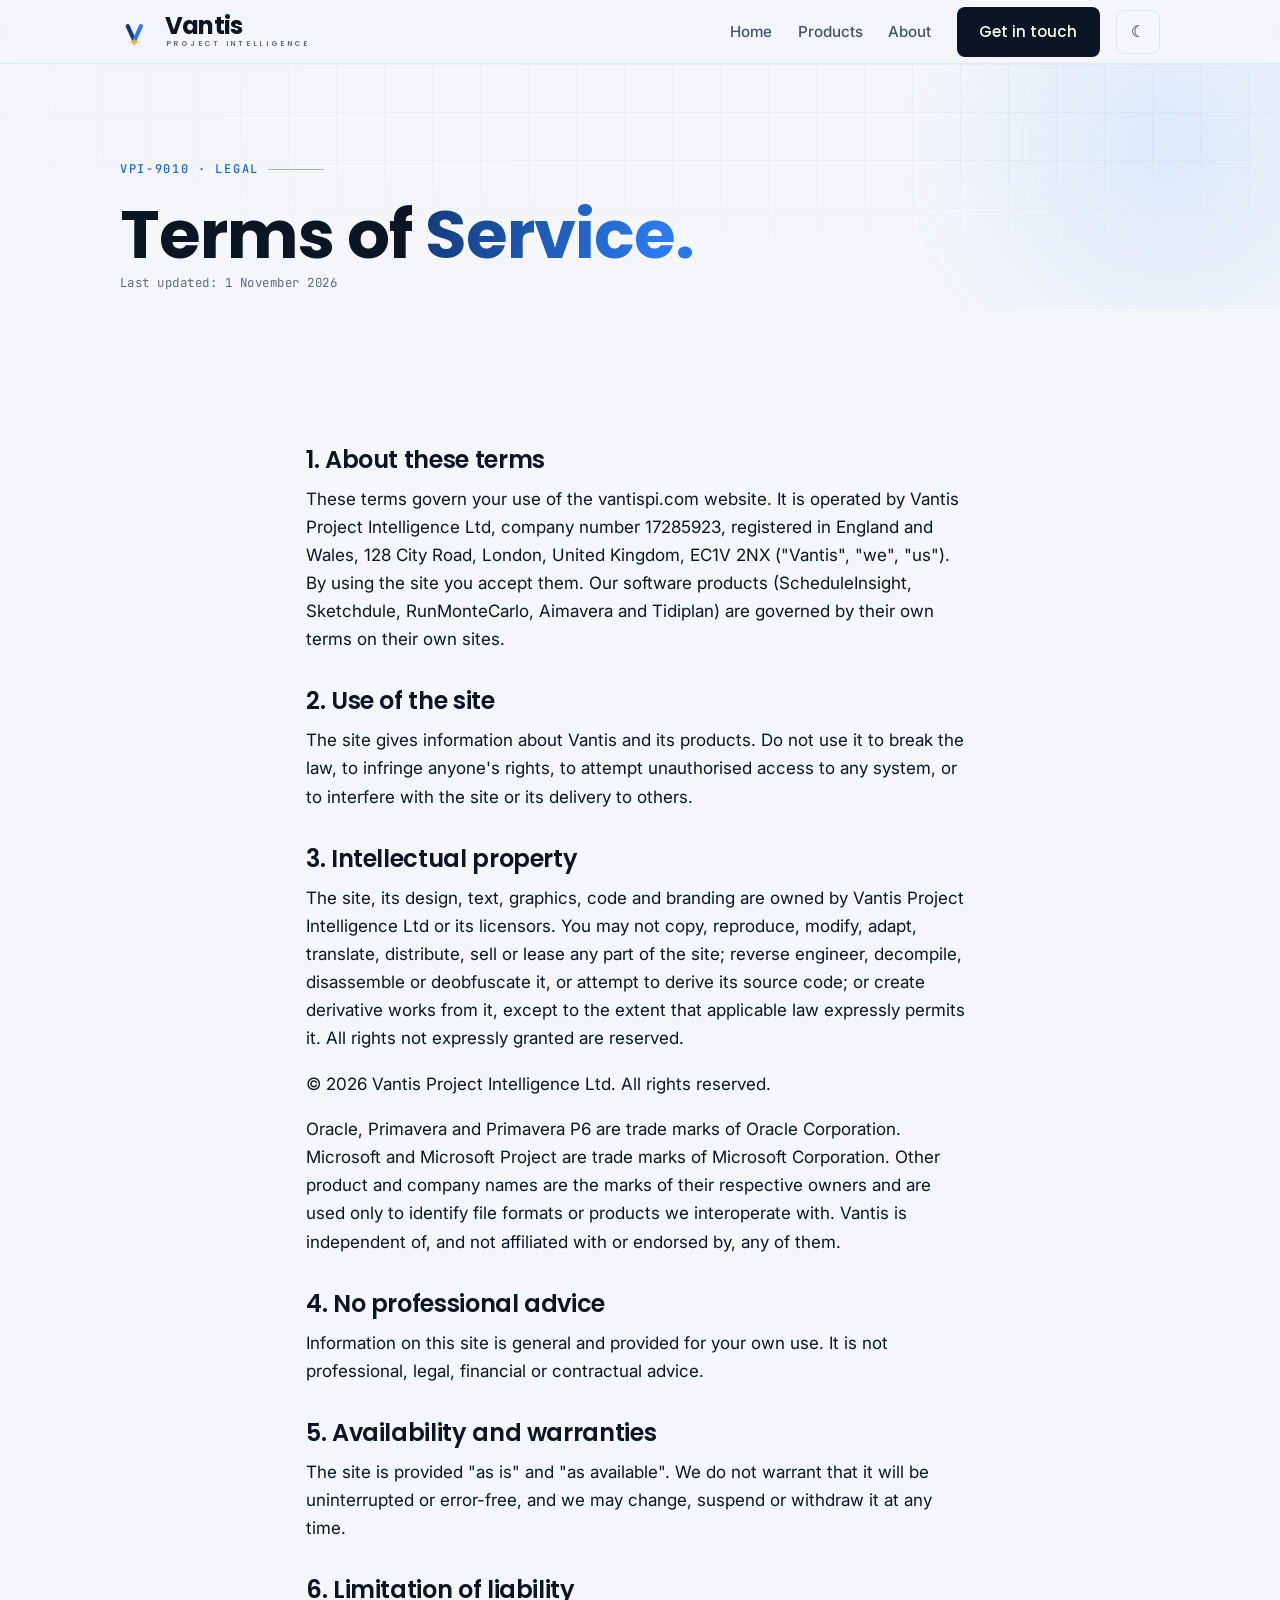
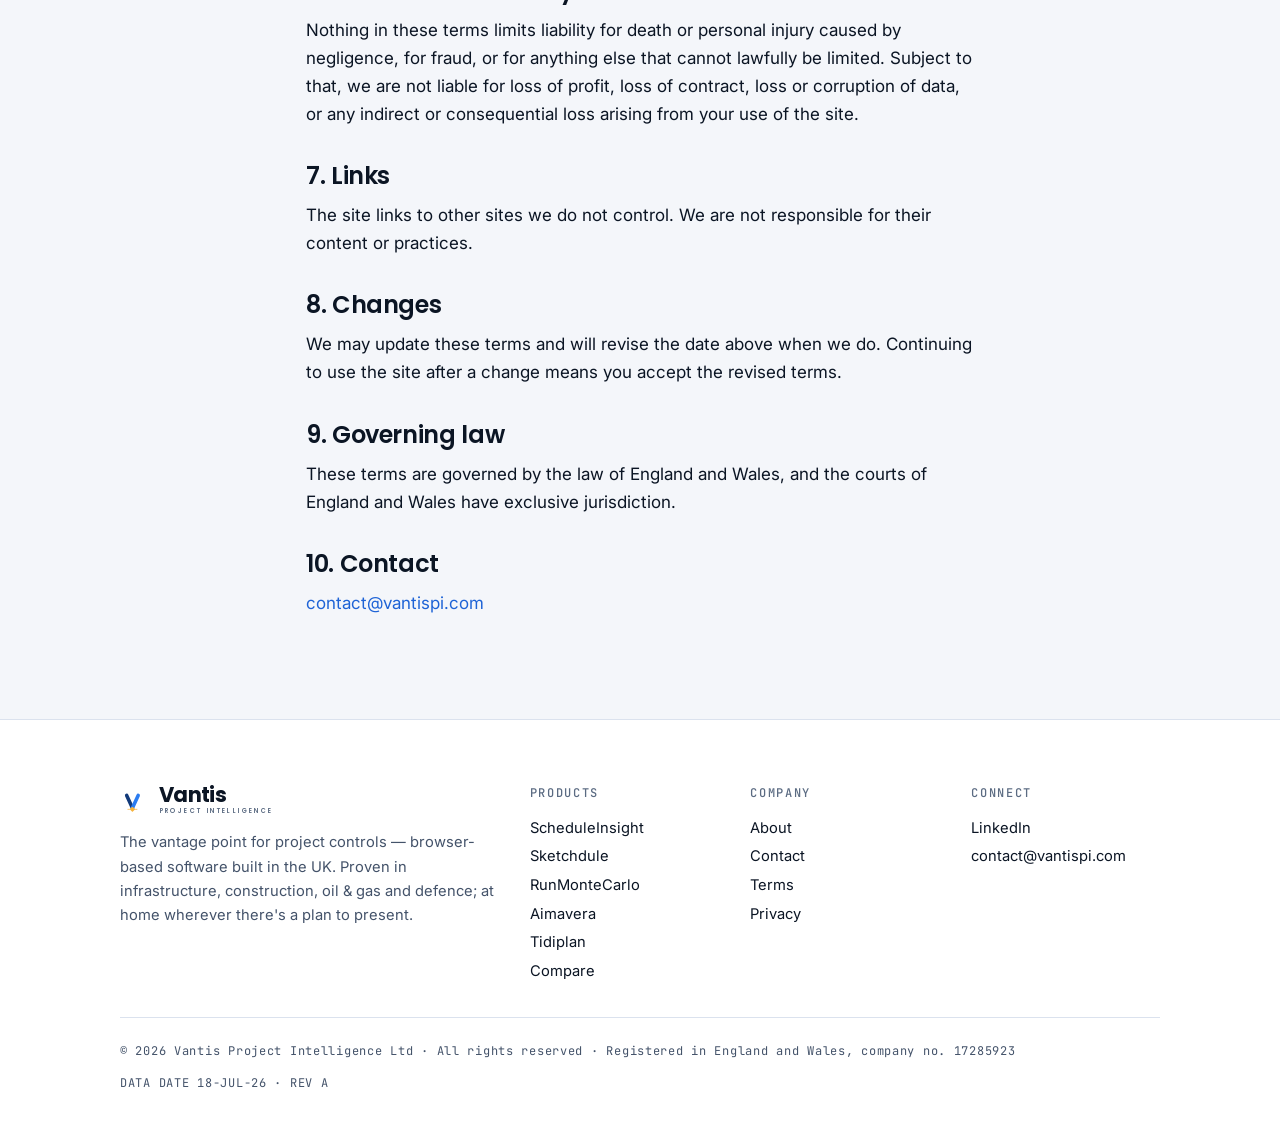
<file: terms.html>
<!DOCTYPE html>
<html lang="en-GB">
<head>
  <meta charset="UTF-8">
  <meta name="viewport" content="width=device-width, initial-scale=1.0">
  <script>(function(){try{var t=localStorage.getItem("vpi-theme")||(matchMedia("(prefers-color-scheme: dark)").matches?"dark":"light");document.documentElement.setAttribute("data-theme",t);}catch(e){}})();</script>
  <meta name="theme-color" content="#f4f6fa" media="(prefers-color-scheme: light)">
  <meta name="theme-color" content="#0b1524" media="(prefers-color-scheme: dark)">
  <title>Terms of Service — Vantis Project Intelligence</title>
  <meta name="description" content="The terms for using the Vantis Project Intelligence website.">
  <link rel="canonical" href="https://vantispi.com/terms.html">
  <link rel="icon" href="favicon.ico" sizes="32x32">
  <link rel="icon" type="image/svg+xml" href="assets/favicon.svg">
  <link rel="apple-touch-icon" href="assets/brand/apple-touch-icon-180.png">
  <meta property="og:type" content="website">
  <meta property="og:site_name" content="Vantis Project Intelligence">
  <meta property="og:title" content="Terms of Service — Vantis Project Intelligence">
  <meta property="og:description" content="The terms for using the Vantis Project Intelligence website.">
  <meta property="og:url" content="https://vantispi.com/terms.html">
  <meta property="og:image" content="https://vantispi.com/assets/brand/og-image.png">
  <link rel="preconnect" href="https://fonts.googleapis.com">
  <link rel="preconnect" href="https://fonts.gstatic.com" crossorigin>
  <link href="https://fonts.googleapis.com/css2?family=Poppins:wght@500;600;700&family=Inter:wght@400;500;600&family=JetBrains+Mono:wght@400;500&display=swap" rel="stylesheet">
  <link rel="stylesheet" href="assets/style.css?v=7">
</head>
<body>

<header class="site-header">
  <div class="wrap">
    <a class="logo" href="index.html" aria-label="Vantis Project Intelligence — home">
      <svg class="logo-lockup" viewBox="58 42 764 138" aria-hidden="true"><g transform="translate(46,56)"><path d="M40 34 L64 86" fill="none" stroke="var(--arm1)" stroke-width="15" stroke-linecap="round"/><path d="M88 34 L64 86" fill="none" stroke="var(--arm2)" stroke-width="15" stroke-linecap="round"/><line x1="45" y1="92" x2="83" y2="92" stroke="#f6b33d" stroke-width="3.4" stroke-linecap="round" opacity="0.9"/><rect x="56" y="84" width="16" height="16" rx="2.8" transform="rotate(45 64 92)" fill="#f6b33d"/></g><text x="220" y="118" font-family="Poppins,'Segoe UI',sans-serif" font-size="88" font-weight="700" letter-spacing="-2.5" fill="var(--ink)">Vantis</text><text x="224" y="162" font-family="Poppins,'Segoe UI',sans-serif" font-size="26.5" font-weight="600" letter-spacing="10" fill="var(--ink-faint)">PROJECT INTELLIGENCE</text></svg>
    </a>
    <button class="nav-toggle" aria-expanded="false" aria-controls="site-nav">MENU</button>
    <nav class="site-nav" id="site-nav" aria-label="Main">
      <a href="index.html">Home</a>
      <a href="products.html">Products</a>
      <a href="about.html">About</a>
      <a class="btn btn--primary" href="contact.html">Get in touch</a>
    </nav>
    <button class="theme-toggle" type="button" aria-label="Switch between light and dark theme">☾</button>
  </div>
</header>

<main>

  <section class="hero" style="padding-bottom:1rem">
    <div class="wrap">
      <p class="eyebrow">VPI-9010 · Legal</p>
      <h1 style="max-width:24ch">Terms of <em class="accent-sweep" style="font-style:normal">Service.</em></h1>
      <p class="mono-note">Last updated: 1 November 2026</p>
    </div>
  </section>

  <section class="section">
    <div class="wrap prose">
      <h3>1. About these terms</h3>
      <p>These terms govern your use of the vantispi.com website. It is operated by Vantis Project Intelligence Ltd, company number 17285923, registered in England and Wales, 128 City Road, London, United Kingdom, EC1V 2NX ("Vantis", "we", "us"). By using the site you accept them. Our software products (ScheduleInsight, Sketchdule, RunMonteCarlo, Aimavera and Tidiplan) are governed by their own terms on their own sites.</p>
      <h3>2. Use of the site</h3>
      <p>The site gives information about Vantis and its products. Do not use it to break the law, to infringe anyone's rights, to attempt unauthorised access to any system, or to interfere with the site or its delivery to others.</p>
      <h3>3. Intellectual property</h3>
      <p>The site, its design, text, graphics, code and branding are owned by Vantis Project Intelligence Ltd or its licensors. You may not copy, reproduce, modify, adapt, translate, distribute, sell or lease any part of the site; reverse engineer, decompile, disassemble or deobfuscate it, or attempt to derive its source code; or create derivative works from it, except to the extent that applicable law expressly permits it. All rights not expressly granted are reserved.</p>
      <p>© 2026 Vantis Project Intelligence Ltd. All rights reserved.</p>
      <p>Oracle, Primavera and Primavera P6 are trade marks of Oracle Corporation. Microsoft and Microsoft Project are trade marks of Microsoft Corporation. Other product and company names are the marks of their respective owners and are used only to identify file formats or products we interoperate with. Vantis is independent of, and not affiliated with or endorsed by, any of them.</p>
      <h3>4. No professional advice</h3>
      <p>Information on this site is general and provided for your own use. It is not professional, legal, financial or contractual advice.</p>
      <h3>5. Availability and warranties</h3>
      <p>The site is provided "as is" and "as available". We do not warrant that it will be uninterrupted or error-free, and we may change, suspend or withdraw it at any time.</p>
      <h3>6. Limitation of liability</h3>
      <p>Nothing in these terms limits liability for death or personal injury caused by negligence, for fraud, or for anything else that cannot lawfully be limited. Subject to that, we are not liable for loss of profit, loss of contract, loss or corruption of data, or any indirect or consequential loss arising from your use of the site.</p>
      <h3>7. Links</h3>
      <p>The site links to other sites we do not control. We are not responsible for their content or practices.</p>
      <h3>8. Changes</h3>
      <p>We may update these terms and will revise the date above when we do. Continuing to use the site after a change means you accept the revised terms.</p>
      <h3>9. Governing law</h3>
      <p>These terms are governed by the law of England and Wales, and the courts of England and Wales have exclusive jurisdiction.</p>
      <h3>10. Contact</h3>
      <p><a href="mailto:contact@vantispi.com">contact@vantispi.com</a></p>
    </div>
  </section>

</main>

<footer class="site-footer">
  <div class="wrap">
    <div class="footer-grid">
      <div>
        <a class="logo" href="index.html"><svg class="logo-lockup" viewBox="58 42 764 138" aria-hidden="true"><g transform="translate(46,56)"><path d="M40 34 L64 86" fill="none" stroke="var(--arm1)" stroke-width="15" stroke-linecap="round"/><path d="M88 34 L64 86" fill="none" stroke="var(--arm2)" stroke-width="15" stroke-linecap="round"/><line x1="45" y1="92" x2="83" y2="92" stroke="#f6b33d" stroke-width="3.4" stroke-linecap="round" opacity="0.9"/><rect x="56" y="84" width="16" height="16" rx="2.8" transform="rotate(45 64 92)" fill="#f6b33d"/></g><text x="220" y="118" font-family="Poppins,'Segoe UI',sans-serif" font-size="88" font-weight="700" letter-spacing="-2.5" fill="var(--ink)">Vantis</text><text x="224" y="162" font-family="Poppins,'Segoe UI',sans-serif" font-size="26.5" font-weight="600" letter-spacing="10" fill="var(--ink-faint)">PROJECT INTELLIGENCE</text></svg></a>
        <p>The vantage point for project controls — browser-based software built in the UK. Proven in infrastructure, construction, oil &amp; gas and defence; at home wherever there's a plan to present.</p>
      </div>
      <div>
        <h4>Products</h4>
        <ul>
          <li><a href="https://scheduleinsight.com" rel="noopener">ScheduleInsight</a></li>
          <li><a href="https://sketchdule.com" rel="noopener">Sketchdule</a></li>
          <li><a href="https://runmontecarlo.com" rel="noopener">RunMonteCarlo</a></li>
          <li><a href="https://aimavera.com" rel="noopener">Aimavera</a></li>
          <li><a href="https://tidiplan.com" rel="noopener">Tidiplan</a></li>
          <li><a href="products.html">Compare</a></li>
        </ul>
      </div>
      <div>
        <h4>Company</h4>
        <ul>
          <li><a href="about.html">About</a></li>
          <li><a href="contact.html">Contact</a></li>
          <li><a href="terms.html">Terms</a></li>
          <li><a href="privacy.html">Privacy</a></li>
        </ul>
      </div>
      <div>
        <h4>Connect</h4>
        <ul>
          <li><a href="https://www.linkedin.com/company/vantis-project-intelligence/" rel="noopener">LinkedIn</a></li>
          <li><a href="mailto:contact@vantispi.com">contact@vantispi.com</a></li>
        </ul>
      </div>
    </div>
    <div class="footer-meta">
      <span>© 2026 Vantis Project Intelligence Ltd · All rights reserved · Registered in England and Wales, company no. 17285923</span>
      <span>DATA DATE 18-JUL-26 · REV A</span>
    </div>
  </div>
</footer>

<script src="assets/main.js?v=4" defer></script>
</body>
</html>
</file>
<file: assets/style.css>
/* ============================================================
   Vantis Project Intelligence — vantispi.com
   Design tokens & shared styles
   ============================================================ */

:root {
  /* Colour */
  --paper: #f4f6fa;
  --paper-raised: #ffffff;
  --ink: #0b1524;
  --ink-soft: #44536a;
  --ink-faint: #5b6b82;
  --line: #dbe2ee;
  --dark: #0b1524;
  --dark-panel: #122036;
  --dark-line: #24334e;
  --dark-text: #eaf0f8;
  --dark-text-soft: #9fb2cc;
  --blue: #1e63d6;
  --blue-bright: #6db2ff;
  --crit: #d6453d;
  --amber: #f6b33d;

  /* Theme-scoped graphic tokens */
  --sweep-a: #123a7a;
  --sweep-b: #2b7cf0;
  --grid-line: rgba(11, 21, 36, 0.035);
  --fig-grid: #e3e9f2;
  --fig-bar: #cbd5e3;
  --fig-label: #8a97ab;
  --fig-text: #44536a;
  --fig-fill: #e9eef6;
  --fig-accent: #2b7cf0;
  --fig-strong: #0b1524;

  /* Type */
  --font-display: "Poppins", "Helvetica Neue", Arial, sans-serif;
  --font-body: "Inter", -apple-system, BlinkMacSystemFont, "Segoe UI", sans-serif;
  --font-mono: "JetBrains Mono", "SFMono-Regular", Consolas, monospace;

  --size-hero: clamp(2.4rem, 5.4vw, 4.2rem);
  --size-h2: clamp(1.7rem, 3.2vw, 2.5rem);
  --size-h3: clamp(1.2rem, 2vw, 1.5rem);

  --wrap: 1120px;
  --pad: clamp(1.25rem, 4vw, 2.5rem);
}

* { box-sizing: border-box; margin: 0; padding: 0; }

html { scroll-behavior: smooth; }

body {
  font-family: var(--font-body);
  font-size: 1.0625rem;
  line-height: 1.65;
  color: var(--ink);
  background: var(--paper);
  -webkit-font-smoothing: antialiased;
}

img, svg { display: block; max-width: 100%; }

a { color: var(--blue); text-decoration: none; }
a:hover { text-decoration: underline; }
a:focus-visible, button:focus-visible {
  outline: 2px solid var(--blue);
  outline-offset: 3px;
  border-radius: 2px;
}

.wrap { max-width: var(--wrap); margin: 0 auto; padding-inline: var(--pad); }

/* ---------- Typography ---------- */

h1, h2, h3 { font-family: var(--font-display); line-height: 1.12; letter-spacing: -0.015em; }
h1 { font-size: var(--size-hero); font-weight: 700; }
h2 { font-size: var(--size-h2); font-weight: 700; }
h3 { font-size: var(--size-h3); font-weight: 600; }

.lede { font-size: clamp(1.1rem, 1.8vw, 1.3rem); color: var(--ink-soft); max-width: 46ch; }

/* Activity-ID eyebrow — sections are labelled like schedule activities */
.eyebrow {
  font-family: var(--font-mono);
  font-size: 0.75rem;
  font-weight: 500;
  letter-spacing: 0.14em;
  text-transform: uppercase;
  color: var(--blue);
  display: flex;
  align-items: center;
  gap: 0.6rem;
  margin-bottom: 1.1rem;
}
.eyebrow::after { content: ""; height: 1px; width: 3.5rem; background: currentColor; opacity: 0.45; }

/* Milestone diamond marker */
.diamond {
  display: inline-block;
  width: 9px; height: 9px;
  background: var(--blue);
  transform: rotate(45deg);
  flex: none;
}
.diamond--amber { background: var(--amber); }

/* ---------- Header ---------- */

.site-header {
  position: sticky;
  top: 0;
  z-index: 50;
  background: color-mix(in srgb, var(--paper) 88%, transparent);
  backdrop-filter: blur(10px);
  -webkit-backdrop-filter: blur(10px);
  border-bottom: 1px solid var(--line);
}
.site-header .wrap {
  display: flex;
  align-items: center;
  justify-content: space-between;
  gap: 1rem;
  min-height: 64px;
}

.logo {
  display: flex;
  align-items: baseline;
  gap: 0.55rem;
  color: var(--ink);
  text-decoration: none;
  font-family: var(--font-display);
  font-weight: 700;
  font-size: 1.18rem;
  letter-spacing: -0.01em;
}
.logo { --arm1: #123a7a; --arm2: #2b7cf0; }
.logo:hover { text-decoration: none; }
.logo-mark { width: 27px; height: 27px; align-self: center; flex: none; }

/* Official lockup artwork in header/footer (inline SVG — inherits Poppins + theme tokens) */
.logo-lockup { height: 38px; width: auto; display: block; }
.site-footer .logo-lockup { height: 33px; }
.logo small {
  font-family: var(--font-display);
  font-weight: 600;
  font-size: 0.6rem;
  letter-spacing: 0.16em;
  text-transform: uppercase;
  color: var(--ink-faint);
}

.site-nav { display: flex; align-items: center; gap: 1.6rem; }
.site-nav a {
  color: var(--ink-soft);
  font-size: 0.95rem;
  font-weight: 500;
}
.site-nav a:hover { color: var(--ink); text-decoration: none; }
.site-nav a[aria-current="page"] { color: var(--ink); }
.site-nav a[aria-current="page"]:not(.btn) { box-shadow: 0 2px 0 var(--blue); }

.site-nav a.btn--primary,
.site-nav a.btn--primary:hover,
.site-nav a.btn--primary[aria-current="page"] {
  color: var(--paper-raised);
  box-shadow: none;
}

.nav-toggle {
  display: none;
  background: none;
  border: 1px solid var(--line);
  border-radius: 6px;
  padding: 0.45rem 0.6rem;
  font-family: var(--font-mono);
  font-size: 0.75rem;
  letter-spacing: 0.08em;
  color: var(--ink);
  cursor: pointer;
}

/* ---------- Buttons ---------- */

.btn {
  display: inline-flex;
  align-items: center;
  gap: 0.5rem;
  font-family: var(--font-display);
  font-weight: 600;
  font-size: 0.98rem;
  padding: 0.7rem 1.35rem;
  border-radius: 8px;
  border: 1px solid transparent;
  cursor: pointer;
  transition: transform 120ms ease, box-shadow 120ms ease, background 120ms ease;
}
.btn:hover { text-decoration: none; transform: translateY(-1px); }

.btn--primary { background: var(--ink); color: var(--paper-raised); }
.btn--primary:hover { box-shadow: 0 6px 18px rgba(11, 21, 36, 0.25); }
.btn--ghost { border-color: var(--line); color: var(--ink); background: transparent; }
.btn--ghost:hover { border-color: var(--ink-faint); }

/* ---------- Sections ---------- */

.section { padding-block: clamp(3.5rem, 8vw, 6.5rem); }
.section--tight { padding-block: clamp(2.25rem, 5vw, 3.5rem); }

/* Alternate section — white in light mode, deep navy in dark mode */
.on-dark {
  background: var(--paper-raised);
}

.section-head { max-width: 62ch; margin-bottom: clamp(2rem, 4vw, 3.25rem); }
.section-head p { color: var(--ink-soft); margin-top: 0.9rem; }

/* ---------- Hero ---------- */

.hero { padding-block: clamp(3.5rem, 8vw, 6rem) clamp(3rem, 7vw, 5.5rem); overflow: hidden; }
.hero-grid {
  display: grid;
  grid-template-columns: minmax(0, 1.05fr) minmax(0, 0.95fr);
  gap: clamp(2rem, 5vw, 4.5rem);
  align-items: center;
}
.hero .lede { margin-top: 1.3rem; }
.hero-ctas { display: flex; flex-wrap: wrap; gap: 0.85rem; margin-top: 2.1rem; }
.hero-note {
  margin-top: 1.4rem;
  font-family: var(--font-mono);
  font-size: 0.75rem;
  letter-spacing: 0.06em;
  color: var(--ink-faint);
  display: flex;
  align-items: center;
  gap: 0.55rem;
}

/* Gantt hero figure */
.gantt-fig {
  background: var(--paper-raised);
  border: 1px solid var(--line);
  border-radius: 12px;
  padding: 1.1rem 1.2rem 1.3rem;
  box-shadow: 0 18px 50px rgba(11, 21, 36, 0.09);
}
.gantt-fig figcaption {
  font-family: var(--font-mono);
  font-size: 0.75rem;
  letter-spacing: 0.1em;
  text-transform: uppercase;
  color: var(--ink-faint);
  display: flex;
  justify-content: space-between;
  gap: 1rem;
  margin-bottom: 0.85rem;
}

/* Bar draw-in animation (hooked by .is-in) */
.gantt-fig .bar { transform: scaleX(0); transform-origin: left center; }
.gantt-fig.is-in .bar { animation: bar-in 700ms cubic-bezier(0.22, 1, 0.36, 1) forwards; }
.gantt-fig.is-in .crit-line { stroke-dasharray: 620; stroke-dashoffset: 620; animation: dash-in 1100ms 650ms ease-out forwards; }
.gantt-fig.is-in .crit-ms { opacity: 0; animation: pop-in 350ms 1600ms ease-out forwards; }

@keyframes bar-in { to { transform: scaleX(1); } }
@keyframes dash-in { to { stroke-dashoffset: 0; } }
@keyframes pop-in { to { opacity: 1; } }

/* ---------- Hero modern animation ---------- */

.hero { position: relative; }
.hero::before {
  content: "";
  position: absolute;
  inset: 0;
  background-image:
    linear-gradient(to right, var(--grid-line) 1px, transparent 1px),
    linear-gradient(to bottom, var(--grid-line) 1px, transparent 1px);
  background-size: 48px 48px;
  mask-image: radial-gradient(ellipse 90% 80% at 60% 20%, black 30%, transparent 75%);
  -webkit-mask-image: radial-gradient(ellipse 90% 80% at 60% 20%, black 30%, transparent 75%);
  pointer-events: none;
}
.hero::after {
  content: "";
  position: absolute;
  top: -12rem; right: -10rem;
  width: 34rem; height: 34rem;
  border-radius: 50%;
  background: radial-gradient(circle, rgba(109, 178, 255, 0.18), transparent 65%);
  filter: blur(20px);
  animation: orb-drift 14s ease-in-out infinite alternate;
  pointer-events: none;
}
.hero .wrap { position: relative; }

@keyframes orb-drift {
  from { transform: translate(0, 0) scale(1); }
  to { transform: translate(-4rem, 3rem) scale(1.12); }
}

/* Masked line reveal for the headline */
.line-mask { display: block; overflow: hidden; }
.line-mask > span {
  display: block;
  transform: translateY(110%);
  animation: line-rise 850ms cubic-bezier(0.22, 1, 0.36, 1) forwards;
}
.line-mask:nth-child(1) > span { animation-delay: 80ms; }
.line-mask:nth-child(2) > span { animation-delay: 200ms; }
.line-mask:nth-child(3) > span { animation-delay: 320ms; }

@keyframes line-rise { to { transform: translateY(0); } }

.accent-sweep {
  background: linear-gradient(100deg, var(--sweep-a) 0%, var(--sweep-b) 45%, var(--sweep-a) 90%);
  background-size: 200% 100%;
  -webkit-background-clip: text;
  background-clip: text;
  -webkit-text-fill-color: transparent;
  color: transparent;
  animation: sweep 5s ease-in-out 1.4s infinite;
}
@keyframes sweep {
  0%, 100% { background-position: 0% 0; }
  50% { background-position: 100% 0; }
}

.rise { opacity: 0; transform: translateY(16px); animation: rise-in 700ms cubic-bezier(0.22, 1, 0.36, 1) forwards; }
.rise-1 { animation-delay: 480ms; }
.rise-2 { animation-delay: 640ms; }
.rise-3 { animation-delay: 800ms; }
@keyframes rise-in { to { opacity: 1; transform: none; } }

.hero .gantt-fig { animation: fig-in 900ms 350ms cubic-bezier(0.22, 1, 0.36, 1) both; }
@keyframes fig-in {
  from { opacity: 0; transform: translateY(26px) scale(0.97); }
  to { opacity: 1; transform: none; }
}

@media (prefers-reduced-motion: reduce) {
  .hero::after { animation: none; }
  .line-mask > span { transform: none; animation: none; }
  .accent-sweep { animation: none; }
  .rise { opacity: 1; transform: none; animation: none; }
  .hero .gantt-fig { animation: none; }
}

/* ---------- Cards & grids ---------- */

.grid-3 { display: grid; grid-template-columns: repeat(3, minmax(0, 1fr)); gap: 1.25rem; }
.grid-2 { display: grid; grid-template-columns: repeat(2, minmax(0, 1fr)); gap: 1.25rem; }

.card {
  background: var(--paper-raised);
  border: 1px solid var(--line);
  border-radius: 12px;
  padding: 1.6rem 1.5rem;
  transition: transform 140ms ease, box-shadow 140ms ease;
}
.card:hover { transform: translateY(-3px); box-shadow: 0 12px 30px rgba(11, 21, 36, 0.08); }
.card h3 { margin-bottom: 0.6rem; display: flex; align-items: center; gap: 0.6rem; }
.card p { color: var(--ink-soft); font-size: 0.98rem; }

.on-dark .card { background: var(--paper); }

/* Sector strip */
.sector-strip {
  border-top: 1px solid var(--line);
  border-bottom: 1px solid var(--line);
  background: var(--paper-raised);
}
.sector-strip .wrap {
  display: flex;
  flex-wrap: wrap;
  align-items: center;
  justify-content: space-between;
  gap: 1rem 2rem;
  padding-block: 1.1rem;
}
.sector-strip span {
  font-family: var(--font-mono);
  font-size: 0.78rem;
  letter-spacing: 0.14em;
  text-transform: uppercase;
  color: var(--ink-soft);
  display: flex;
  align-items: center;
  gap: 0.7rem;
}
.sector-strip .diamond { width: 7px; height: 7px; }

/* ---------- Product panels ---------- */

.product-panel {
  display: grid;
  grid-template-columns: minmax(0, 1fr) minmax(0, 1fr);
  gap: clamp(2rem, 5vw, 4rem);
  align-items: center;
  padding-block: clamp(2.5rem, 5vw, 4rem);
}
.product-panel + .product-panel { border-top: 1px solid var(--line); }
.product-panel.flip .product-media { order: -1; }

.product-kicker {
  font-family: var(--font-mono);
  font-size: 0.75rem;
  letter-spacing: 0.14em;
  text-transform: uppercase;
  color: var(--blue);
  margin-bottom: 0.8rem;
}
.product-panel h3, .product-panel h2 { font-size: clamp(1.6rem, 2.8vw, 2.1rem); }
.product-panel .desc { color: var(--ink-soft); margin-top: 0.85rem; max-width: 50ch; }

.feature-list { list-style: none; margin-top: 1.35rem; display: grid; gap: 0.55rem; }
.feature-list li {
  display: flex;
  gap: 0.7rem;
  align-items: baseline;
  font-size: 0.95rem;
  color: var(--ink);
}
.feature-list .diamond { width: 7px; height: 7px; background: var(--blue); transform: rotate(45deg) translateY(-1px); }
.feature-list li span:last-child { color: var(--ink-soft); }
.feature-list li strong { color: var(--ink); font-weight: 600; }

.product-ctas { display: flex; flex-wrap: wrap; gap: 0.8rem; margin-top: 1.7rem; }

.product-media {
  background: var(--paper-raised);
  border: 1px solid var(--line);
  border-radius: 12px;
  padding: 1.1rem;
  box-shadow: 0 18px 50px rgba(11, 21, 36, 0.09);
}
.product-media figcaption {
  font-family: var(--font-mono);
  font-size: 0.75rem;
  letter-spacing: 0.1em;
  text-transform: uppercase;
  color: var(--ink-faint);
  margin-bottom: 0.8rem;
  display: flex;
  justify-content: space-between;
}

/* ---------- Product brand lockups (marks & wordmarks from the product sites) ---------- */

.product-brand {
  display: flex;
  align-items: center;
  gap: 0.6rem;
  margin-bottom: 0.9rem;
  width: fit-content;
  transition: transform 120ms ease;
}
a.product-brand { text-decoration: none; }
a.product-brand:hover { text-decoration: none; transform: translateY(-1px); }
.pb-num {
  font-family: var(--font-mono);
  font-size: 0.75rem;
  font-weight: 500;
  letter-spacing: 0.14em;
  color: var(--ink-faint);
  margin-right: 0.2rem;
}
.pb-num::after { content: "·"; margin-left: 0.6rem; }
.product-brand .pb-mark { flex: none; }
.pb-mark--si { --mk-tile: #eef1f6; --mk-stroke: #e4e7ef; --mk-barA: #534ab7; --mk-barB: #94a3b8; }
[data-theme="dark"] .pb-mark--si { --mk-tile: #141722; --mk-stroke: #21242f; --mk-barA: #6e7bff; --mk-barB: #a3a7b5; }
.pb-name { font-size: 1.35rem; line-height: 1; }
.pb-name--si { font-family: "Space Grotesk", var(--font-display); font-weight: 600; letter-spacing: -0.01em; color: var(--ink); }
.pb-name--si span { font-weight: 500; color: var(--ink-soft); }
.pb-name--sk { font-family: var(--font-body); font-weight: 800; letter-spacing: -0.02em; color: var(--ink); }
.pb-name--rmc { font-family: var(--font-display); font-weight: 700; letter-spacing: -0.015em; color: var(--ink); }
.pb-name--rmc span { color: var(--ink-soft); font-weight: 600; }
.pb-name--aim { font-family: var(--font-body); font-weight: 600; letter-spacing: -0.015em; color: var(--ink); }
.pb-name--aim b { font-weight: 600; color: #5662e0; }
[data-theme="dark"] .pb-name--aim b { color: #6e7bff; }
.pb-name--tid { font-family: var(--font-display); font-weight: 700; letter-spacing: -0.015em; color: var(--ink); }
.pb-name--tid span { color: var(--ink-soft); font-weight: 600; }
.pb-mark { border-radius: 6px; }

/* ---------- CTA band ---------- */

.cta-band { text-align: center; }
.cta-band h2 { max-width: 22ch; margin-inline: auto; }
.cta-band p { color: var(--ink-soft); margin-top: 1rem; max-width: 52ch; margin-inline: auto; }
.cta-band .hero-ctas { justify-content: center; }

/* ---------- Prose / detail lists ---------- */

.prose { max-width: 68ch; }
.prose p + p { margin-top: 1.1rem; }
.prose h3 { margin-top: 2.2rem; margin-bottom: 0.7rem; }

.def-list { display: grid; gap: 1.1rem; margin-top: 1.5rem; }
.def-list > div {
  border-left: 2px solid var(--blue);
  padding-left: 1.1rem;
}
.def-list strong { font-family: var(--font-display); font-weight: 600; display: block; margin-bottom: 0.2rem; }
.def-list p { color: var(--ink-soft); font-size: 0.97rem; }

/* ---------- Forms ---------- */

.form-grid { display: grid; gap: 1.1rem; max-width: 560px; }
.form-grid label {
  display: grid;
  gap: 0.4rem;
  font-family: var(--font-mono);
  font-size: 0.72rem;
  letter-spacing: 0.12em;
  text-transform: uppercase;
  color: var(--ink-soft);
}
.form-grid input, .form-grid select, .form-grid textarea {
  font-family: var(--font-body);
  font-size: 1rem;
  color: var(--ink);
  background: var(--paper-raised);
  border: 1px solid var(--line);
  border-radius: 8px;
  padding: 0.75rem 0.9rem;
}
.form-grid input:focus, .form-grid select:focus, .form-grid textarea:focus {
  outline: 2px solid var(--blue);
  outline-offset: 1px;
  border-color: var(--blue);
}
.form-grid textarea { min-height: 150px; resize: vertical; }

/* ---------- Footer ---------- */

.site-footer {
  background: var(--paper-raised);
  color: var(--ink-soft);
  border-top: 1px solid var(--line);
  padding-block: clamp(2.5rem, 5vw, 4rem) 1.75rem;
  font-size: 0.92rem;
}
.footer-grid {
  display: grid;
  grid-template-columns: 2fr 1fr 1fr 1fr;
  gap: 2rem;
  padding-bottom: 2.25rem;
  border-bottom: 1px solid var(--line);
}
.site-footer .logo { color: var(--ink); margin-bottom: 0.8rem; }
.site-footer .logo small { color: var(--ink-faint); }
.site-footer h4 {
  font-family: var(--font-mono);
  font-size: 0.75rem;
  font-weight: 500;
  letter-spacing: 0.14em;
  text-transform: uppercase;
  color: var(--ink-faint);
  margin-bottom: 0.85rem;
}
.site-footer ul { list-style: none; display: grid; gap: 0.5rem; }
.site-footer a { color: var(--ink); font-weight: 400; }
.site-footer a:hover { color: var(--blue); text-decoration: none; }
.footer-meta {
  display: flex;
  flex-wrap: wrap;
  justify-content: space-between;
  gap: 0.75rem 2rem;
  padding-top: 1.5rem;
  font-family: var(--font-mono);
  font-size: 0.75rem;
  letter-spacing: 0.06em;
}

/* ---------- Scroll reveal ---------- */

.reveal { opacity: 0; transform: translateY(18px); transition: opacity 600ms ease, transform 600ms ease; }
.reveal.is-in { opacity: 1; transform: none; }

/* ---------- Utility ---------- */

.mono-note {
  font-family: var(--font-mono);
  font-size: 0.78rem;
  letter-spacing: 0.04em;
  color: var(--ink-faint);
}
.center { text-align: center; }

/* ---------- Responsive ---------- */

@media (max-width: 880px) {
  .hero-grid, .product-panel, .grid-3, .grid-2, .footer-grid { grid-template-columns: 1fr; }
  .product-panel.flip .product-media { order: 0; }

  .nav-toggle { display: inline-flex; }
  .site-nav {
    position: absolute;
    top: 100%;
    left: 0; right: 0;
    flex-direction: column;
    align-items: stretch;
    gap: 0;
    background: var(--paper-raised);
    border-bottom: 1px solid var(--line);
    display: none;
    padding: 0.5rem 0 1rem;
  }
  .site-nav.open { display: flex; }
  .site-nav a { padding: 0.8rem var(--pad); }
  .site-nav a[aria-current="page"]:not(.btn) { box-shadow: none; color: var(--blue); }
  .site-nav .btn { margin: 0.6rem var(--pad) 0; justify-content: center; }
}

/* ---------- Reduced motion ---------- */

@media (prefers-reduced-motion: reduce) {
  html { scroll-behavior: auto; }
  .reveal { opacity: 1; transform: none; transition: none; }
  .gantt-fig .bar { transform: none; animation: none !important; }
  .gantt-fig.is-in .crit-line { stroke-dasharray: none; stroke-dashoffset: 0; animation: none; }
  .gantt-fig.is-in .crit-ms { opacity: 1; animation: none; }
  .btn, .card { transition: none; }
}

/* ---------- Theme toggle ---------- */

.theme-toggle {
  background: none;
  border: 1px solid var(--line);
  border-radius: 8px;
  width: 36px;
  height: 36px;
  display: inline-flex;
  align-items: center;
  justify-content: center;
  font-size: 1rem;
  line-height: 1;
  color: var(--ink);
  cursor: pointer;
  flex: none;
}
.theme-toggle:hover { border-color: var(--ink-faint); }
.site-nav { margin-left: auto; }

@media (max-width: 880px) {
  .nav-toggle { margin-left: auto; }
  .site-nav { margin-left: 0; }
}

/* ---------- Dark theme ---------- */

[data-theme="dark"] {
  --paper: #0b1524;
  --paper-raised: #122036;
  --ink: #eaf0f8;
  --ink-soft: #b6c4d8;
  --ink-faint: #8a9cb5;
  --line: #24334e;
  --blue: #6db2ff;
  --sweep-a: #6db2ff;
  --sweep-b: #bcdaff;
  --grid-line: rgba(234, 240, 248, 0.045);
  --fig-grid: #24334e;
  --fig-bar: #3a4a63;
  --fig-label: #8a9cb5;
  --fig-text: #9fb2cc;
  --fig-fill: #16233c;
  --fig-accent: #6db2ff;
  --fig-strong: #ffffff;
}
[data-theme="dark"] .logo { --arm1: #3e78c6; --arm2: #6db2ff; }
[data-theme="dark"] .on-dark { background: #081020; }
[data-theme="dark"] .site-footer { background: #081020; }
[data-theme="dark"] .gantt-fig, [data-theme="dark"] .product-media { box-shadow: 0 18px 50px rgba(0, 0, 0, 0.4); }
[data-theme="dark"] .card:hover { box-shadow: 0 12px 30px rgba(0, 0, 0, 0.45); }
[data-theme="dark"] .hero::after { background: radial-gradient(circle, rgba(109, 178, 255, 0.13), transparent 65%); }
[data-theme="dark"] .btn--primary { background: var(--blue-bright); color: #0b1524; }
[data-theme="dark"] .btn--primary:hover { box-shadow: 0 6px 22px rgba(109, 178, 255, 0.3); }
[data-theme="dark"] .site-nav a.btn--primary { color: #0b1524; }

/* ---------- Product tabs (products page) ---------- */
.product-tabs-bar {
  position: sticky; top: 63px; z-index: 30;
  background: color-mix(in srgb, var(--paper) 92%, transparent);
  -webkit-backdrop-filter: saturate(180%) blur(12px);
  backdrop-filter: saturate(180%) blur(12px);
  border-bottom: 1px solid var(--line);
  padding-block: 0.7rem;
}
.product-tabs {
  display: inline-flex;
  gap: 0.25rem;
  max-width: 100%;
  padding: 0.3rem;
  background: color-mix(in srgb, var(--ink) 4%, var(--paper-raised));
  border: 1px solid var(--line);
  border-radius: 999px;
  overflow-x: auto;
  scrollbar-width: none;
}
.product-tabs::-webkit-scrollbar { display: none; }
.ptab {
  display: inline-flex; align-items: center; gap: 0.5rem; flex: none;
  font-family: var(--font-display); font-weight: 600; font-size: 0.95rem;
  color: var(--ink-soft); background: transparent;
  border: 0; border-radius: 999px;
  padding: 0.6rem 1.25rem; cursor: pointer; white-space: nowrap;
  transition: color 180ms ease, background 180ms ease, box-shadow 180ms ease;
}
.ptab:hover { color: var(--ink); background: color-mix(in srgb, var(--ink) 7%, transparent); }
.ptab .ptab-num {
  font-family: var(--font-mono); font-size: 0.7rem; font-weight: 500;
  letter-spacing: 0.05em; opacity: 0.6;
}
.ptab[aria-selected="true"] {
  color: #ffffff;
  background: var(--blue);
  box-shadow: 0 6px 18px color-mix(in srgb, var(--blue) 38%, transparent);
}
.ptab[aria-selected="true"] .ptab-num { opacity: 0.78; }
.ptab:focus-visible { outline: 2px solid var(--blue); outline-offset: 3px; }
[data-theme="dark"] .product-tabs { background: color-mix(in srgb, #ffffff 5%, var(--paper-raised)); }
[data-theme="dark"] .ptab[aria-selected="true"] {
  color: #06111f;
  background: var(--blue-bright);
  box-shadow: 0 6px 20px color-mix(in srgb, var(--blue-bright) 32%, transparent);
}
.product-tabpanel { padding-top: clamp(1.35rem, 2.5vw, 2rem); }
.product-tabpanel[hidden] { display: none; }
.product-tabpanel:focus { outline: none; }
@media (max-width: 560px) {
  .product-tabs { width: 100%; }
  .ptab { flex: 1 1 0; justify-content: center; padding-inline: 0.7rem; }
}

/* Aimavera / Tidiplan product figures */
.anim-bar { transform-box: fill-box; transform-origin: left center; transform: scaleX(0); }
.is-in .anim-bar { animation: bar-in 700ms cubic-bezier(0.22, 1, 0.36, 1) var(--d, 0ms) forwards; }
.anim-line { stroke-dasharray: var(--len, 400); stroke-dashoffset: var(--len, 400); }
.is-in .anim-line { animation: dash-in 1100ms ease-out var(--d, 0ms) forwards; }
.is-in .anim-pulse { animation: fig-pulse 2.2s ease-in-out 1.6s infinite; }
@keyframes fig-pulse { 0%, 100% { opacity: 1; } 50% { opacity: 0.3; } }
@media (prefers-reduced-motion: reduce) {
  .anim-bar { transform: none; animation: none !important; }
  .anim-line { stroke-dashoffset: 0; animation: none !important; }
  .anim-pulse { animation: none !important; }
}

/* Aimavera hero demo (schedule edited live by the AI assistant) */
.am-demo{--a-paper:#fff;--a-sunk:#f6f7f9;--a-ink:#1c1e26;--a-soft:#6b7280;--a-faint:#9aa0aa;--a-rule:#e6e8ef;--a-firm:#d3d7e0;--a-acc:#5662e0;--a-grid:#f0f1f5;--a-shadow:rgba(28,30,38,.08);--a-green:#3fb57f;--a-red:#e5604a;--a-mono:var(--font-mono);grid-column:1/-1;margin-top:2rem}
[data-theme="dark"] .am-demo{--a-paper:#0c0d0f;--a-sunk:#101114;--a-ink:#ececee;--a-soft:#a0a2a8;--a-faint:#6b6d74;--a-rule:#1e2025;--a-firm:#2a2c31;--a-acc:#6e7bff;--a-grid:#16181c;--a-shadow:rgba(0,0,0,.5)}
.am-demo .demo2{display:grid;grid-template-columns:minmax(0,1.55fr) minmax(0,1fr);gap:14px;align-items:stretch}
.am-demo .plot,.am-demo .chat{border:1px solid var(--a-rule);border-radius:4px;background:var(--a-paper);box-shadow:0 12px 40px var(--a-shadow);overflow:hidden;color:var(--a-ink);text-align:left}
.am-demo .plot{display:flex;flex-direction:column}
.am-demo .plot > svg{display:block;width:100%;height:auto}
.am-demo .bar-head,.am-demo .chat .head{display:flex;align-items:center;gap:8px;height:36px;padding:0 12px;border-bottom:1px solid var(--a-rule);background:var(--a-sunk);font:400 12px/1 var(--a-mono);color:var(--a-soft)}
.am-demo .grow{flex:1}
.am-demo #revealReplay{background:none;border:1px solid var(--a-firm);border-radius:3px;color:var(--a-soft);font:400 12px/1 var(--a-mono);padding:4px 9px;cursor:pointer}
.am-demo .chat{display:flex;flex-direction:column}
.am-demo .msgs{flex:1;display:flex;flex-direction:column;gap:8px;padding:12px;min-height:210px;max-height:296px;overflow-y:auto;scrollbar-width:none}
.am-demo .msgs::-webkit-scrollbar{display:none}
.am-demo .bubble{max-width:92%;border-radius:8px;padding:8px 12px;font-size:12px;line-height:1.5}
.am-demo .bubble.ai{align-self:flex-start;background:var(--a-sunk);color:var(--a-ink);border:1px solid var(--a-rule);border-bottom-left-radius:3px}
.am-demo .bubble.ai b{color:var(--a-acc);font-weight:600}
.am-demo .bubble.user{align-self:flex-end;background:var(--a-acc);color:#fff;border-bottom-right-radius:3px;font-family:var(--a-mono);font-size:12px}
.am-demo .bubble .meta{display:block;margin-top:5px;font:400 12px/1.5 var(--a-mono);color:var(--a-green)}
.am-demo .bubble.ai .chipline{display:inline-block;margin-top:6px;font:500 12px/1 var(--a-mono);color:var(--a-acc);border:1px solid var(--a-firm);border-radius:3px;padding:4px 8px}
.am-demo #dots,.am-demo #dots2{align-self:flex-start;display:flex;gap:4px;padding:12px 12px;background:var(--a-sunk);border:1px solid var(--a-rule);border-radius:8px;border-bottom-left-radius:3px}
.am-demo #dots i,.am-demo #dots2 i{width:5px;height:5px;border-radius:50%;background:var(--a-soft)}
.am-demo .inputrow{display:flex;align-items:center;gap:8px;border-top:1px solid var(--a-rule);padding:9px 12px}
.am-demo .inputbox{flex:1;display:flex;align-items:center;min-height:30px;border:1px solid var(--a-firm);border-radius:3px;padding:5px 9px;font:400 12px/1.4 var(--a-mono);color:var(--a-ink);background:var(--a-paper)}
.am-demo #typed{white-space:pre}
.am-demo #caret{display:inline-block;width:7px;height:13px;margin-left:1px;background:var(--a-acc);animation:am-caret 1s steps(1) infinite}
@keyframes am-caret{0%,55%{opacity:1}56%,100%{opacity:0}}
.am-demo .send{width:28px;height:28px;border-radius:3px;background:var(--a-acc);display:flex;align-items:center;justify-content:center;flex:none}
.am-demo #slipTag{fill:#e5604a}
.am-demo #slipTag.ontime{fill:var(--a-soft)}
.am-demo.gsap .rv{opacity:0}
@media (prefers-reduced-motion:reduce){.am-demo.gsap .rv{opacity:1!important}}
@media (max-width:760px){.am-demo .demo2{grid-template-columns:1fr}}

/* ---------- Polish pass: hit targets, press feedback, materials, a11y ---------- */

/* No-JS: never leave below-the-fold content hidden */
@media (scripting: none) { .reveal { opacity: 1; transform: none; } }

/* Staggered card reveal (index set in main.js) */
.card.reveal { transition-delay: calc(var(--i, 0) * 60ms); }

/* 44px hit areas without changing layout */
.site-nav a:not(.btn), .site-footer a, .logo { position: relative; }
.site-nav a:not(.btn)::after, .site-footer a::after, .product-brand::after {
  content: ""; position: absolute; inset: -12px -6px;
}
.site-footer li, .site-footer a { line-height: 1.4; }
.theme-toggle, .nav-toggle { min-width: 44px; min-height: 44px; }
.am-demo #revealReplay { min-height: 28px; position: relative; }
.am-demo #revealReplay::after { content: ""; position: absolute; inset: -10px; }

/* Instant press feedback (respond on pointer-down) */
.btn:active, .ptab:active, .theme-toggle:active, .nav-toggle:active {
  transform: scale(0.97); transition-duration: 80ms;
}

/* Header: translucent glass layer, edge fade instead of a hard rule */
.site-header {
  background: color-mix(in srgb, var(--paper) 72%, transparent);
  -webkit-backdrop-filter: saturate(180%) blur(20px);
  backdrop-filter: saturate(180%) blur(20px);
  border-bottom: 0;
  box-shadow: inset 0 -1px 0 color-mix(in srgb, var(--line) 70%, transparent);
}

/* Eased theme change (no abrupt brightness jump) */
html.theme-anim, html.theme-anim *, html.theme-anim *::before, html.theme-anim *::after {
  transition: background-color 250ms ease, color 250ms ease, border-color 250ms ease, fill 250ms ease, stroke 250ms ease !important;
}

/* Accessibility media features */
@media (prefers-reduced-transparency: reduce) {
  .site-header, .product-tabs-bar { background: var(--paper); -webkit-backdrop-filter: none; backdrop-filter: none; }
}
@media (prefers-contrast: more) {
  .site-header, .product-tabs-bar { background: var(--paper); -webkit-backdrop-filter: none; backdrop-filter: none; border-bottom: 1px solid var(--ink); box-shadow: none; }
  .card, .btn, .theme-toggle, .nav-toggle { border-color: var(--ink); }
}
@media (prefers-reduced-motion: reduce) {
  html.theme-anim, html.theme-anim * { transition: none !important; }
  .btn:active, .ptab:active { transform: none; }
  .card.reveal { transition-delay: 0ms; }
}
</file>
